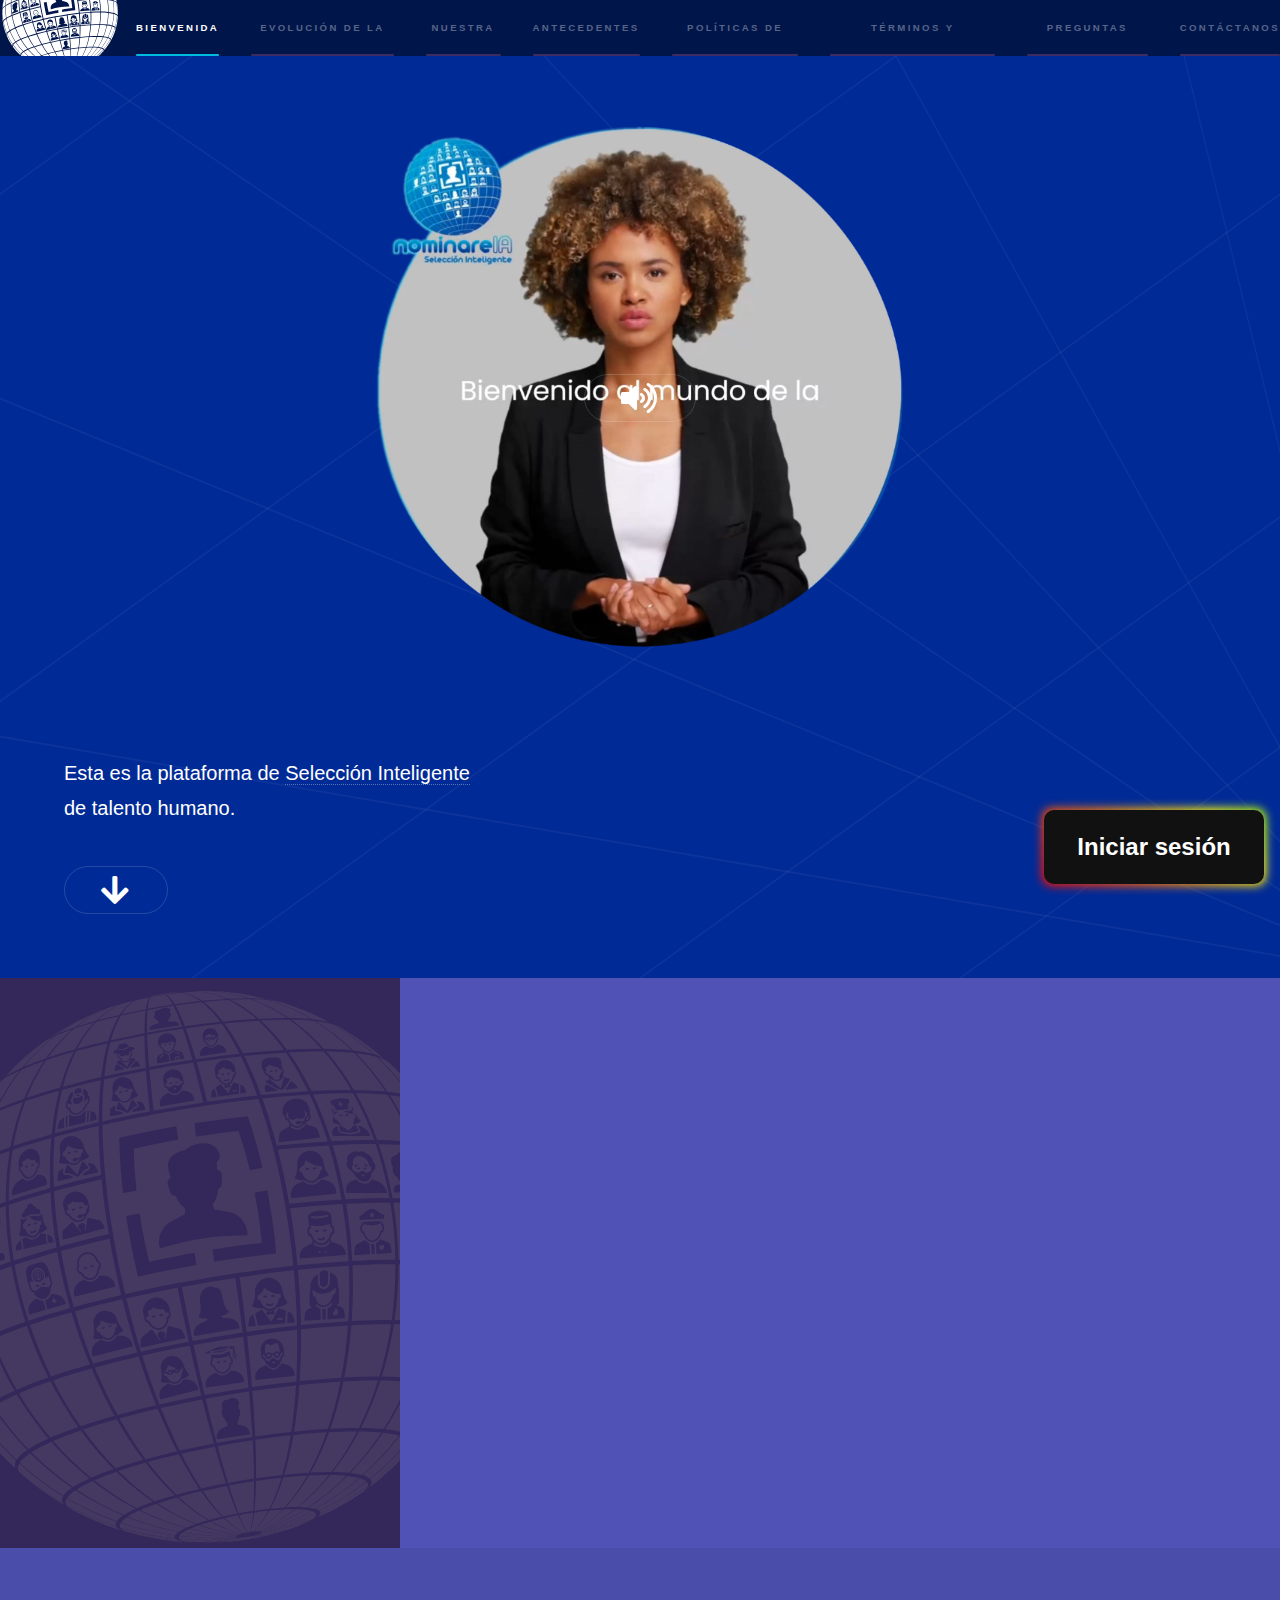
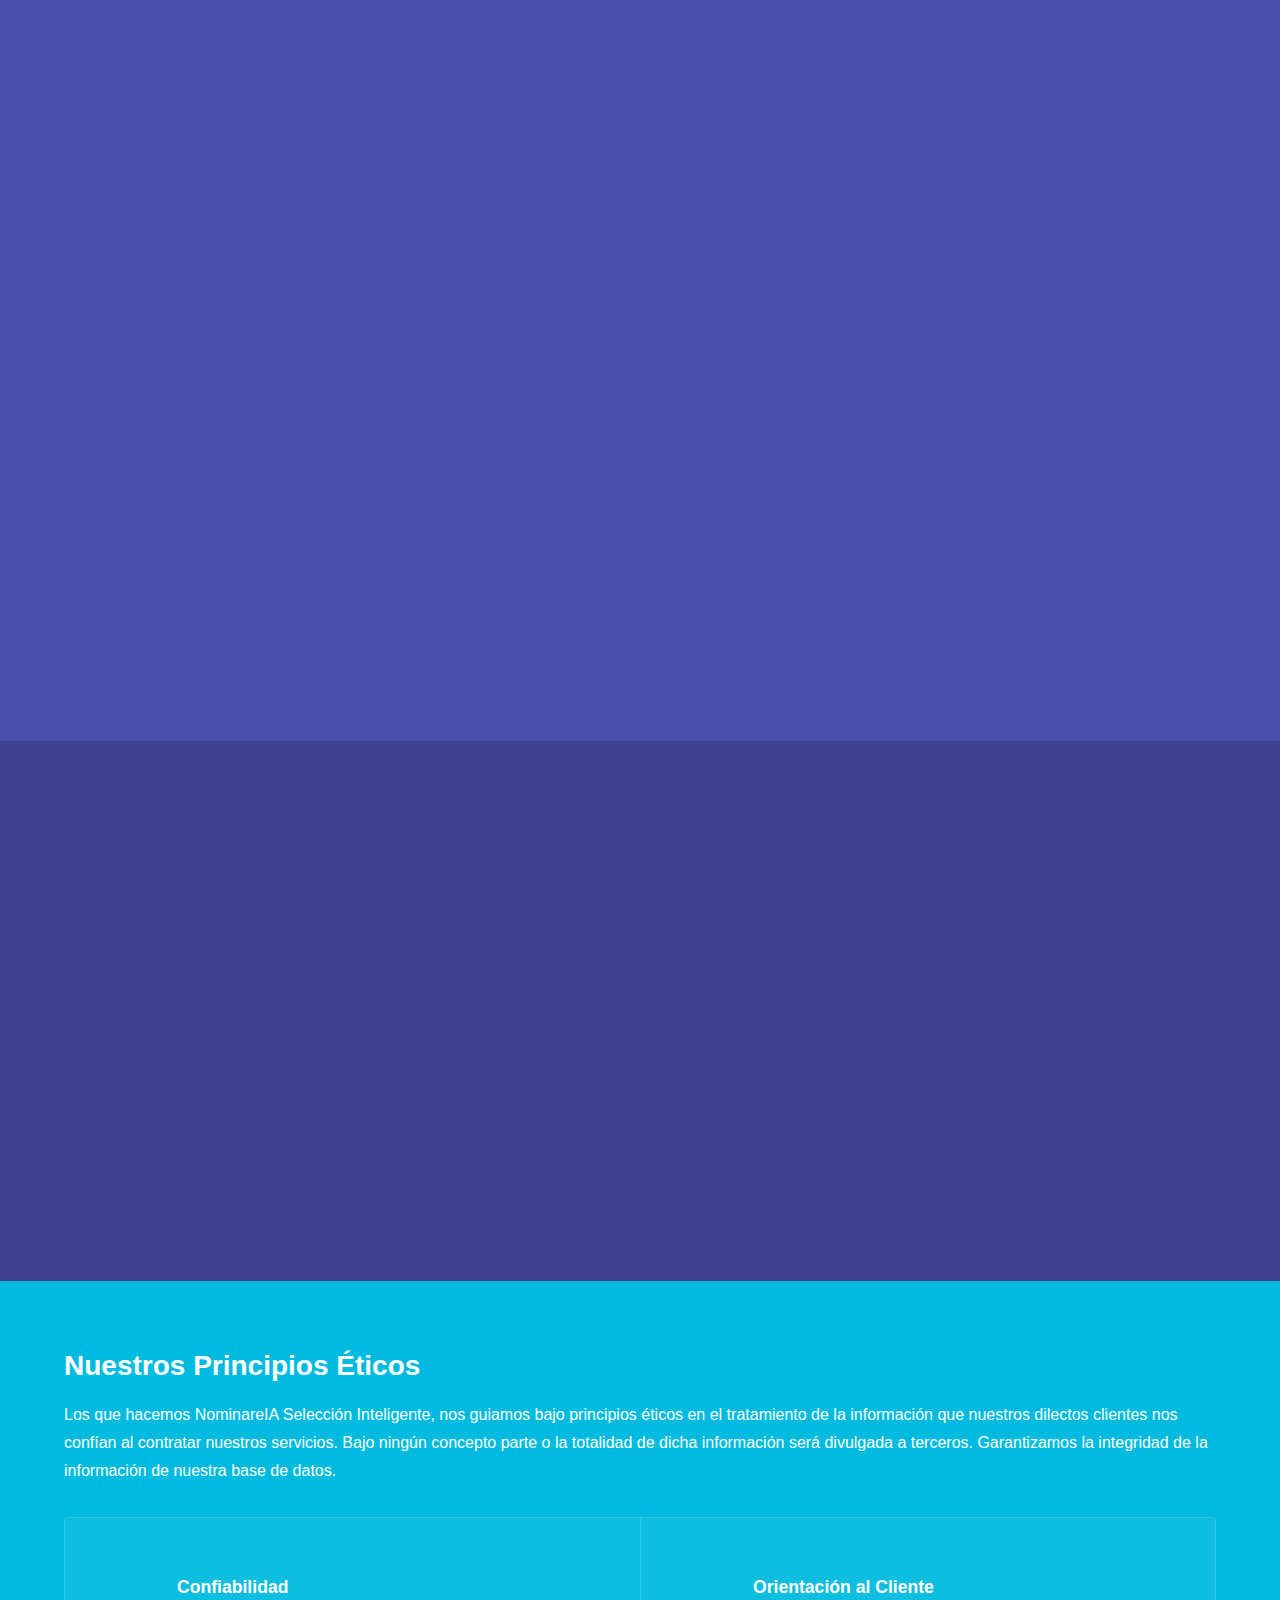
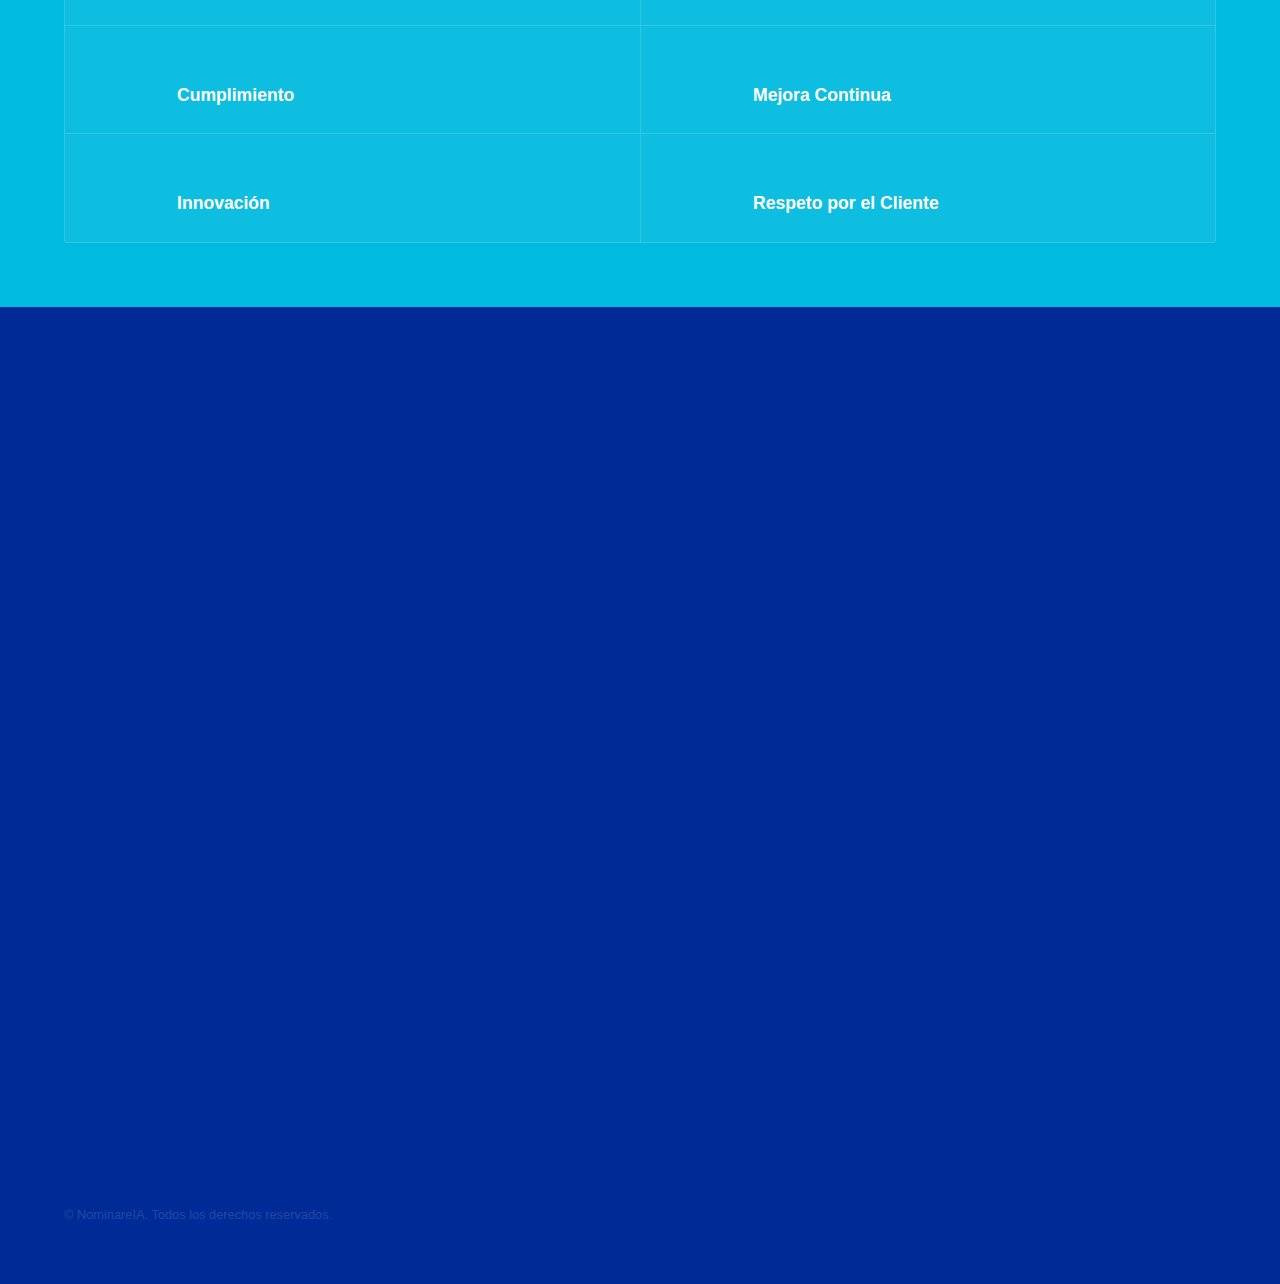
<file: index.html>
<!DOCTYPE HTML>
<html>
	<head>
		<title>NominareIA</title>
		<meta charset="utf-8" />
		<meta name="viewport" content="width=device-width, initial-scale=1, user-scalable=no" />
		<link rel="apple-touch-icon" href="/images/icons/apple-icon-57x57.png" sizes="57x57"/>
		<link rel="apple-touch-icon" href="/images/icons/apple-icon-60x60.png" sizes="60x60"/>
		<link rel="apple-touch-icon" href="/images/icons/apple-icon-72x72.png" sizes="72x72"/>
		<link rel="apple-touch-icon" href="/images/icons/apple-icon-76x76.png" sizes="76x76"/>
		<link rel="apple-touch-icon" href="/images/icons/apple-icon-114x114.png" sizes="114x114"/>
		<link rel="apple-touch-icon" href="/images/icons/apple-icon-120x120.png" sizes="120x120"/>
		<link rel="apple-touch-icon" href="/images/icons/apple-icon-144x144.png" sizes="144x144"/>
		<link rel="apple-touch-icon" href="/images/icons/apple-icon-152x152.png" sizes="152x152"/>
		<link rel="apple-touch-icon" href="/images/icons/apple-icon-180x180.png" sizes="180x180"/>
		<link rel="icon" type="image/png" sizes="16x16" href="/images/icons/favicon-16x16.png"/>
		<link rel="icon" type="image/png" sizes="32x32" href="/images/icons/favicon-32x32.png"/>
		<link rel="icon" type="image/png" sizes="96x96" href="/images/icons/favicon-96x96.png"/>
		<link rel="stylesheet" href="assets/css/main.css" />
		<link rel="stylesheet" href="assets/css/home.css" />
		<noscript><link rel="stylesheet" href="assets/css/noscript.css" /></noscript>
	</head>
	<body id="home-body" class="is-preload">

		<!-- Header -->
		<header id="header" class="header-mobile">
			<img class="header__logo" src="images/icons/logo.svg" alt="NominareIA isotipo en cabecera" />
			<a href="/" class="title">NominareIA</a>
			<nav>
				<ul>
					<li><a href="#evolucion">Evolución</a></li>
					<li><a href="#mision-vision">Ética</a></li>
					<li><a href="antecedentes.html">Antecedentes</a></li>
					<li><a href="politicas-privacidad.html">Políticas</a></li>
					<li><a href="terminos-condiciones.html">Términos</a></li>
					<li><a href="faqs.html">Preguntas</a></li>
					<li><a href="#contacto">Contáctanos</a></li>
				</ul>
			</nav>
		</header>

		<a class="glow-on-hover" href=" https://nominareia.com/app/" target="_blank">Iniciar sesión</a>

		<!-- Sidebar -->
			<section id="sidebar">
				<div class="inner">
					<img class="sidebar__logo" src="images/icons/nominare-logo-white-vertical.svg" alt="Logo de NominareIA en barra lateral" />
					<nav>
						<ul>
							<li><a href="#intro">Bienvenida</a></li>
							<li><a href="#evolucion">Evolución de la selección</a></li>
							<li><a href="#mision-vision">Nuestra ética</a></li>
							<li><a href="antecedentes.html">Antecedentes</a></li>
							<li><a href="politicas-privacidad.html">Políticas de privacidad</a></li>
							<li><a href="terminos-condiciones.html">Términos y condiciones de uso</a></li>
							<li><a href="faqs.html">Preguntas frecuentes</a></li>
							<li><a href="#contacto">Contáctanos</a></li>
						</ul>
					</nav>
				</div>
			</section>

		

		<!-- Wrapper -->
			<div id="wrapper">

				<!-- Intro -->
					<section id="intro" class="wrapper style1 fullscreen fade-up">
						<div class="inner wrapper-media">
							<video class="wrapper-media__video" id="welcomeVideo" autoplay playsinline muted preload poster="">
								<source src="video/bienvenida.webm" />
							</video>
							<button id="playVideo" class="wrapper-media__play"><i class="fas fa-volume-up wrapper-media__play-icon"></i></button>
						</div>
						<div class="inner">
							<p>Esta es la plataforma de <a href="#" onclick="event.preventDefault()">Selección Inteligente</a><br />
							de talento humano.</p>
							<ul class="actions">
								<li>
									<a href="#evolucion" class="button button--mobile button-self"><i class="fas fa-arrow-down button-self__icon"></i></a>
									<a href="#evolucion" class="button button--desktop scrolly button-self"><i class="fas fa-arrow-down button-self__icon"></i></a>
								</li>
							</ul>
						</div>
					</section>

				<!-- Evolución -->
					<section id="evolucion" class="wrapper style2 spotlights">
						<section>
							<a href="#" class="image"><img src="images/icons/logo.svg" alt="" data-position="center center" /></a>
							<div class="content">
								<div class="inner">
									<h2>¿Cómo evoluciona su selección de Candidatos al usar Inteligencia Artificial (IA)?</h2>
									<p>Ahora es muy común ver muchas aplicaciones utilizando Inteligencia Artificial, sus algoritmos
										predicen lo que el usuario desea y muestra resultados que nos solucionan mucho nuestro
										trabajo en muy poco tiempo, y además son divertidas.
									</p>
									<p>
										NominareIA©, utiliza un algoritmo de IA, que permite ser más eficiente y preciso al valorar sus
										candidatos, nuestro método permite reducir considerablemente el tiempo de evaluación, con
										preguntas adaptadas al nivel requerido para el perfil solicitado, no hay dos evaluaciones
										completamente iguales, nuestro banco de preguntas por Competencias Blandas, Duras y
										Técnicas, va constantemente incrementándose.
									</p>
									<p>
										Nuestra plataforma aprende de las respuestas que dan los candidatos, por lo que nuestros
										clientes tendrán resultados más adaptados a la realidad cambiante del entorno.</p>
									</p>
								</div>
							</div>
						</section>
						<section class="wrapper fade-up capture-container">
							<div class="inner capture">
								<h2 class="capture__title">Todos sus procesos de Reclutamiento en un
									solo lugar, y al alcance de sus manos</h2>
								<picture class="capture__picture">
									<source srcset="images/desktop-app-update.png" media="(min-width: 481px)" class="capture__desktop" />
									<source srcset="images/mobile-app-update.png" media="(max-width: 480px)" class="capture__mobile" />
									<img src="images/desktop-app.png" alt="Applicación Web Versión Desktop" class="capture__desktop">
								</picture>
							</div>
						</section>
					</section>

				<!-- Mision Vision -->
				<section id="mision-vision" class="wrapper style2-alt fade-up">
					<section class="inner mision-vision">
						<h2>Misión</h2>
						<blockquote>Brindar un sitio web especializado en evaluación integral de candidatos con altos estándares de calidad, ética, eficiencia y
							soporte oportuno. Creando un compromiso con nuestros clientes de ofrecerles una herramienta de última generación,
							siempre a la vanguardia, de costo asequible y que permita obtener resultados confiables.</blockquote>
					</section>
					<section class="inner mision-vision">
						<h2>Visión</h2>
						<blockquote>Ser la plataforma Online preferida por las empresas Latinoamericanas para la valoración y medición de su Capital Humano, por
							su sencillez de uso y alto estándar de calidad en el procesamiento de la información.</blockquote>
					</section>
				</section>

				<!-- Two -->
					<section id="ethics" class="wrapper style3 fade-up">
						<div class="inner">
							<h2>Nuestros Principios Éticos</h2>
							<p>Los que hacemos NominareIA Selección Inteligente, nos guiamos bajo principios éticos en el tratamiento de la información que
								nuestros dilectos clientes nos confían al contratar nuestros servicios. Bajo ningún concepto parte o la totalidad de dicha
								información será divulgada a terceros. Garantizamos la integridad de la información de nuestra base de datos.</p>
							<div class="features">
								<section>
									<span class="icon solid major fa-handshake"></span>
									<h3>Confiabilidad</h3>
								</section>
								<section>
									<span class="icon solid major fa-info-circle"></span>
									<h3>Orientación al Cliente</h3>
								</section>
								<section>
									<span class="icon solid major fa-clipboard-check"></span>
									<h3>Cumplimiento</h3>
								</section>
								<section>
									<span class="icon solid major fa-cog"></span>
									<h3>Mejora Continua</h3>
								</section>
								<section>
									<span class="icon solid major fa-gem"></span>
									<h3>Innovación</h3>
								</section>
								<section>
									<span class="icon major fa-smile-beam"></span>
									<h3>Respeto por el Cliente</h3>
								</section>
							</div>
						</div>
					</section>

				<!-- Contactanos -->
					<section id="contacto" class="wrapper style1 fade-up">
						<div class="inner">
							<h2>Contáctanos</h2>
							<p>Si desea más información sobre el producto, y brindarle atención personalizada a su requerimiento, llene el formulario con sus datos, con gusto lo atenderemos:</p>
							<div class="split style1">
								<section>
									<form method="post" action="https://nominare.app/nominare/formulario_contacto">
										<div class="fields">
											<input type="hidden" name="form-name" value="contact" /> 
											<div class="field half">
												<label for="name">Nombre*</label>
												<input type="text" name="name" id="name" required />
											</div>
											<div class="field half">
												<label for="lastname">Apellidos*</label>
												<input type="text" name="lastname" id="lastname"  required />
											</div>
											<div class="field half">
												<label for="email">Email*</label>
												<input type="text" name="email" id="email" required />
											</div>
											<div class="field half">
												<label for="country">País</label>
												<input type="text" name="country" id="country" />
											</div>
											<div class="field half">
												<label for="city">Ciudad</label>
												<input type="text" name="city" id="city" />
											</div>
											<div class="field half">
												<label for="company">Compañía</label>
												<input type="text" name="company" id="company" />
											</div>
											<div class="field half">
												<label for="jobTitle">Cargo</label>
												<input type="text" name="jobTitle" id="jobTitle" />
											</div>
											<div class="field half">
												<label for="phone">Teléfono</label>
												<input type="text" name="phone" id="phone" />
											</div>
											<div class="field half">
												<label for="mobilephone">Celular*</label>
												<input type="text" name="mobilephone" id="mobilephone" required />
											</div>
											<!--div class="field">
												<label for="message">Message</label>
												<textarea name="message" id="message" rows="5"></textarea>
											</div-->
										</div>
										<ul class="actions">
											<li><button type="submit" href="" disabled class="button submit">Enviar datos</button></li>
										</ul>
									</form>
								</section>
								<section>
									<ul class="contact">
										<li>
											<h3>Email</h3>
											<a href="mailto:admin@nominare.app">admin@nominare.app</a>
										</li>
										<li>
											<h3>Telefono</h3>
											<a href="tel:(593) 999-994-3637">(593) 999-994-3637</a>
										</li>
										<li>
											<h3>Dirección</h3>
											<span>Guayaquil, Ecuador</span>
										</li>
										<li>
											<h3>Social</h3>
											<ul class="icons">
												<li><a href="https://www.linkedin.com/in/sistema-nominare-app-825445184/" class="icon brands fa-linkedin-in" target="_blank"><span class="label">LinkedIn</span></a></li>
											</ul>
										</li>
									</ul>
								</section>
							</div>
						</div>
					</section>

			</div>

		<!-- Footer -->
			<footer id="footer" class="wrapper style1-alt">
				<div class="inner">
					<ul class="menu">
						<li>&copy; NominareIA. Todos los derechos reservados.</li>
					</ul>
				</div>
			</footer>

		<!-- Scripts -->
			<script src="assets/js/jquery.min.js"></script>
			<script src="assets/js/jquery.scrollex.min.js"></script>
			<script src="assets/js/jquery.scrolly.min.js"></script>
			<script src="assets/js/browser.min.js"></script>
			<script src="assets/js/breakpoints.min.js"></script>
			<script src="assets/js/util.js"></script>
			<script src="assets/js/main.js"></script>

	</body>
</html>
</file>
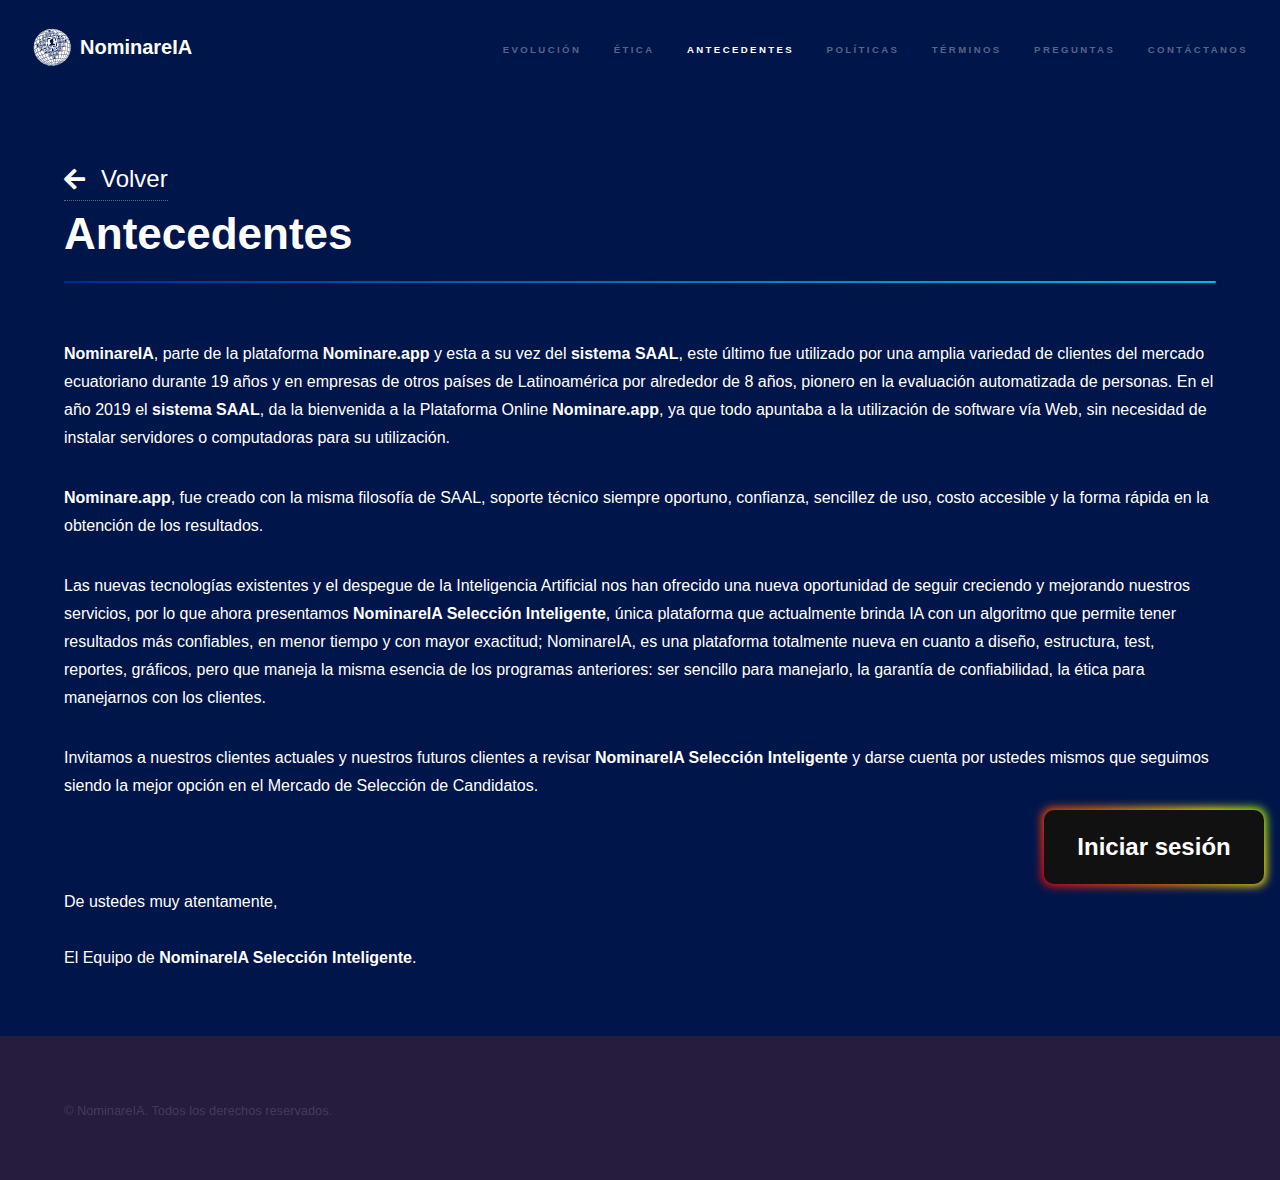
<file: antecedentes.html>
<!DOCTYPE HTML>
<!--
	Hyperspace by HTML5 UP
	html5up.net | @ajlkn
	Free for personal and commercial use under the CCA 3.0 license (html5up.net/license)
-->
<html>
	<head>
		<title>NominareIA - Antecedentes</title>
		<meta charset="utf-8" />
		<meta name="viewport" content="width=device-width, initial-scale=1, user-scalable=no" />
		<link rel="apple-touch-icon" href="/images/icons/apple-icon-57x57.png" sizes="57x57"/>
		<link rel="apple-touch-icon" href="/images/icons/apple-icon-60x60.png" sizes="60x60"/>
		<link rel="apple-touch-icon" href="/images/icons/apple-icon-72x72.png" sizes="72x72"/>
		<link rel="apple-touch-icon" href="/images/icons/apple-icon-76x76.png" sizes="76x76"/>
		<link rel="apple-touch-icon" href="/images/icons/apple-icon-114x114.png" sizes="114x114"/>
		<link rel="apple-touch-icon" href="/images/icons/apple-icon-120x120.png" sizes="120x120"/>
		<link rel="apple-touch-icon" href="/images/icons/apple-icon-144x144.png" sizes="144x144"/>
		<link rel="apple-touch-icon" href="/images/icons/apple-icon-152x152.png" sizes="152x152"/>
		<link rel="apple-touch-icon" href="/images/icons/apple-icon-180x180.png" sizes="180x180"/>
		<link rel="icon" type="image/png" sizes="16x16" href="/images/icons/favicon-16x16.png"/>
		<link rel="icon" type="image/png" sizes="32x32" href="/images/icons/favicon-32x32.png"/>
		<link rel="icon" type="image/png" sizes="96x96" href="/images/icons/favicon-96x96.png"/>
		<link rel="stylesheet" href="assets/css/main.css" />
		<noscript><link rel="stylesheet" href="assets/css/noscript.css" /></noscript>
	</head>
	<body class="is-preload">

		<!-- Header -->
			<header id="header">
				<img class="header__logo" src="images/icons/logo.svg" alt="NominareIA isotipo en cabecera" />
				<a href="index.html" class="title">NominareIA</a>
				<nav>
					<ul>
						<li><a href="index.html#evolucion">Evolución</a></li>
						<li><a href="index.html#mision-vision">Ética</a></li>
						<li><a href="antecedentes.html" class="active">Antecedentes</a></li>
						<li><a href="politicas-privacidad.html">Políticas</a></li>
						<li><a href="terminos-condiciones.html">Términos</a></li>
						<li><a href="faqs.html">Preguntas</a></li>
						<li><a href="index.html#contacto">Contáctanos</a></li>
					</ul>
				</nav>
			</header>

			<a class="glow-on-hover" href=" https://nominareia.com/app/" target="_blank">Iniciar sesión</a>


		<!-- Wrapper -->
			<div id="wrapper">

				<!-- Main -->
					<section id="main" class="wrapper">
						<div class="inner">
							<a class="cta-back" href="index.html"><i class="fa fa-arrow-left cta-back__icon" aria-hidden="true"></i> Volver</a>
							<h1 class="major">Antecedentes</h1>
							<p>
                                <strong>NominareIA</strong>, parte de la plataforma <strong>Nominare.app</strong> y esta a su vez del <strong>sistema SAAL</strong>, este último fue utilizado por una amplia
                                variedad de clientes del mercado ecuatoriano durante 19 años y en empresas de otros países de Latinoamérica por alrededor de 8
                                años, pionero en la evaluación automatizada de personas. En el año 2019 el <strong>sistema SAAL</strong>, da la bienvenida a la Plataforma Online
                                <strong>Nominare.app</strong>, ya que todo apuntaba a la utilización de software vía Web, sin necesidad de instalar servidores o computadoras
                                para su utilización.  
                            </p>
                            <p>
                                <strong>Nominare.app</strong>, fue creado con la misma filosofía de SAAL, soporte técnico siempre oportuno, confianza, sencillez de uso, costo
accesible y la forma rápida en la obtención de los resultados.
                            </p>
                            <p>
                                Las nuevas tecnologías existentes y el despegue de la Inteligencia Artificial nos han ofrecido una nueva oportunidad de seguir
creciendo y mejorando nuestros servicios, por lo que ahora presentamos <strong>NominareIA Selección Inteligente</strong>, única plataforma que
actualmente brinda IA con un algoritmo que permite tener resultados más confiables, en menor tiempo y con mayor exactitud;
NominareIA, es una plataforma totalmente nueva en cuanto a diseño, estructura, test, reportes, gráficos, pero que maneja la
misma esencia de los programas anteriores: ser sencillo para manejarlo, la garantía de confiabilidad, la ética para manejarnos con
los clientes.
                            </p>
                            <p>
                                Invitamos a nuestros clientes actuales y nuestros futuros clientes a revisar <strong>NominareIA Selección Inteligente</strong> y darse cuenta por
ustedes mismos que seguimos siendo la mejor opción en el Mercado de Selección de Candidatos.
                            </p>
                            <br><br>
                            <p>
                                De ustedes muy atentamente,
                                <br>
                                <br>
                                El Equipo de <strong>NominareIA Selección Inteligente</strong>.
                            </p>
						</div>
					</section>

			</div>

		<!-- Footer -->
			<footer id="footer" class="wrapper alt">
				<div class="inner">
					<ul class="menu">
						<li>&copy; NominareIA. Todos los derechos reservados.</li>
					</ul>
				</div>
			</footer>

		<!-- Scripts -->
			<script src="assets/js/jquery.min.js"></script>
			<script src="assets/js/jquery.scrollex.min.js"></script>
			<script src="assets/js/jquery.scrolly.min.js"></script>
			<script src="assets/js/browser.min.js"></script>
			<script src="assets/js/breakpoints.min.js"></script>
			<script src="assets/js/util.js"></script>
			<script src="assets/js/main.js"></script>

	</body>
</html>
</file>
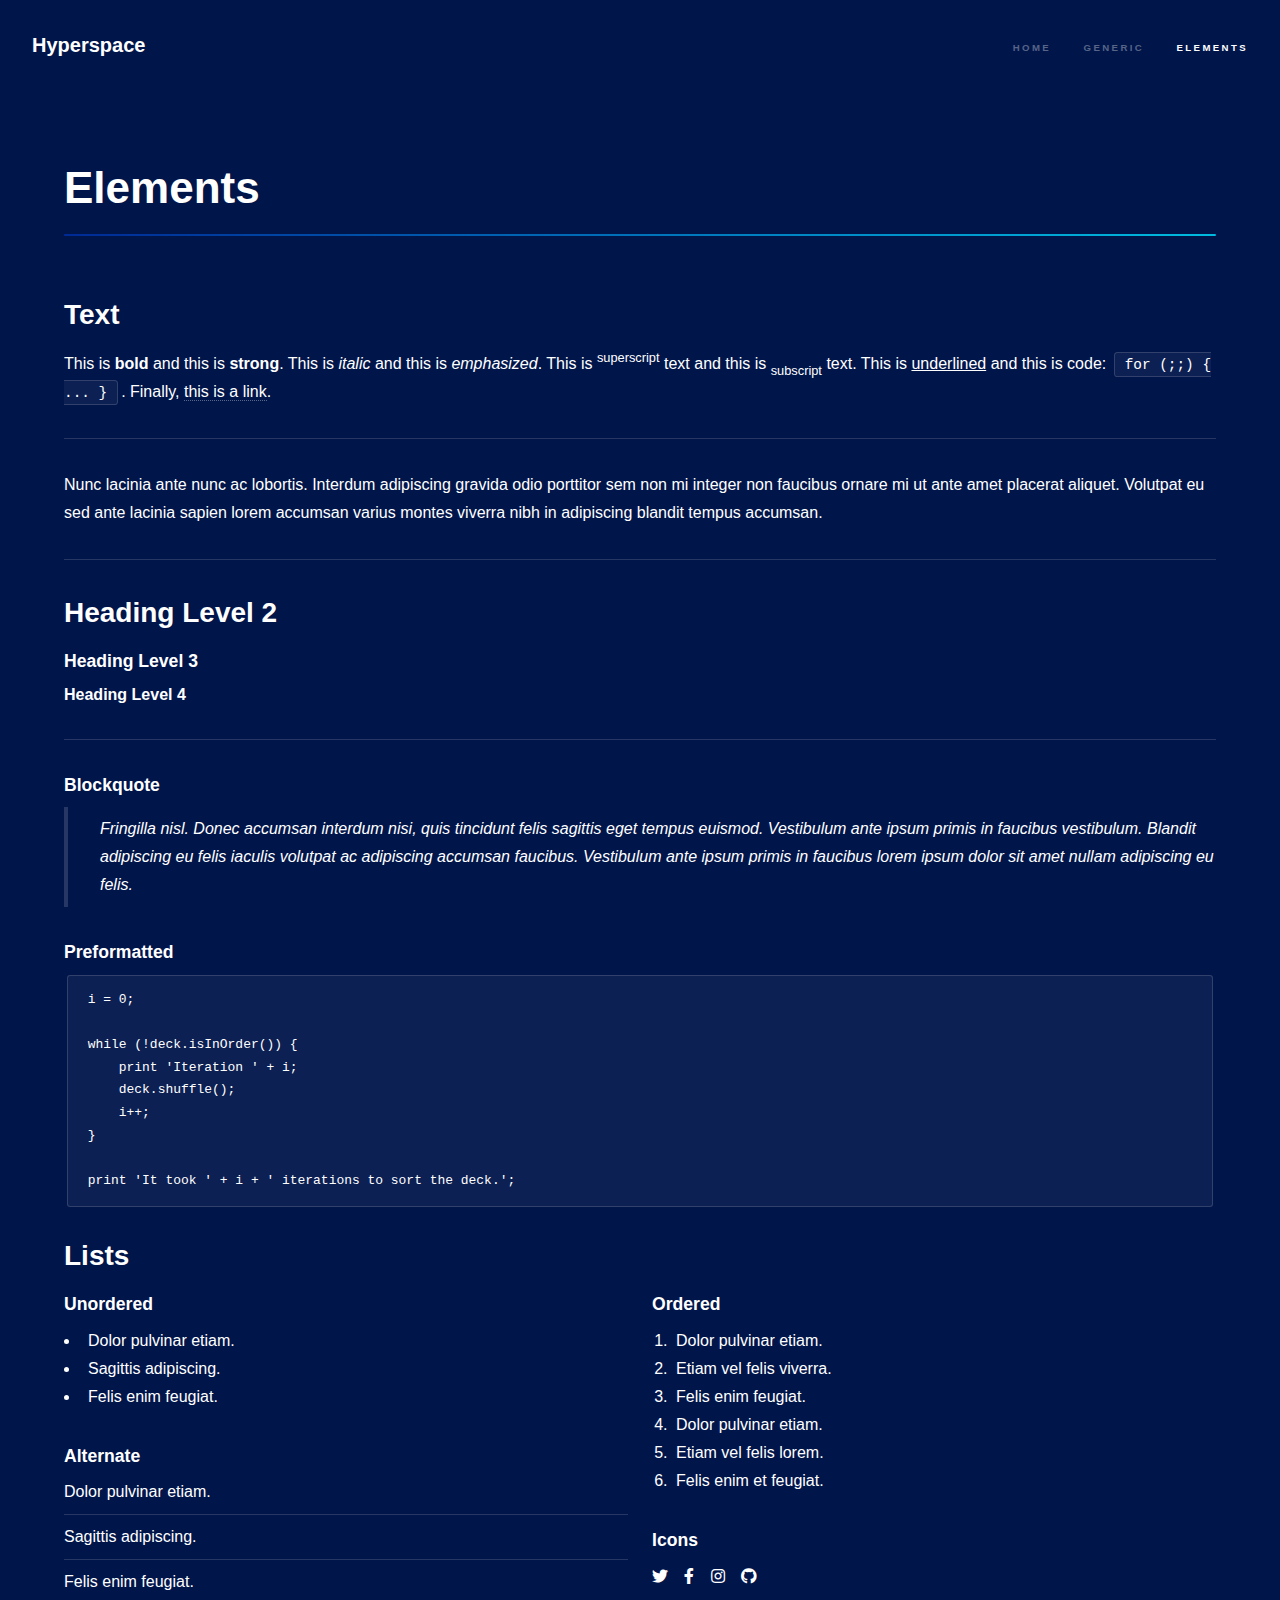
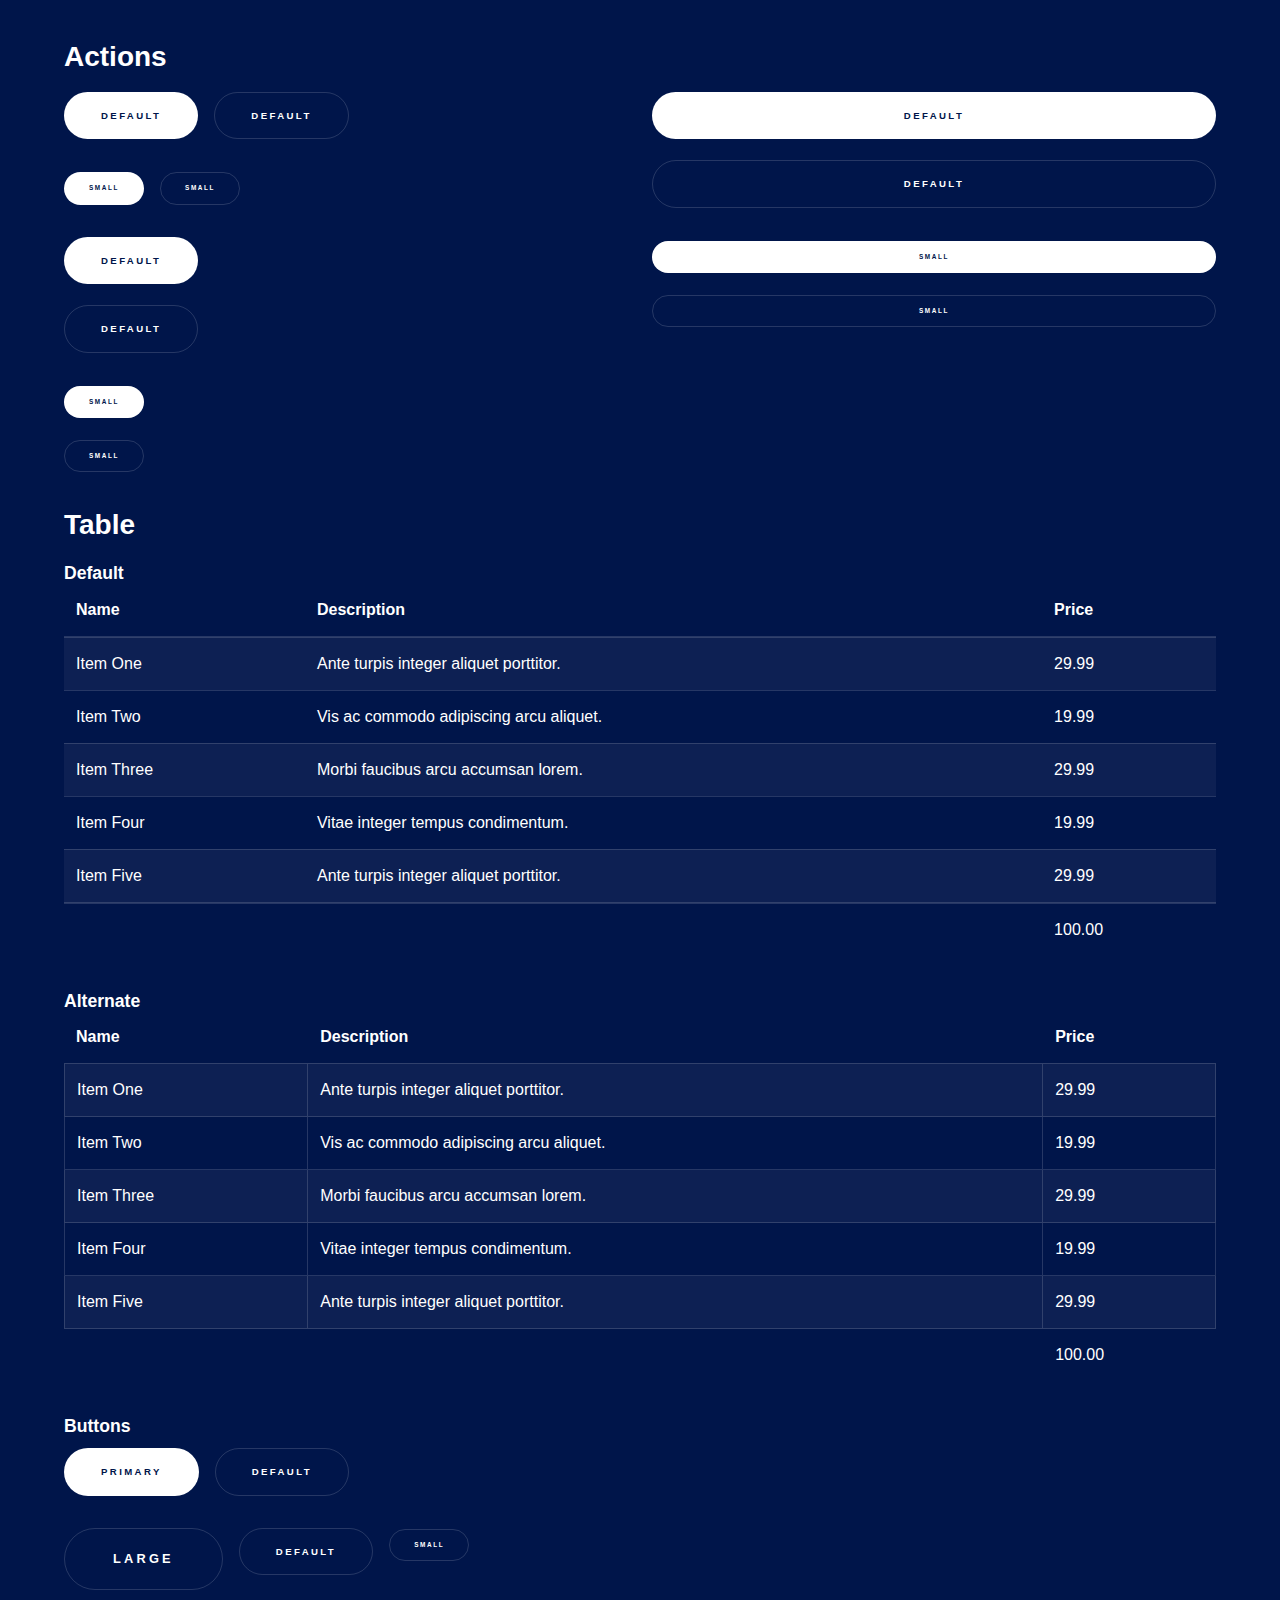
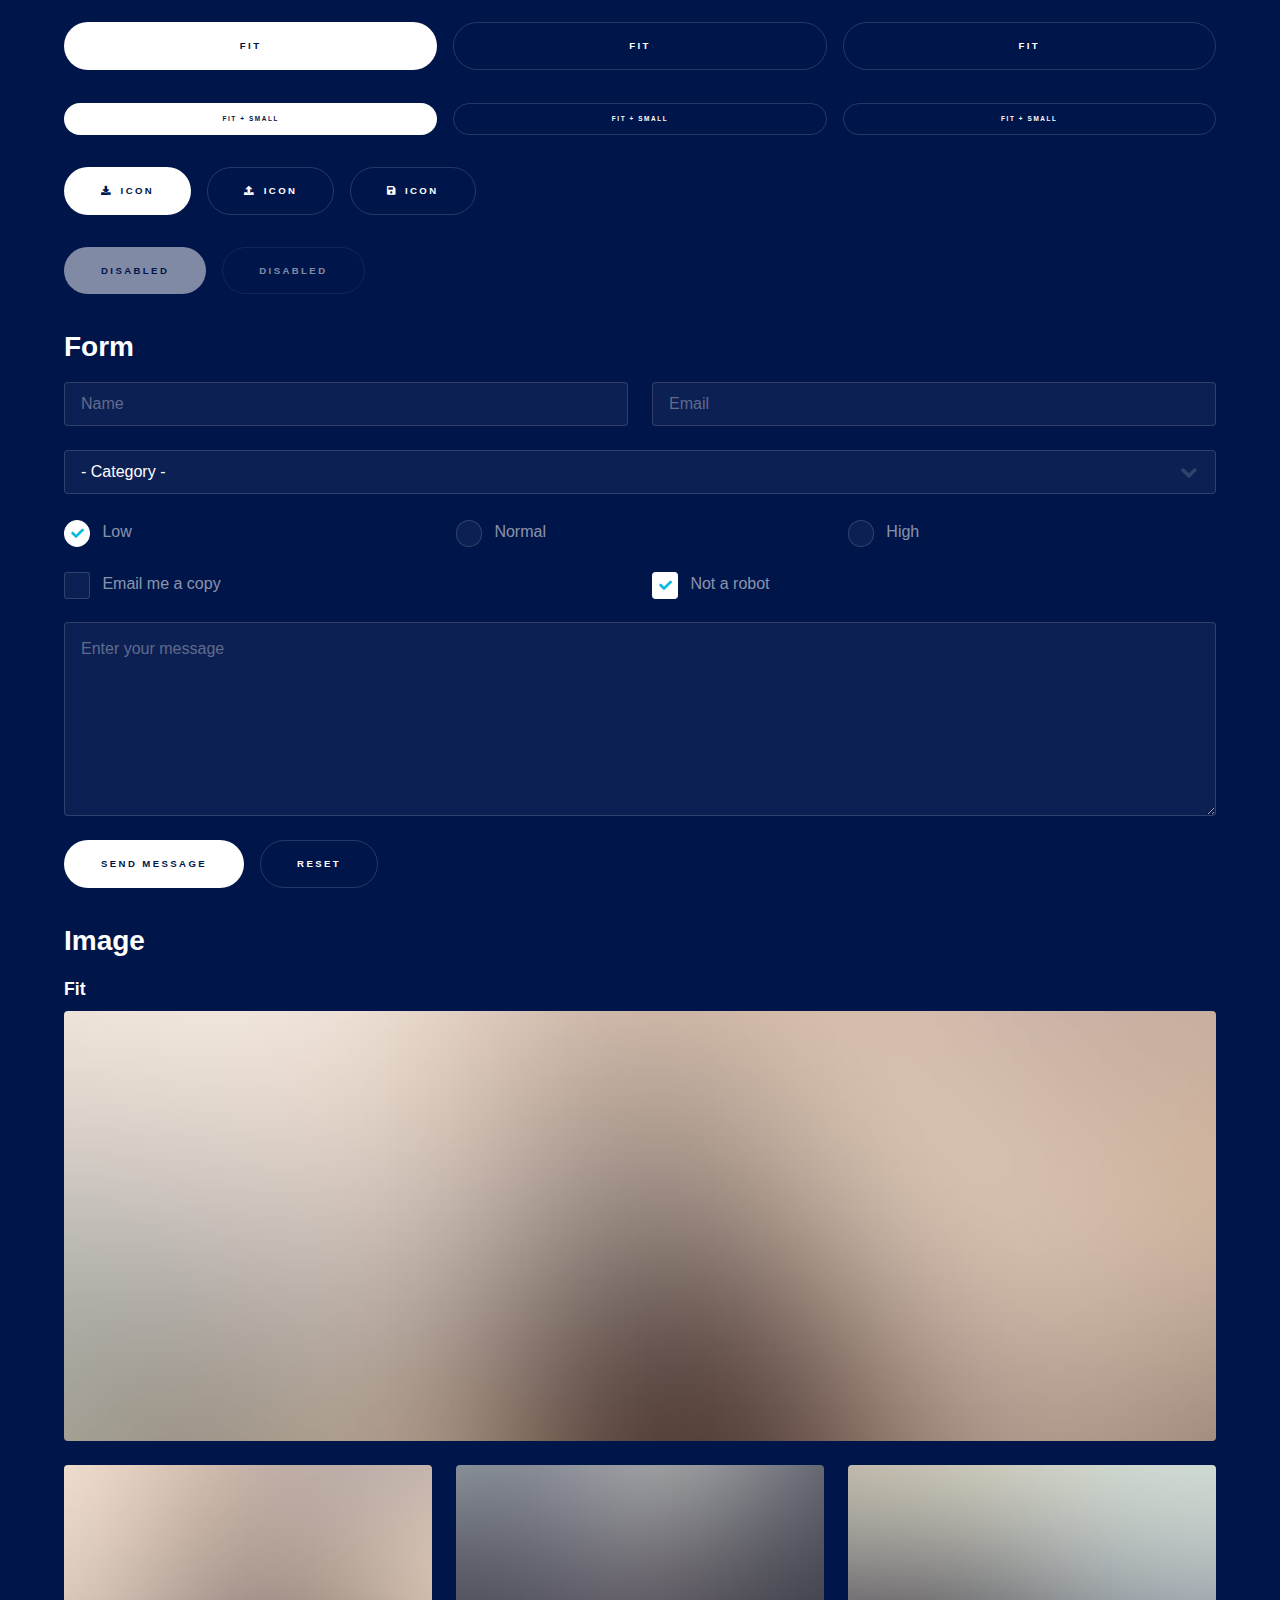
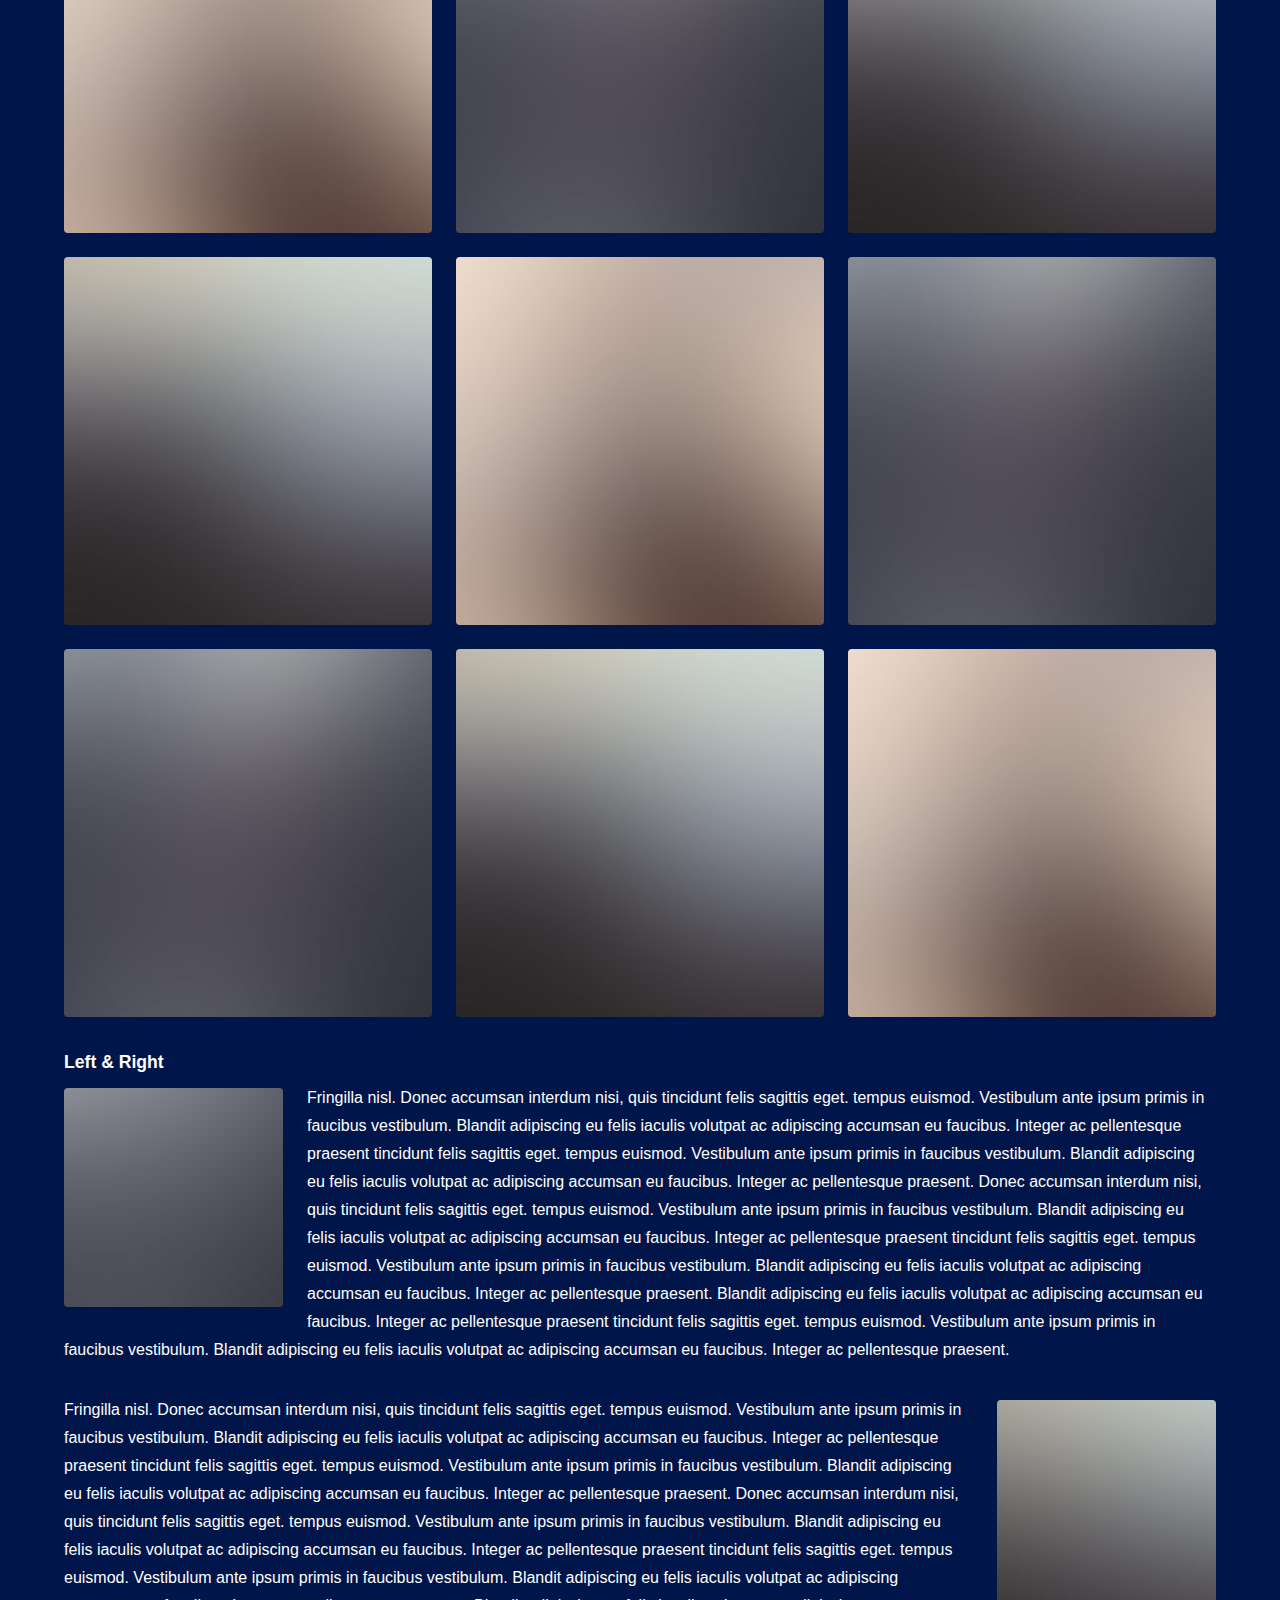
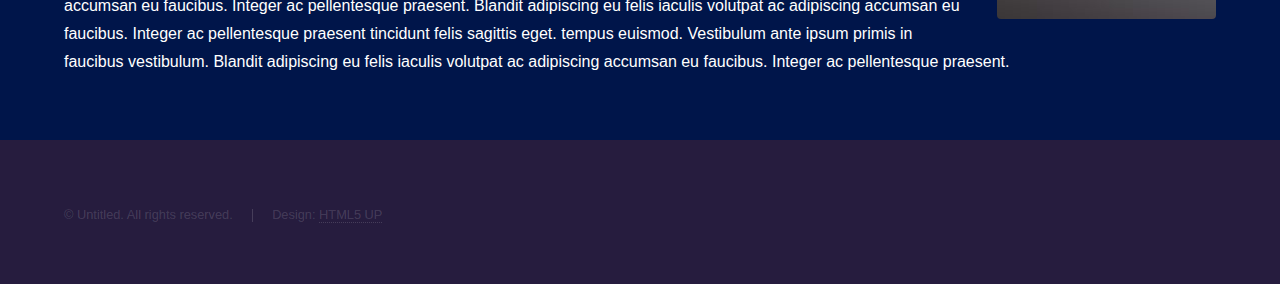
<file: elements.html>
<!DOCTYPE HTML>
<!--
	Hyperspace by HTML5 UP
	html5up.net | @ajlkn
	Free for personal and commercial use under the CCA 3.0 license (html5up.net/license)
-->
<html>
	<head>
		<title>Elements - Hyperspace by HTML5 UP</title>
		<meta charset="utf-8" />
		<meta name="viewport" content="width=device-width, initial-scale=1, user-scalable=no" />
		<link rel="stylesheet" href="assets/css/main.css" />
		<noscript><link rel="stylesheet" href="assets/css/noscript.css" /></noscript>
	</head>
	<body class="is-preload">

		<!-- Header -->
			<header id="header">
				<a href="index.html" class="title">Hyperspace</a>
				<nav>
					<ul>
						<li><a href="index.html">Home</a></li>
						<li><a href="generic.html">Generic</a></li>
						<li><a href="elements.html"  class="active">Elements</a></li>
					</ul>
				</nav>
			</header>

		<!-- Wrapper -->
			<div id="wrapper">

				<!-- Main -->
					<section id="main" class="wrapper">
						<div class="inner">
							<h1 class="major">Elements</h1>

							<!-- Text -->
								<section>
									<h2>Text</h2>
									<p>This is <b>bold</b> and this is <strong>strong</strong>. This is <i>italic</i> and this is <em>emphasized</em>.
									This is <sup>superscript</sup> text and this is <sub>subscript</sub> text.
									This is <u>underlined</u> and this is code: <code>for (;;) { ... }</code>. Finally, <a href="#">this is a link</a>.</p>
									<hr />
									<p>Nunc lacinia ante nunc ac lobortis. Interdum adipiscing gravida odio porttitor sem non mi integer non faucibus ornare mi ut ante amet placerat aliquet. Volutpat eu sed ante lacinia sapien lorem accumsan varius montes viverra nibh in adipiscing blandit tempus accumsan.</p>
									<hr />
									<h2>Heading Level 2</h2>
									<h3>Heading Level 3</h3>
									<h4>Heading Level 4</h4>
									<hr />
									<h3>Blockquote</h3>
									<blockquote>Fringilla nisl. Donec accumsan interdum nisi, quis tincidunt felis sagittis eget tempus euismod. Vestibulum ante ipsum primis in faucibus vestibulum. Blandit adipiscing eu felis iaculis volutpat ac adipiscing accumsan faucibus. Vestibulum ante ipsum primis in faucibus lorem ipsum dolor sit amet nullam adipiscing eu felis.</blockquote>
									<h3>Preformatted</h3>
									<pre><code>i = 0;

while (!deck.isInOrder()) {
    print 'Iteration ' + i;
    deck.shuffle();
    i++;
}

print 'It took ' + i + ' iterations to sort the deck.';</code></pre>
								</section>

							<!-- Lists -->
								<section>
									<h2>Lists</h2>
									<div class="row">
										<div class="col-6 col-12-medium">
											<h3>Unordered</h3>
											<ul>
												<li>Dolor pulvinar etiam.</li>
												<li>Sagittis adipiscing.</li>
												<li>Felis enim feugiat.</li>
											</ul>
											<h3>Alternate</h3>
											<ul class="alt">
												<li>Dolor pulvinar etiam.</li>
												<li>Sagittis adipiscing.</li>
												<li>Felis enim feugiat.</li>
											</ul>
										</div>
										<div class="col-6 col-12-medium">
											<h3>Ordered</h3>
											<ol>
												<li>Dolor pulvinar etiam.</li>
												<li>Etiam vel felis viverra.</li>
												<li>Felis enim feugiat.</li>
												<li>Dolor pulvinar etiam.</li>
												<li>Etiam vel felis lorem.</li>
												<li>Felis enim et feugiat.</li>
											</ol>
											<h3>Icons</h3>
											<ul class="icons">
												<li><a href="#" class="icon brands fa-twitter"><span class="label">Twitter</span></a></li>
												<li><a href="#" class="icon brands fa-facebook-f"><span class="label">Facebook</span></a></li>
												<li><a href="#" class="icon brands fa-instagram"><span class="label">Instagram</span></a></li>
												<li><a href="#" class="icon brands fa-github"><span class="label">Github</span></a></li>
											</ul>
										</div>
									</div>
									<h2>Actions</h2>
									<div class="row">
										<div class="col-6 col-12-medium">
											<ul class="actions">
												<li><a href="#" class="button primary">Default</a></li>
												<li><a href="#" class="button">Default</a></li>
											</ul>
											<ul class="actions small">
												<li><a href="#" class="button primary small">Small</a></li>
												<li><a href="#" class="button small">Small</a></li>
											</ul>
											<ul class="actions stacked">
												<li><a href="#" class="button primary">Default</a></li>
												<li><a href="#" class="button">Default</a></li>
											</ul>
											<ul class="actions stacked">
												<li><a href="#" class="button primary small">Small</a></li>
												<li><a href="#" class="button small">Small</a></li>
											</ul>
										</div>
										<div class="col-6 col-12-medium">
											<ul class="actions stacked">
												<li><a href="#" class="button primary fit">Default</a></li>
												<li><a href="#" class="button fit">Default</a></li>
											</ul>
											<ul class="actions stacked">
												<li><a href="#" class="button primary small fit">Small</a></li>
												<li><a href="#" class="button small fit">Small</a></li>
											</ul>
										</div>
									</div>
								</section>

							<!-- Table -->
								<section>
									<h2>Table</h2>
									<h3>Default</h3>
									<div class="table-wrapper">
										<table>
											<thead>
												<tr>
													<th>Name</th>
													<th>Description</th>
													<th>Price</th>
												</tr>
											</thead>
											<tbody>
												<tr>
													<td>Item One</td>
													<td>Ante turpis integer aliquet porttitor.</td>
													<td>29.99</td>
												</tr>
												<tr>
													<td>Item Two</td>
													<td>Vis ac commodo adipiscing arcu aliquet.</td>
													<td>19.99</td>
												</tr>
												<tr>
													<td>Item Three</td>
													<td> Morbi faucibus arcu accumsan lorem.</td>
													<td>29.99</td>
												</tr>
												<tr>
													<td>Item Four</td>
													<td>Vitae integer tempus condimentum.</td>
													<td>19.99</td>
												</tr>
												<tr>
													<td>Item Five</td>
													<td>Ante turpis integer aliquet porttitor.</td>
													<td>29.99</td>
												</tr>
											</tbody>
											<tfoot>
												<tr>
													<td colspan="2"></td>
													<td>100.00</td>
												</tr>
											</tfoot>
										</table>
									</div>

									<h3>Alternate</h3>
									<div class="table-wrapper">
										<table class="alt">
											<thead>
												<tr>
													<th>Name</th>
													<th>Description</th>
													<th>Price</th>
												</tr>
											</thead>
											<tbody>
												<tr>
													<td>Item One</td>
													<td>Ante turpis integer aliquet porttitor.</td>
													<td>29.99</td>
												</tr>
												<tr>
													<td>Item Two</td>
													<td>Vis ac commodo adipiscing arcu aliquet.</td>
													<td>19.99</td>
												</tr>
												<tr>
													<td>Item Three</td>
													<td> Morbi faucibus arcu accumsan lorem.</td>
													<td>29.99</td>
												</tr>
												<tr>
													<td>Item Four</td>
													<td>Vitae integer tempus condimentum.</td>
													<td>19.99</td>
												</tr>
												<tr>
													<td>Item Five</td>
													<td>Ante turpis integer aliquet porttitor.</td>
													<td>29.99</td>
												</tr>
											</tbody>
											<tfoot>
												<tr>
													<td colspan="2"></td>
													<td>100.00</td>
												</tr>
											</tfoot>
										</table>
									</div>
								</section>

							<!-- Buttons -->
								<section>
									<h3>Buttons</h3>
									<ul class="actions">
										<li><a href="#" class="button primary">Primary</a></li>
										<li><a href="#" class="button">Default</a></li>
									</ul>
									<ul class="actions">
										<li><a href="#" class="button large">Large</a></li>
										<li><a href="#" class="button">Default</a></li>
										<li><a href="#" class="button small">Small</a></li>
									</ul>
									<ul class="actions fit">
										<li><a href="#" class="button primary fit">Fit</a></li>
										<li><a href="#" class="button fit">Fit</a></li>
										<li><a href="#" class="button fit">Fit</a></li>
									</ul>
									<ul class="actions fit small">
										<li><a href="#" class="button primary fit small">Fit + Small</a></li>
										<li><a href="#" class="button fit small">Fit + Small</a></li>
										<li><a href="#" class="button fit small">Fit + Small</a></li>
									</ul>
									<ul class="actions">
										<li><a href="#" class="button primary icon solid fa-download">Icon</a></li>
										<li><a href="#" class="button icon solid fa-upload">Icon</a></li>
										<li><a href="#" class="button icon solid fa-save">Icon</a></li>
									</ul>
									<ul class="actions">
										<li><span class="button primary disabled">Disabled</span></li>
										<li><span class="button disabled">Disabled</span></li>
									</ul>
								</section>

							<!-- Form -->
								<section>
									<h2>Form</h2>
									<form method="post" action="#">
										<div class="row gtr-uniform">
											<div class="col-6 col-12-xsmall">
												<input type="text" name="demo-name" id="demo-name" value="" placeholder="Name" />
											</div>
											<div class="col-6 col-12-xsmall">
												<input type="email" name="demo-email" id="demo-email" value="" placeholder="Email" />
											</div>
											<div class="col-12">
												<select name="demo-category" id="demo-category">
													<option value="">- Category -</option>
													<option value="1">Manufacturing</option>
													<option value="1">Shipping</option>
													<option value="1">Administration</option>
													<option value="1">Human Resources</option>
												</select>
											</div>
											<div class="col-4 col-12-small">
												<input type="radio" id="demo-priority-low" name="demo-priority" checked>
												<label for="demo-priority-low">Low</label>
											</div>
											<div class="col-4 col-12-small">
												<input type="radio" id="demo-priority-normal" name="demo-priority">
												<label for="demo-priority-normal">Normal</label>
											</div>
											<div class="col-4 col-12-small">
												<input type="radio" id="demo-priority-high" name="demo-priority">
												<label for="demo-priority-high">High</label>
											</div>
											<div class="col-6 col-12-small">
												<input type="checkbox" id="demo-copy" name="demo-copy">
												<label for="demo-copy">Email me a copy</label>
											</div>
											<div class="col-6 col-12-small">
												<input type="checkbox" id="demo-human" name="demo-human" checked>
												<label for="demo-human">Not a robot</label>
											</div>
											<div class="col-12">
												<textarea name="demo-message" id="demo-message" placeholder="Enter your message" rows="6"></textarea>
											</div>
											<div class="col-12">
												<ul class="actions">
													<li><input type="submit" value="Send Message" class="primary" /></li>
													<li><input type="reset" value="Reset" /></li>
												</ul>
											</div>
										</div>
									</form>
								</section>

							<!-- Image -->
								<section>
									<h2>Image</h2>
									<h3>Fit</h3>
									<div class="box alt">
										<div class="row gtr-uniform">
											<div class="col-12"><span class="image fit"><img src="images/pic04.jpg" alt="" /></span></div>
											<div class="col-4"><span class="image fit"><img src="images/pic01.jpg" alt="" /></span></div>
											<div class="col-4"><span class="image fit"><img src="images/pic02.jpg" alt="" /></span></div>
											<div class="col-4"><span class="image fit"><img src="images/pic03.jpg" alt="" /></span></div>
											<div class="col-4"><span class="image fit"><img src="images/pic03.jpg" alt="" /></span></div>
											<div class="col-4"><span class="image fit"><img src="images/pic01.jpg" alt="" /></span></div>
											<div class="col-4"><span class="image fit"><img src="images/pic02.jpg" alt="" /></span></div>
											<div class="col-4"><span class="image fit"><img src="images/pic02.jpg" alt="" /></span></div>
											<div class="col-4"><span class="image fit"><img src="images/pic03.jpg" alt="" /></span></div>
											<div class="col-4"><span class="image fit"><img src="images/pic01.jpg" alt="" /></span></div>
										</div>
									</div>
									<h3>Left &amp; Right</h3>
									<p><span class="image left"><img src="images/pic05.jpg" alt="" /></span>Fringilla nisl. Donec accumsan interdum nisi, quis tincidunt felis sagittis eget. tempus euismod. Vestibulum ante ipsum primis in faucibus vestibulum. Blandit adipiscing eu felis iaculis volutpat ac adipiscing accumsan eu faucibus. Integer ac pellentesque praesent tincidunt felis sagittis eget. tempus euismod. Vestibulum ante ipsum primis in faucibus vestibulum. Blandit adipiscing eu felis iaculis volutpat ac adipiscing accumsan eu faucibus. Integer ac pellentesque praesent. Donec accumsan interdum nisi, quis tincidunt felis sagittis eget. tempus euismod. Vestibulum ante ipsum primis in faucibus vestibulum. Blandit adipiscing eu felis iaculis volutpat ac adipiscing accumsan eu faucibus. Integer ac pellentesque praesent tincidunt felis sagittis eget. tempus euismod. Vestibulum ante ipsum primis in faucibus vestibulum. Blandit adipiscing eu felis iaculis volutpat ac adipiscing accumsan eu faucibus. Integer ac pellentesque praesent. Blandit adipiscing eu felis iaculis volutpat ac adipiscing accumsan eu faucibus. Integer ac pellentesque praesent tincidunt felis sagittis eget. tempus euismod. Vestibulum ante ipsum primis in faucibus vestibulum. Blandit adipiscing eu felis iaculis volutpat ac adipiscing accumsan eu faucibus. Integer ac pellentesque praesent.</p>
									<p><span class="image right"><img src="images/pic06.jpg" alt="" /></span>Fringilla nisl. Donec accumsan interdum nisi, quis tincidunt felis sagittis eget. tempus euismod. Vestibulum ante ipsum primis in faucibus vestibulum. Blandit adipiscing eu felis iaculis volutpat ac adipiscing accumsan eu faucibus. Integer ac pellentesque praesent tincidunt felis sagittis eget. tempus euismod. Vestibulum ante ipsum primis in faucibus vestibulum. Blandit adipiscing eu felis iaculis volutpat ac adipiscing accumsan eu faucibus. Integer ac pellentesque praesent. Donec accumsan interdum nisi, quis tincidunt felis sagittis eget. tempus euismod. Vestibulum ante ipsum primis in faucibus vestibulum. Blandit adipiscing eu felis iaculis volutpat ac adipiscing accumsan eu faucibus. Integer ac pellentesque praesent tincidunt felis sagittis eget. tempus euismod. Vestibulum ante ipsum primis in faucibus vestibulum. Blandit adipiscing eu felis iaculis volutpat ac adipiscing accumsan eu faucibus. Integer ac pellentesque praesent. Blandit adipiscing eu felis iaculis volutpat ac adipiscing accumsan eu faucibus. Integer ac pellentesque praesent tincidunt felis sagittis eget. tempus euismod. Vestibulum ante ipsum primis in faucibus vestibulum. Blandit adipiscing eu felis iaculis volutpat ac adipiscing accumsan eu faucibus. Integer ac pellentesque praesent.</p>
								</section>

						</div>
					</section>

			</div>

		<!-- Footer -->
			<footer id="footer" class="wrapper alt">
				<div class="inner">
					<ul class="menu">
						<li>&copy; Untitled. All rights reserved.</li><li>Design: <a href="http://html5up.net">HTML5 UP</a></li>
					</ul>
				</div>
			</footer>

		<!-- Scripts -->
			<script src="assets/js/jquery.min.js"></script>
			<script src="assets/js/jquery.scrollex.min.js"></script>
			<script src="assets/js/jquery.scrolly.min.js"></script>
			<script src="assets/js/browser.min.js"></script>
			<script src="assets/js/breakpoints.min.js"></script>
			<script src="assets/js/util.js"></script>
			<script src="assets/js/main.js"></script>

	</body>
</html>
</file>
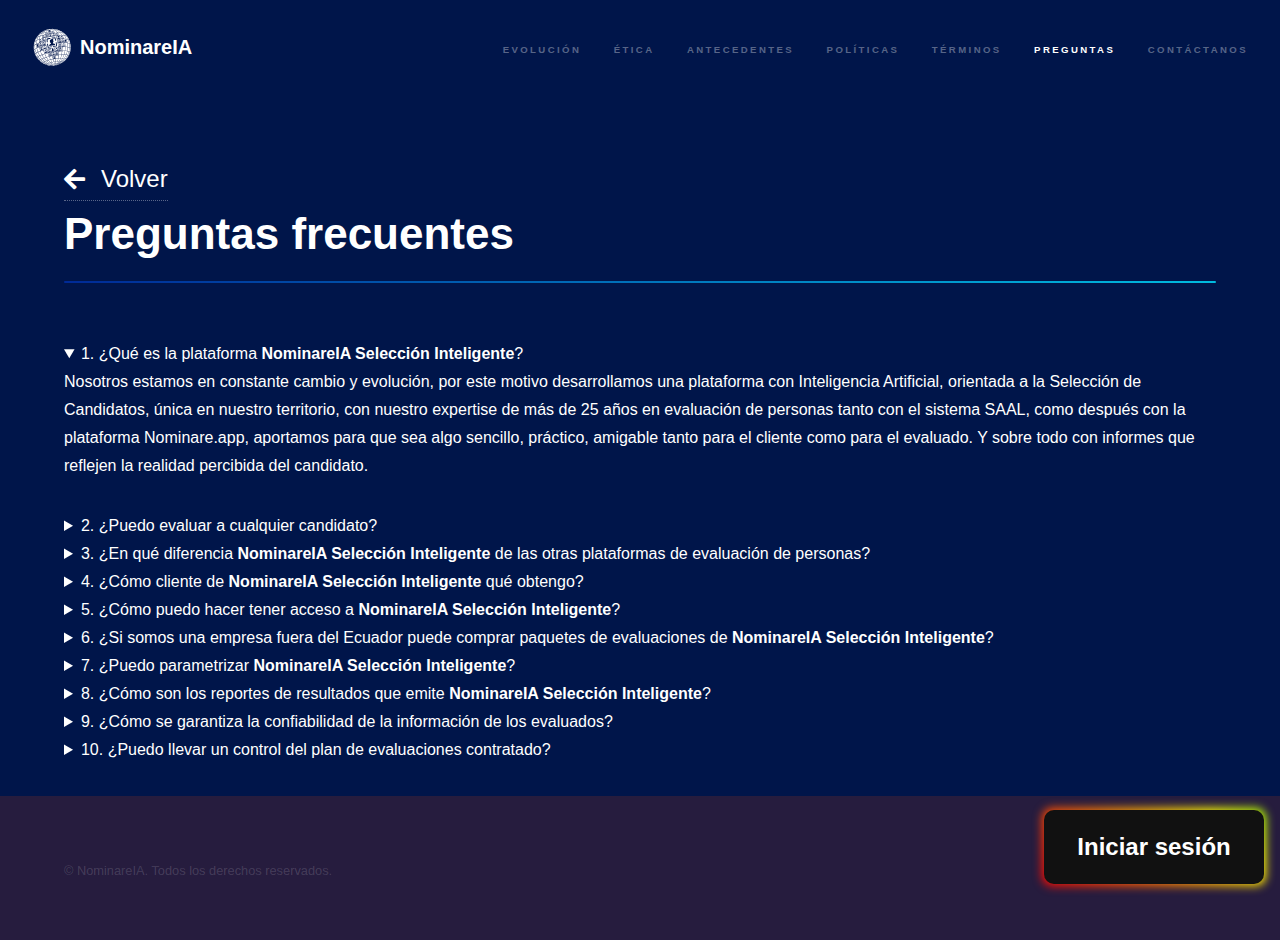
<file: faqs.html>
<!DOCTYPE HTML>
<!--
	Hyperspace by HTML5 UP
	html5up.net | @ajlkn
	Free for personal and commercial use under the CCA 3.0 license (html5up.net/license)
-->
<html>
	<head>
		<title>NominareIA - Preguntas Frecuentes</title>
		<meta charset="utf-8" />
		<meta name="viewport" content="width=device-width, initial-scale=1, user-scalable=no" />
		<link rel="apple-touch-icon" href="/images/icons/apple-icon-57x57.png" sizes="57x57"/>
		<link rel="apple-touch-icon" href="/images/icons/apple-icon-60x60.png" sizes="60x60"/>
		<link rel="apple-touch-icon" href="/images/icons/apple-icon-72x72.png" sizes="72x72"/>
		<link rel="apple-touch-icon" href="/images/icons/apple-icon-76x76.png" sizes="76x76"/>
		<link rel="apple-touch-icon" href="/images/icons/apple-icon-114x114.png" sizes="114x114"/>
		<link rel="apple-touch-icon" href="/images/icons/apple-icon-120x120.png" sizes="120x120"/>
		<link rel="apple-touch-icon" href="/images/icons/apple-icon-144x144.png" sizes="144x144"/>
		<link rel="apple-touch-icon" href="/images/icons/apple-icon-152x152.png" sizes="152x152"/>
		<link rel="apple-touch-icon" href="/images/icons/apple-icon-180x180.png" sizes="180x180"/>
		<link rel="icon" type="image/png" sizes="16x16" href="/images/icons/favicon-16x16.png"/>
		<link rel="icon" type="image/png" sizes="32x32" href="/images/icons/favicon-32x32.png"/>
		<link rel="icon" type="image/png" sizes="96x96" href="/images/icons/favicon-96x96.png"/>
		<link rel="stylesheet" href="assets/css/main.css" />
		<noscript><link rel="stylesheet" href="assets/css/noscript.css" /></noscript>
	</head>
	<body class="is-preload">

		<!-- Header -->
			<header id="header">
				<img class="header__logo" src="images/icons/logo.svg" alt="NominareIA isotipo en cabecera" />
				<a href="index.html" class="title">NominareIA</a>
				<nav>
					<ul>
						<li><a href="index.html#evolucion">Evolución</a></li>
						<li><a href="index.html#mision-vision">Ética</a></li>
						<li><a href="antecedentes.html">Antecedentes</a></li>
						<li><a href="politicas-privacidad.html">Políticas</a></li>
						<li><a href="terminos-condiciones.html">Términos</a></li>
						<li><a href="faqs.html" class="active">Preguntas</a></li>
						<li><a href="index.html#contacto">Contáctanos</a></li>
					</ul>
				</nav>
			</header>

			<a class="glow-on-hover" href=" https://nominareia.com/app/" target="_blank">Iniciar sesión</a>


		<!-- Wrapper -->
			<div id="wrapper">

				<!-- Main -->
					<section id="main" class="wrapper">
						<div class="inner">
							<a class="cta-back" href="index.html"><i class="fa fa-arrow-left cta-back__icon" aria-hidden="true"></i> Volver</a>
							<h1 class="major">Preguntas frecuentes</h1>
							<details open>
								<summary>1. ¿Qué es la plataforma <strong>NominareIA Selección Inteligente</strong>?</summary>
								<p>Nosotros estamos en constante cambio y evolución, por este motivo desarrollamos una plataforma con Inteligencia Artificial,
									orientada a la Selección de Candidatos, única en nuestro territorio, con nuestro expertise de más de 25 años en evaluación de
									personas tanto con el sistema SAAL, como después con la plataforma Nominare.app, aportamos para que sea algo sencillo,
									práctico, amigable tanto para el cliente como para el evaluado. Y sobre todo con informes que reflejen la realidad percibida del
									candidato.</p>
							</details>
							<details>
								<summary>2. ¿Puedo evaluar a cualquier candidato?</summary>
								<p>Sí, La forma como se ha diseñado el <strong>NominareIA Selección Inteligente</strong>, permite la evaluación de múltiples Competencias
									Blandas, Duras y técnicas para diferentes perfiles de cargos, en una amplia gama de niveles de complejidad.</p>
							</details>
							<details>
								<summary>3. ¿En qué diferencia <strong>NominareIA Selección Inteligente</strong> de las otras plataformas de evaluación de personas?</summary>
								<p>Somos los únicos que manejamos un algoritmo de Inteligencia Artificial para la evaluación de candidatos, eso permite tener
									evaluaciones más cortas y confiables, con un banco de preguntas multinivel, que constantemente se actualiza, informes de
									resultados más apegados a la realidad de la evaluación del candidato.</p>
							</details>
							<details>
								<summary>4. ¿Cómo cliente de <strong>NominareIA Selección Inteligente</strong> qué obtengo?</summary>
								<p>Primero, debemos decirle que usted obtiene la seguridad de estar evaluando al personal que designe bajos parámetros
									confiables en una plataforma probada y garantizada.
									Segundo, cuando adquiera un paquete de evaluación de <strong>NominareIA Selección Inteligente</strong>, tendrá la posibilidad de crear
									usuarios ilimitados para acceder como cliente, además podrá parametrizar los cargos según la realidad de la propia empresa
									en base a perfiles previamente diseñados por nuestra IA, creación ilimitada de test de conocimiento técnico, tener una base de
									datos para evaluación y consulta, creación y seguimiento de procesos selectivos, obtención de los informes de resultados
									supremamente analíticos en formato PDF o Word, incluso migrar sus resultados a Excel, ya que usted es dueño de sus
									procesos dentro de NominareIA.</p>
							</details>
							<details>
								<summary>5. ¿Cómo puedo hacer tener acceso a <strong>NominareIA Selección Inteligente</strong>?</summary>
								<p>Para poder ingresar a NominareIA, se debe adquirir UN PLAN, esto conlleva a que ustedes decidan cuantos cupos de
									evaluación adquieren a partir de 20 cupos en adelante o si prefiere puede contratar un plan ILIMITADO, cualquier plan brinda
									acceso a todas las opciones descritas en el punto 4 para más información refiérase por favor a ese punto.</p>
							</details>
							<details>
								<summary>6. ¿Si somos una empresa fuera del Ecuador puede comprar paquetes de evaluaciones de <strong>NominareIA Selección Inteligente</strong>?</summary>
								<p>Sí, se puede contactar a través de <a href="mailto:admin@nominare.app">admin@nominare.app</a>, indicando el plan que desea y datos de la empresa, o si desea
									registrarse en la sección de Contáctanos, para que un representante se ponga en comunicación con usted y le indique la forma
									de pago a través de PayPal.</p>
							</details>
							<details>
								<summary>7. ¿Puedo parametrizar <strong>NominareIA Selección Inteligente</strong>?</summary>
								<p>Sí, NominareIA, es totalmente parametrizable, usted puede definir el perfil de cargo, con sus competencias, nivel de dificultad,
									creación de test de conocimiento con sus bancos de preguntas, puntajes requeridos en los procesos selectivos para el informe
									de resultados.</p>
							</details>
							<details>
								<summary>8. ¿Cómo son los reportes de resultados que emite <strong>NominareIA Selección Inteligente</strong>?</summary>
								<p>Los reportes son de dos tipos: mezcla de texto y gráfico comparativo entre el candidato y el cargo, el segundo es un reporte
									netamente gráfico comparando al candidato contra el perfil del cargo. Además, hay reportes de ranking de puntajes entre
									candidatos en el mismo proceso selectivo, los reportes pueden ser bajados en formato PDF o DOCX.</p>
							</details>
							<details>
								<summary>9. ¿Cómo se garantiza la confiabilidad de la información de los evaluados?</summary>
								<p>Nuestros clientes actuales de Nominare.app, son nuestra mejor carta de presentación en cuanto a la confiabilidad y el manejo
									seguro de la información que se almacena en nuestras Bases de Datos, pero ya que es una plataforma que está en Internet y
									al que múltiples empresas accederán, garantizamos que la información de una empresa no será proporcionada a ninguna otra
									empresa por nosotros, la ética y el profesionalismo para nosotros son pilares fundamentales en la filosofía NominareIA
									Selección Inteligente. Además, manejamos seguridad a nivel de programación, bases de datos y página Web.</p>
							</details>
							<details>
								<summary>10. ¿Puedo llevar un control del plan de evaluaciones contratado?</summary>
								<p>Dentro <strong>NominareIA Selección Inteligente</strong>, hay un módulo de estadísticas que le ayudará a saber cuántas personas ha evaluado,
									los perfiles de cargos más utilizados, últimos procesos, plan contratado, fecha de terminación del plan, etc.</p>
							</details>
						</div>
					</section>

			</div>

		<!-- Footer -->
			<footer id="footer" class="wrapper alt">
				<div class="inner">
					<ul class="menu">
						<li>&copy; NominareIA. Todos los derechos reservados.</li>
					</ul>
				</div>
			</footer>

		<!-- Scripts -->
			<script src="assets/js/jquery.min.js"></script>
			<script src="assets/js/jquery.scrollex.min.js"></script>
			<script src="assets/js/jquery.scrolly.min.js"></script>
			<script src="assets/js/browser.min.js"></script>
			<script src="assets/js/breakpoints.min.js"></script>
			<script src="assets/js/util.js"></script>
			<script src="assets/js/main.js"></script>

	</body>
</html>
</file>
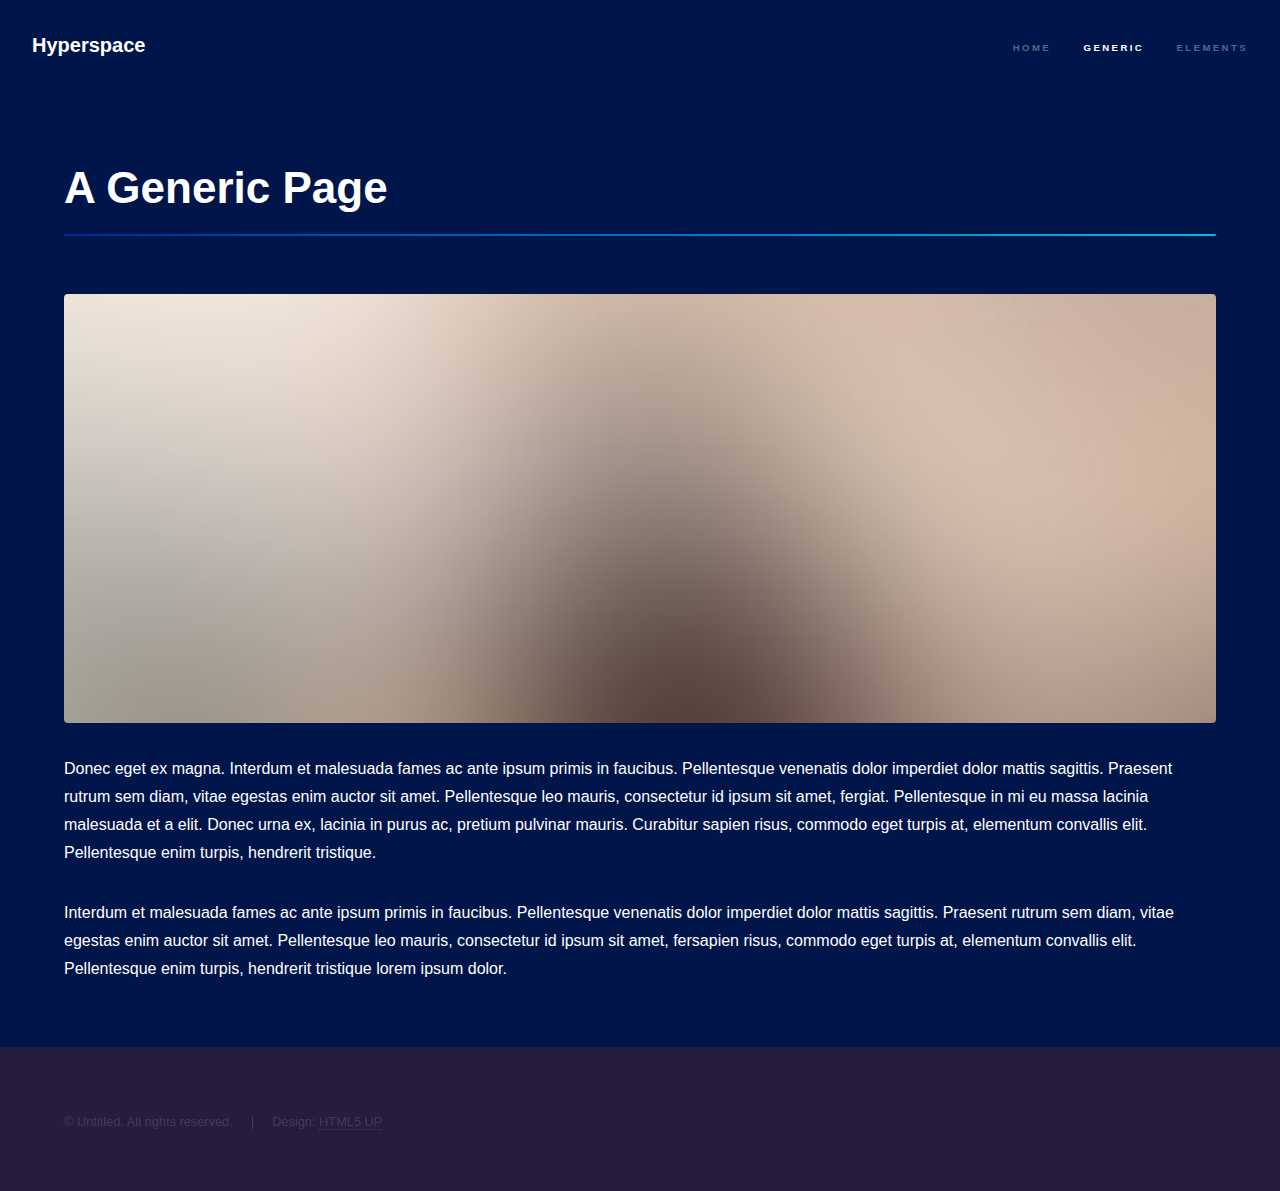
<file: generic.html>
<!DOCTYPE HTML>
<!--
	Hyperspace by HTML5 UP
	html5up.net | @ajlkn
	Free for personal and commercial use under the CCA 3.0 license (html5up.net/license)
-->
<html>
	<head>
		<title>Generic - Hyperspace by HTML5 UP</title>
		<meta charset="utf-8" />
		<meta name="viewport" content="width=device-width, initial-scale=1, user-scalable=no" />
		<link rel="stylesheet" href="assets/css/main.css" />
		<noscript><link rel="stylesheet" href="assets/css/noscript.css" /></noscript>
	</head>
	<body class="is-preload">

		<!-- Header -->
			<header id="header">
				<a href="index.html" class="title">Hyperspace</a>
				<nav>
					<ul>
						<li><a href="index.html">Home</a></li>
						<li><a href="generic.html" class="active">Generic</a></li>
						<li><a href="elements.html">Elements</a></li>
					</ul>
				</nav>
			</header>

		<!-- Wrapper -->
			<div id="wrapper">

				<!-- Main -->
					<section id="main" class="wrapper">
						<div class="inner">
							<h1 class="major">A Generic Page</h1>
							<span class="image fit"><img src="images/pic04.jpg" alt="" /></span>
							<p>Donec eget ex magna. Interdum et malesuada fames ac ante ipsum primis in faucibus. Pellentesque venenatis dolor imperdiet dolor mattis sagittis. Praesent rutrum sem diam, vitae egestas enim auctor sit amet. Pellentesque leo mauris, consectetur id ipsum sit amet, fergiat. Pellentesque in mi eu massa lacinia malesuada et a elit. Donec urna ex, lacinia in purus ac, pretium pulvinar mauris. Curabitur sapien risus, commodo eget turpis at, elementum convallis elit. Pellentesque enim turpis, hendrerit tristique.</p>
							<p>Interdum et malesuada fames ac ante ipsum primis in faucibus. Pellentesque venenatis dolor imperdiet dolor mattis sagittis. Praesent rutrum sem diam, vitae egestas enim auctor sit amet. Pellentesque leo mauris, consectetur id ipsum sit amet, fersapien risus, commodo eget turpis at, elementum convallis elit. Pellentesque enim turpis, hendrerit tristique lorem ipsum dolor.</p>
						</div>
					</section>

			</div>

		<!-- Footer -->
			<footer id="footer" class="wrapper alt">
				<div class="inner">
					<ul class="menu">
						<li>&copy; Untitled. All rights reserved.</li><li>Design: <a href="http://html5up.net">HTML5 UP</a></li>
					</ul>
				</div>
			</footer>

		<!-- Scripts -->
			<script src="assets/js/jquery.min.js"></script>
			<script src="assets/js/jquery.scrollex.min.js"></script>
			<script src="assets/js/jquery.scrolly.min.js"></script>
			<script src="assets/js/browser.min.js"></script>
			<script src="assets/js/breakpoints.min.js"></script>
			<script src="assets/js/util.js"></script>
			<script src="assets/js/main.js"></script>

	</body>
</html>
</file>
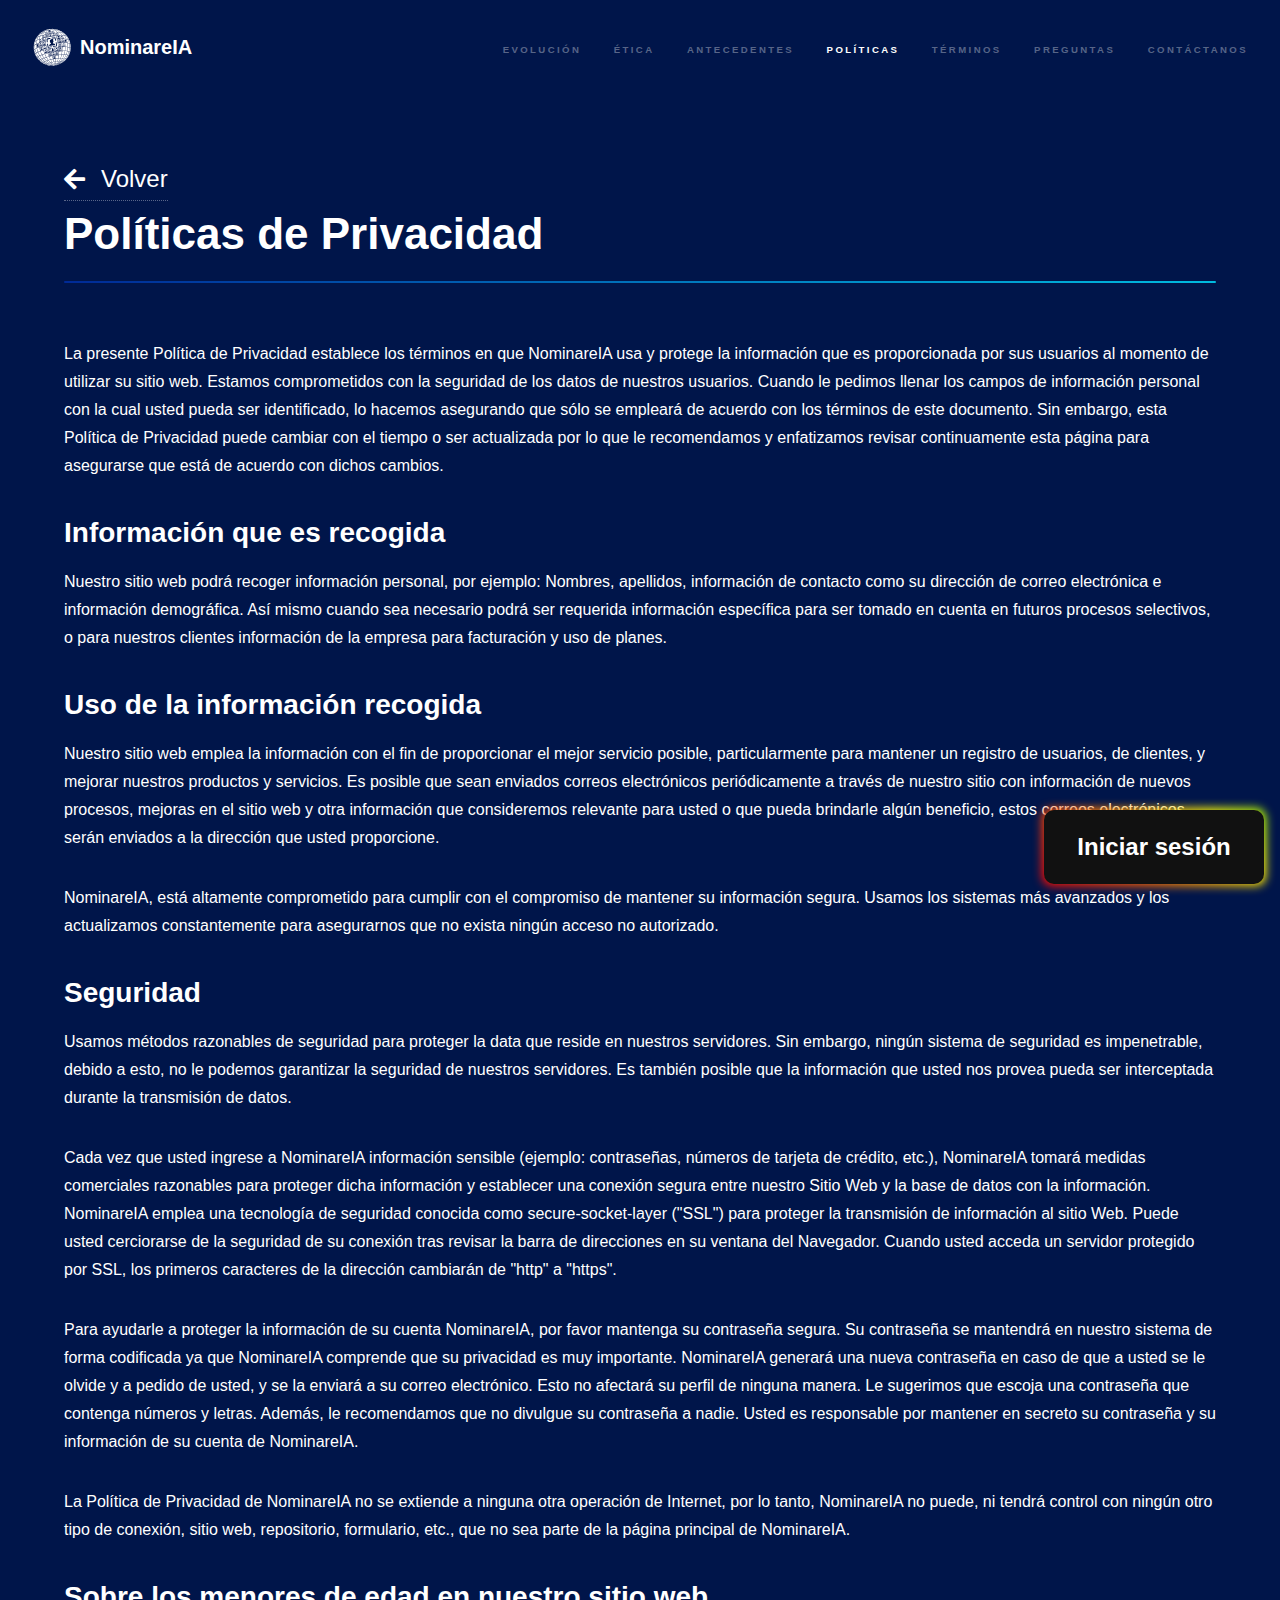
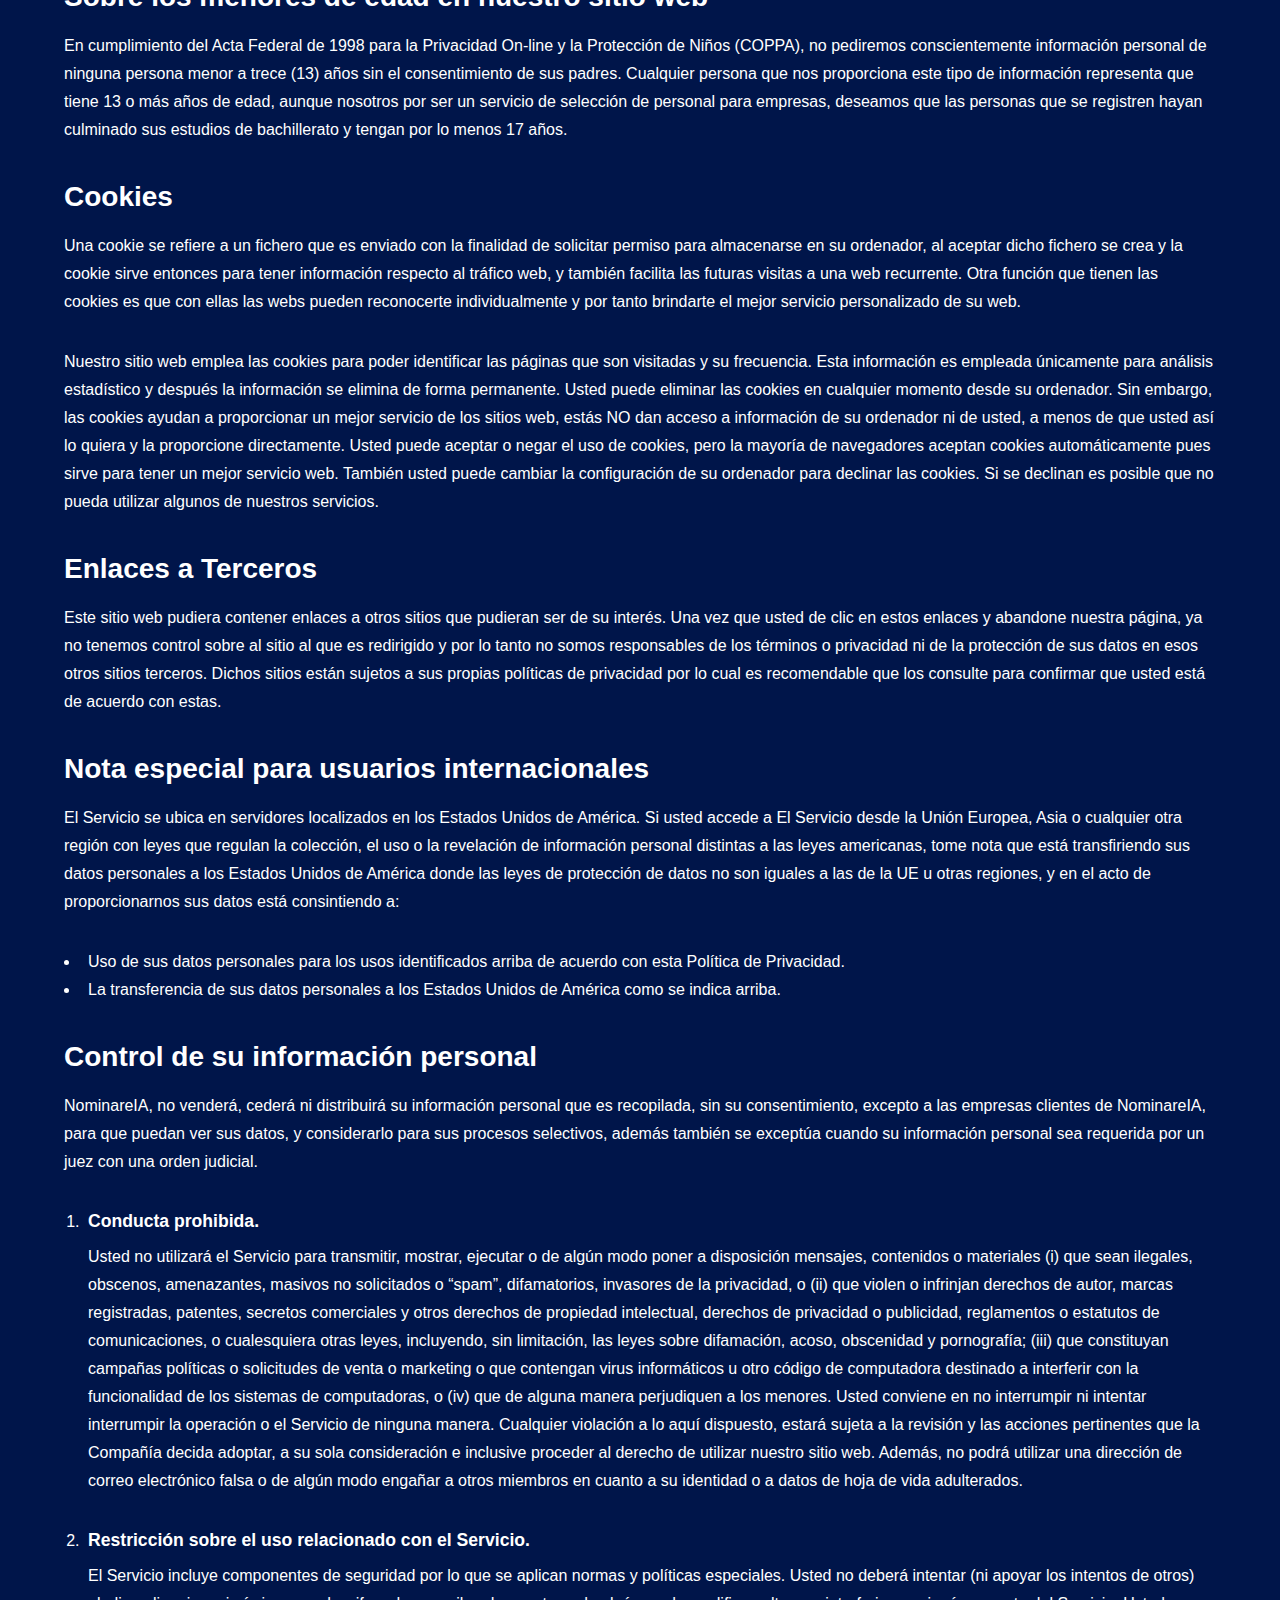
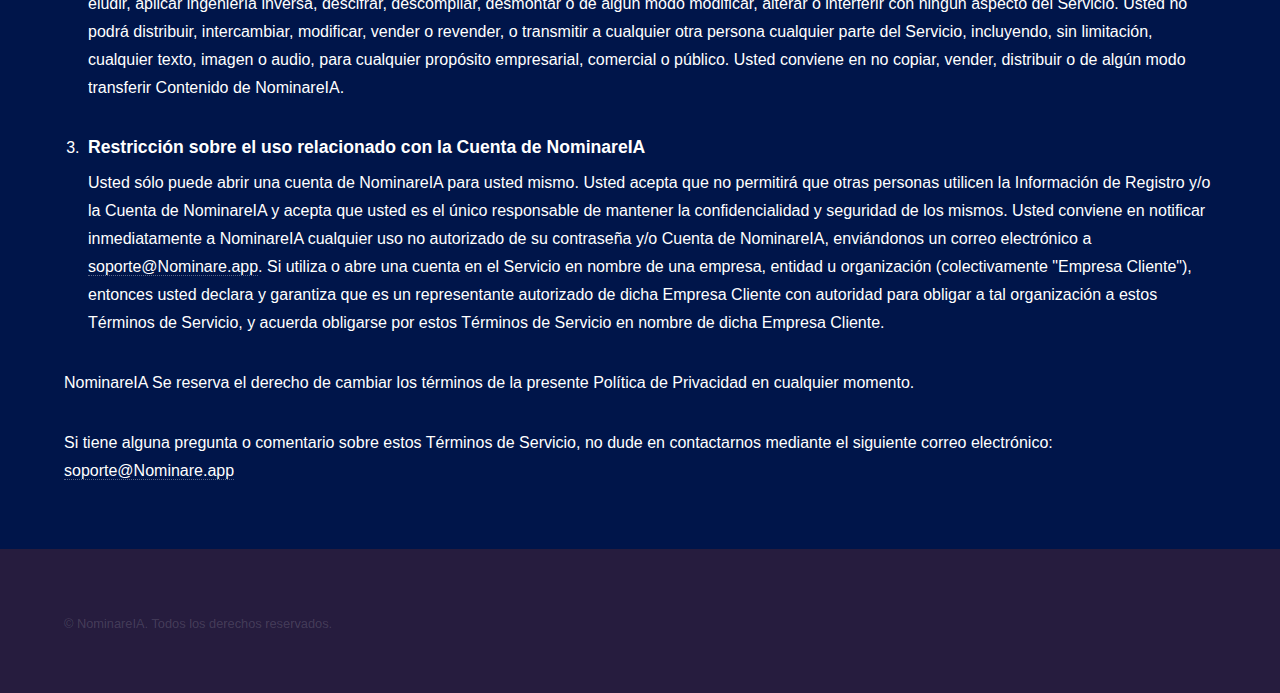
<file: politicas-privacidad.html>
<!DOCTYPE HTML>
<!--
	Hyperspace by HTML5 UP
	html5up.net | @ajlkn
	Free for personal and commercial use under the CCA 3.0 license (html5up.net/license)
-->
<html>
	<head>
		<title>NominareIA - Políticas de privacidad</title>
		<meta charset="utf-8" />
		<meta name="viewport" content="width=device-width, initial-scale=1, user-scalable=no" />
		<link rel="apple-touch-icon" href="/images/icons/apple-icon-57x57.png" sizes="57x57"/>
		<link rel="apple-touch-icon" href="/images/icons/apple-icon-60x60.png" sizes="60x60"/>
		<link rel="apple-touch-icon" href="/images/icons/apple-icon-72x72.png" sizes="72x72"/>
		<link rel="apple-touch-icon" href="/images/icons/apple-icon-76x76.png" sizes="76x76"/>
		<link rel="apple-touch-icon" href="/images/icons/apple-icon-114x114.png" sizes="114x114"/>
		<link rel="apple-touch-icon" href="/images/icons/apple-icon-120x120.png" sizes="120x120"/>
		<link rel="apple-touch-icon" href="/images/icons/apple-icon-144x144.png" sizes="144x144"/>
		<link rel="apple-touch-icon" href="/images/icons/apple-icon-152x152.png" sizes="152x152"/>
		<link rel="apple-touch-icon" href="/images/icons/apple-icon-180x180.png" sizes="180x180"/>
		<link rel="icon" type="image/png" sizes="16x16" href="/images/icons/favicon-16x16.png"/>
		<link rel="icon" type="image/png" sizes="32x32" href="/images/icons/favicon-32x32.png"/>
		<link rel="icon" type="image/png" sizes="96x96" href="/images/icons/favicon-96x96.png"/>
		<link rel="stylesheet" href="assets/css/main.css" />
		<noscript><link rel="stylesheet" href="assets/css/noscript.css" /></noscript>
	</head>
	<body class="is-preload">

		<!-- Header -->
			<header id="header">
				<img class="header__logo" src="images/icons/logo.svg" alt="NominareIA isotipo en cabecera" />
				<a href="index.html" class="title">NominareIA</a>
				<nav>
					<ul>
						<li><a href="index.html#evolucion">Evolución</a></li>
						<li><a href="index.html#mision-vision">Ética</a></li>
						<li><a href="antecedentes.html">Antecedentes</a></li>
						<li><a href="politicas-privacidad.html" class="active">Políticas</a></li>
						<li><a href="terminos-condiciones.html">Términos</a></li>
						<li><a href="faqs.html">Preguntas</a></li>
						<li><a href="index.html#contacto">Contáctanos</a></li>
					</ul>
				</nav>
			</header>

			<a class="glow-on-hover" href=" https://nominareia.com/app/" target="_blank">Iniciar sesión</a>


		<!-- Wrapper -->
			<div id="wrapper">

				<!-- Main -->
					<section id="main" class="wrapper">
						<div class="inner">
							<a class="cta-back" href="index.html"><i class="fa fa-arrow-left cta-back__icon" aria-hidden="true"></i> Volver</a>
							<h1 class="major">Políticas de Privacidad</h1>
							<p>
                                La presente Política de Privacidad establece los términos en que NominareIA usa y protege la información que es
proporcionada por sus usuarios al momento de utilizar su sitio web. Estamos comprometidos con la seguridad de
los datos de nuestros usuarios. Cuando le pedimos llenar los campos de información personal con la cual usted
pueda ser identificado, lo hacemos asegurando que sólo se empleará de acuerdo con los términos de este
documento. Sin embargo, esta Política de Privacidad puede cambiar con el tiempo o ser actualizada por lo que le
recomendamos y enfatizamos revisar continuamente esta página para asegurarse que está de acuerdo con dichos
cambios.  
                            </p>
                            <h2>Información que es recogida</h2>
                            <p>
                                Nuestro sitio web podrá recoger información personal, por ejemplo: Nombres, apellidos, información de contacto
como su dirección de correo electrónica e información demográfica. Así mismo cuando sea necesario podrá ser
requerida información específica para ser tomado en cuenta en futuros procesos selectivos, o para nuestros
clientes información de la empresa para facturación y uso de planes.
                            </p>
                            <h2>Uso de la información recogida</h2>
                            <p>
                                Nuestro sitio web emplea la información con el fin de proporcionar el mejor servicio posible, particularmente para
mantener un registro de usuarios, de clientes, y mejorar nuestros productos y servicios. Es posible que sean
enviados correos electrónicos periódicamente a través de nuestro sitio con información de nuevos procesos,
mejoras en el sitio web y otra información que consideremos relevante para usted o que pueda brindarle algún
beneficio, estos correos electrónicos serán enviados a la dirección que usted proporcione.</p>
                            <p>NominareIA, está altamente comprometido para cumplir con el compromiso de mantener su información segura.
Usamos los sistemas más avanzados y los actualizamos constantemente para asegurarnos que no exista ningún
acceso no autorizado.</p>
                            <h2>Seguridad</h2>
                            <p>
                                Usamos métodos razonables de seguridad para proteger la data que reside en nuestros servidores. Sin embargo,
ningún sistema de seguridad es impenetrable, debido a esto, no le podemos garantizar la seguridad de nuestros
servidores. Es también posible que la información que usted nos provea pueda ser interceptada durante la
transmisión de datos.
                            </p>
                            <p>
                                Cada vez que usted ingrese a NominareIA información sensible (ejemplo: contraseñas, números de tarjeta de
crédito, etc.), NominareIA tomará medidas comerciales razonables para proteger dicha información y establecer
una conexión segura entre nuestro Sitio Web y la base de datos con la información. NominareIA emplea una
tecnología de seguridad conocida como secure-socket-layer ("SSL") para proteger la transmisión de información al
sitio Web. Puede usted cerciorarse de la seguridad de su conexión tras revisar la barra de direcciones en su
ventana del Navegador. Cuando usted acceda un servidor protegido por SSL, los primeros caracteres de la
dirección cambiarán de "http" a "https".
                            </p>
                            <p>Para ayudarle a proteger la información de su cuenta NominareIA, por favor mantenga su contraseña segura. Su
                                contraseña se mantendrá en nuestro sistema de forma codificada ya que NominareIA comprende que su
                                privacidad es muy importante. NominareIA generará una nueva contraseña en caso de que a usted se le olvide y a
                                pedido de usted, y se la enviará a su correo electrónico. Esto no afectará su perfil de ninguna manera. Le
                                sugerimos que escoja una contraseña que contenga números y letras. Además, le recomendamos que no divulgue
                                su contraseña a nadie. Usted es responsable por mantener en secreto su contraseña y su información de su
                                cuenta de NominareIA.</p>
                            <p>
                                La Política de Privacidad de NominareIA no se extiende a ninguna otra operación de Internet, por lo tanto,
NominareIA no puede, ni tendrá control con ningún otro tipo de conexión, sitio web, repositorio, formulario, etc.,
que no sea parte de la página principal de NominareIA.
                            </p>
                            <h2>Sobre los menores de edad en nuestro sitio web</h2>
                            <p>
                                En cumplimiento del Acta Federal de 1998 para la Privacidad On-line y la Protección de Niños (COPPA), no
pediremos conscientemente información personal de ninguna persona menor a trece (13) años sin el
consentimiento de sus padres. Cualquier persona que nos proporciona este tipo de información representa que
tiene 13 o más años de edad, aunque nosotros por ser un servicio de selección de personal para empresas,
deseamos que las personas que se registren hayan culminado sus estudios de bachillerato y tengan por lo menos
17 años.
                            </p>
                            <h2>Cookies</h2>
                            <p>Una cookie se refiere a un fichero que es enviado con la finalidad de solicitar permiso para almacenarse en su
                                ordenador, al aceptar dicho fichero se crea y la cookie sirve entonces para tener información respecto al tráfico
                                web, y también facilita las futuras visitas a una web recurrente. Otra función que tienen las cookies es que con
                                ellas las webs pueden reconocerte individualmente y por tanto brindarte el mejor servicio personalizado de su
                                web.
                                </p>
                            <p>Nuestro sitio web emplea las cookies para poder identificar las páginas que son visitadas y su frecuencia. Esta
                                información es empleada únicamente para análisis estadístico y después la información se elimina de forma
                                permanente. Usted puede eliminar las cookies en cualquier momento desde su ordenador. Sin embargo, las
                                cookies ayudan a proporcionar un mejor servicio de los sitios web, estás NO dan acceso a información de su
                                ordenador ni de usted, a menos de que usted así lo quiera y la proporcione directamente. Usted puede aceptar o
                                negar el uso de cookies, pero la mayoría de navegadores aceptan cookies automáticamente pues sirve para tener
                                un mejor servicio web. También usted puede cambiar la configuración de su ordenador para declinar las cookies.
                                Si se declinan es posible que no pueda utilizar algunos de nuestros servicios.
                                </p>
                            <h2>Enlaces a Terceros</h2>
                            <p>Este sitio web pudiera contener enlaces a otros sitios que pudieran ser de su interés. Una vez que usted de clic en
                                estos enlaces y abandone nuestra página, ya no tenemos control sobre al sitio al que es redirigido y por lo tanto
                                no somos responsables de los términos o privacidad ni de la protección de sus datos en esos otros sitios terceros.
                                Dichos sitios están sujetos a sus propias políticas de privacidad por lo cual es recomendable que los consulte para
                                confirmar que usted está de acuerdo con estas.</p>
                            <h2>Nota especial para usuarios internacionales</h2>
                            <p>
                                El Servicio se ubica en servidores localizados en los Estados Unidos de América. Si usted accede a El Servicio desde
la Unión Europea, Asia o cualquier otra región con leyes que regulan la colección, el uso o la revelación de
información personal distintas a las leyes americanas, tome nota que está transfiriendo sus datos personales a los
Estados Unidos de América donde las leyes de protección de datos no son iguales a las de la UE u otras regiones, y
en el acto de proporcionarnos sus datos está consintiendo a:
                            </p>
                            <ul>
                                <li>Uso de sus datos personales para los usos identificados arriba de acuerdo con esta Política de Privacidad.</li>
                                <li>La transferencia de sus datos personales a los Estados Unidos de América como se indica arriba.</li>
                            </ul>
                            <h2>Control de su información personal</h2>
                            <p>NominareIA, no venderá, cederá ni distribuirá su información personal que es recopilada, sin su consentimiento,
                                excepto a las empresas clientes de NominareIA, para que puedan ver sus datos, y considerarlo para sus procesos
                                selectivos, además también se exceptúa cuando su información personal sea requerida por un juez con una orden
                                judicial.</p>
                            <ol>
                                <li>
                                    <h3>Conducta prohibida.</h3>
                                    <p>Usted no utilizará el Servicio para transmitir, mostrar, ejecutar o de algún modo poner a disposición mensajes,
                                        contenidos o materiales (i) que sean ilegales, obscenos, amenazantes, masivos no solicitados o “spam”,
                                        difamatorios, invasores de la privacidad, o (ii) que violen o infrinjan derechos de autor, marcas registradas,
                                        patentes, secretos comerciales y otros derechos de propiedad intelectual, derechos de privacidad o publicidad,
                                        reglamentos o estatutos de comunicaciones, o cualesquiera otras leyes, incluyendo, sin limitación, las leyes sobre
                                        difamación, acoso, obscenidad y pornografía; (iii) que constituyan campañas políticas o solicitudes de venta o
                                        marketing o que contengan virus informáticos u otro código de computadora destinado a interferir con la
                                        funcionalidad de los sistemas de computadoras, o (iv) que de alguna manera perjudiquen a los menores. Usted
                                        conviene en no interrumpir ni intentar interrumpir la operación o el Servicio de ninguna manera. Cualquier
                                        violación a lo aquí dispuesto, estará sujeta a la revisión y las acciones pertinentes que la Compañía decida adoptar,
                                        a su sola consideración e inclusive proceder al derecho de utilizar nuestro sitio web. Además, no podrá utilizar una
                                        dirección de correo electrónico falsa o de algún modo engañar a otros miembros en cuanto a su identidad o a
                                        datos de hoja de vida adulterados.</p>
                                </li>
                                <li>
                                    <h3>Restricción sobre el uso relacionado con el Servicio.</h3>
                                    <p>El Servicio incluye componentes de seguridad por lo que se aplican normas y políticas especiales. Usted no deberá
                                        intentar (ni apoyar los intentos de otros) eludir, aplicar ingeniería inversa, descifrar, descompilar, desmontar o de
                                        algún modo modificar, alterar o interferir con ningún aspecto del Servicio. Usted no podrá distribuir, intercambiar,
                                        modificar, vender o revender, o transmitir a cualquier otra persona cualquier parte del Servicio, incluyendo, sin
                                        limitación, cualquier texto, imagen o audio, para cualquier propósito empresarial, comercial o público. Usted
                                        conviene en no copiar, vender, distribuir o de algún modo transferir Contenido de NominareIA.</p>
                                </li>
                                <li>
                                    <h3>Restricción sobre el uso relacionado con la Cuenta de NominareIA</h3>
                                    <p>Usted sólo puede abrir una cuenta de NominareIA para usted mismo. Usted acepta que no permitirá que otras
                                        personas utilicen la Información de Registro y/o la Cuenta de NominareIA y acepta que usted es el único
                                        responsable de mantener la confidencialidad y seguridad de los mismos. Usted conviene en notificar
                                        inmediatamente a NominareIA cualquier uso no autorizado de su contraseña y/o Cuenta de NominareIA,
                                        enviándonos un correo electrónico a <a href="mailto:soporte@Nominare.app">soporte@Nominare.app</a>. Si utiliza o abre una cuenta en el Servicio en
                                        nombre de una empresa, entidad u organización (colectivamente "Empresa Cliente"), entonces usted declara y
                                        garantiza que es un representante autorizado de dicha Empresa Cliente con autoridad para obligar a tal
                                        organización a estos Términos de Servicio, y acuerda obligarse por estos Términos de Servicio en nombre de dicha
                                        Empresa Cliente.
                                        </p>
                                </li>
                            </ol>
                            <p>NominareIA Se reserva el derecho de cambiar los términos de la presente Política de Privacidad en cualquier
                                momento.</p>
                            <p>Si tiene alguna pregunta o comentario sobre estos Términos de Servicio, no dude en contactarnos mediante el
                                siguiente correo electrónico: <a href="mailto:soporte@Nominare.app">soporte@Nominare.app</a></p>
						</div>
					</section>

			</div>

		<!-- Footer -->
			<footer id="footer" class="wrapper alt">
				<div class="inner">
					<ul class="menu">
						<li>&copy; NominareIA. Todos los derechos reservados.</li>
					</ul>
				</div>
			</footer>

		<!-- Scripts -->
			<script src="assets/js/jquery.min.js"></script>
			<script src="assets/js/jquery.scrollex.min.js"></script>
			<script src="assets/js/jquery.scrolly.min.js"></script>
			<script src="assets/js/browser.min.js"></script>
			<script src="assets/js/breakpoints.min.js"></script>
			<script src="assets/js/util.js"></script>
			<script src="assets/js/main.js"></script>

	</body>
</html>
</file>
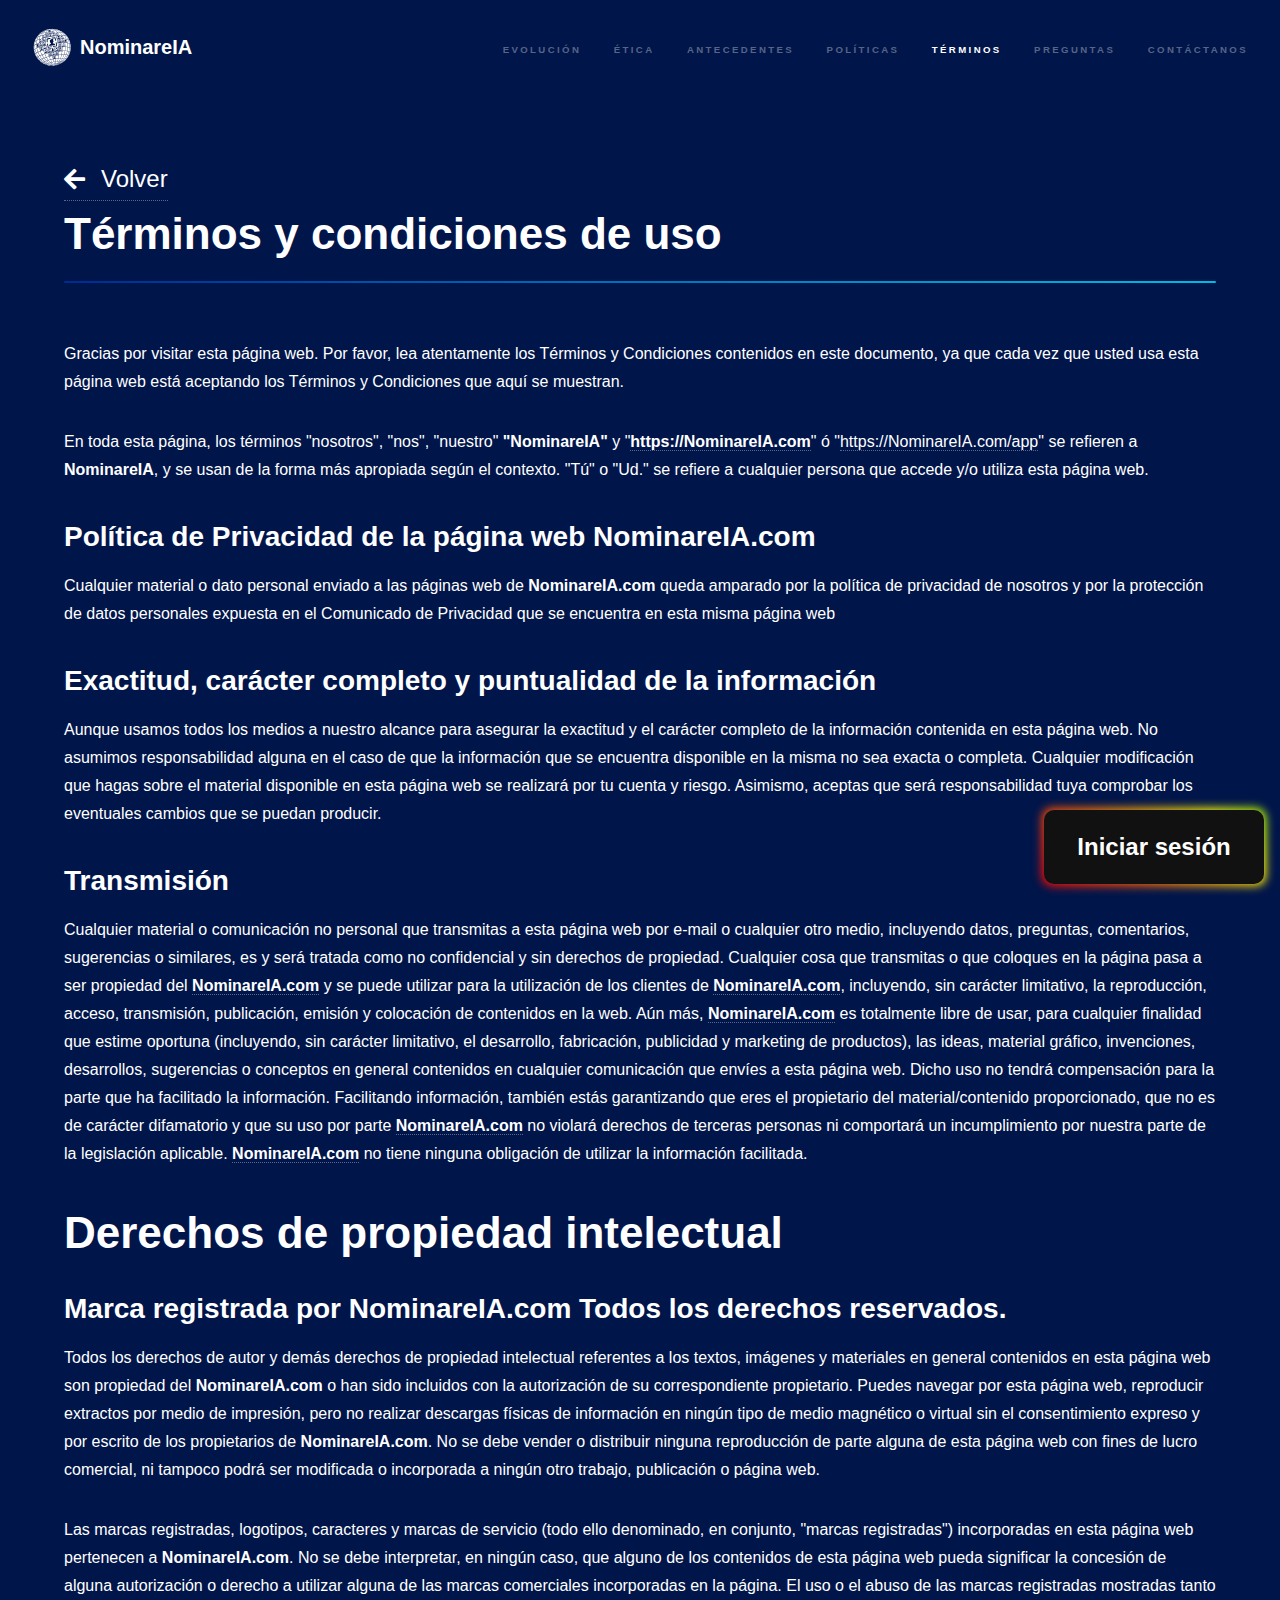
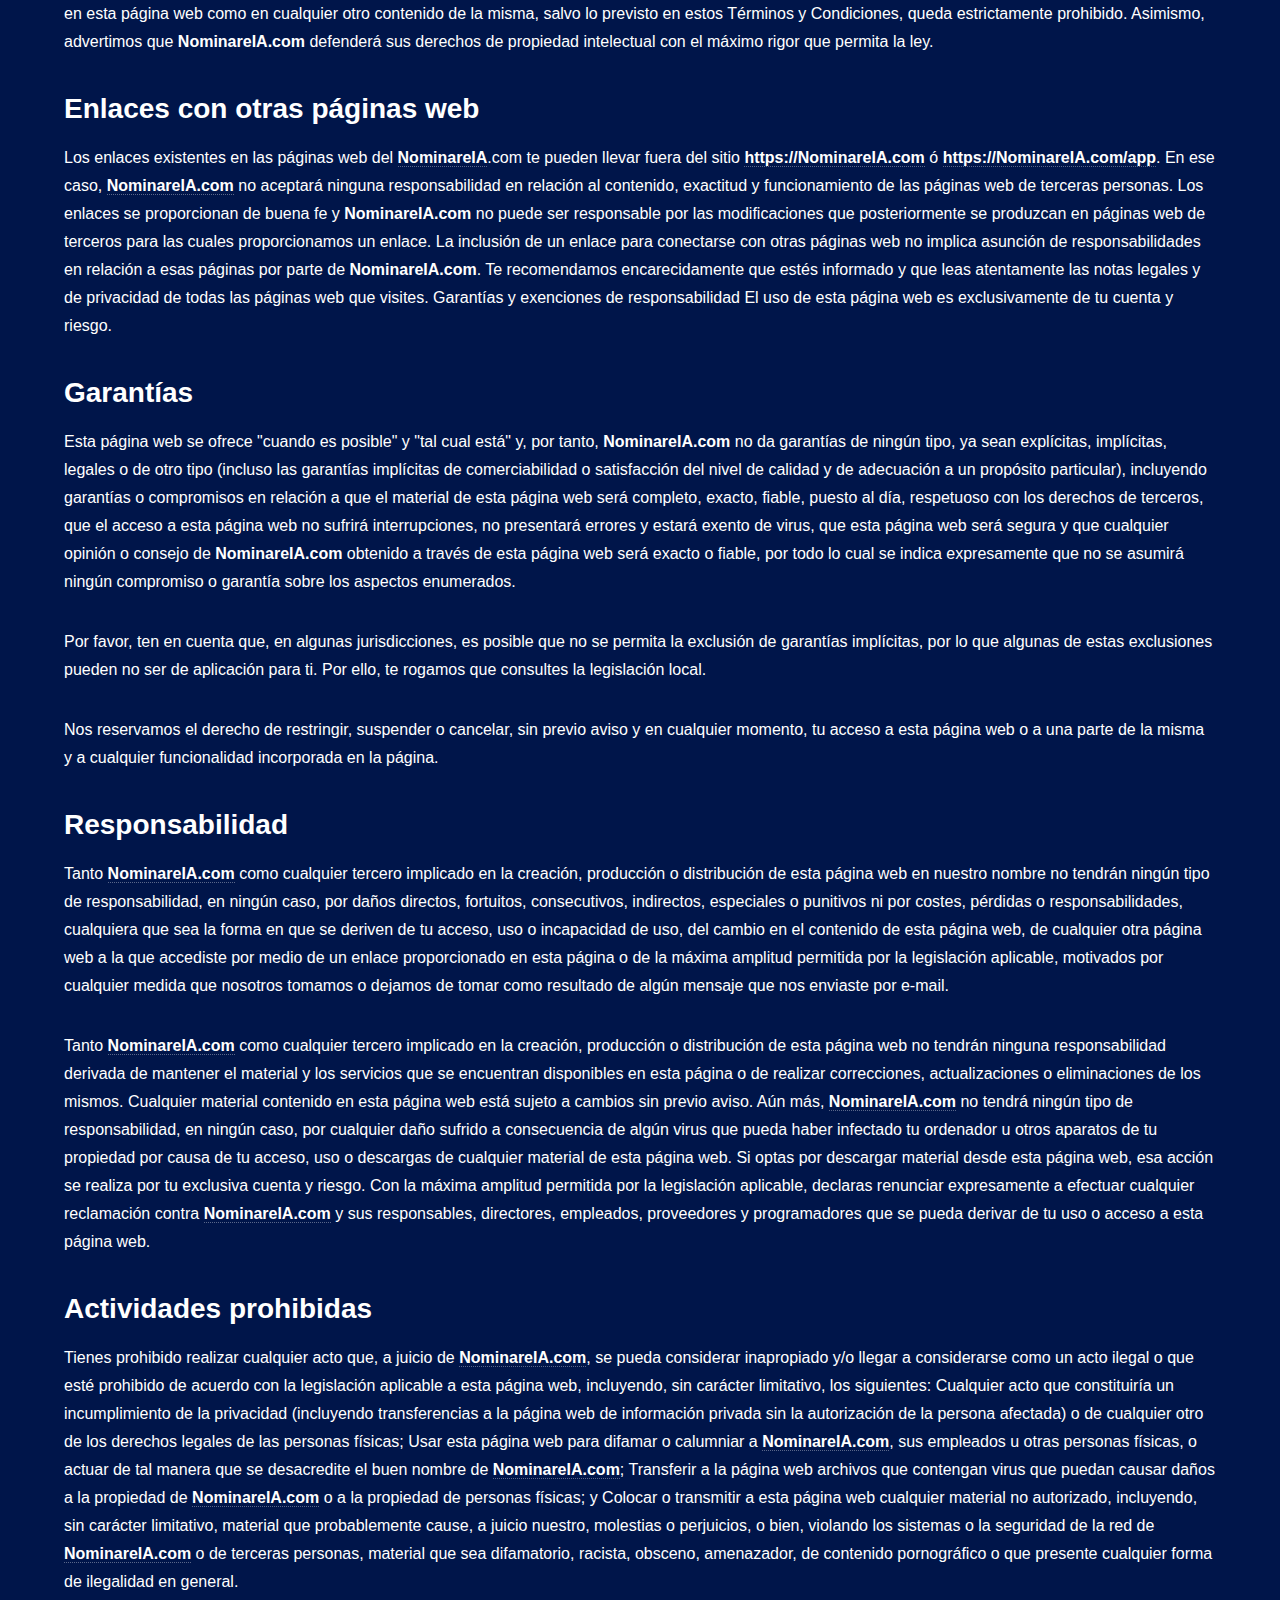
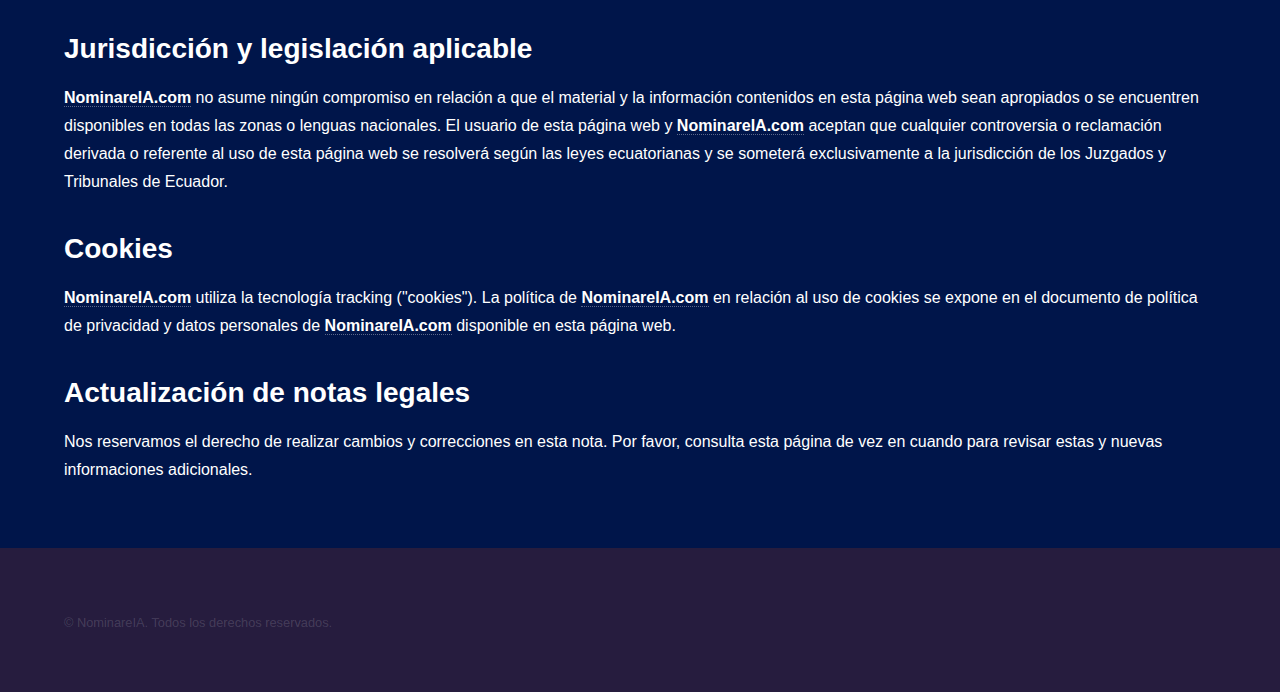
<file: terminos-condiciones.html>
<!DOCTYPE HTML>
<!--
	Hyperspace by HTML5 UP
	html5up.net | @ajlkn
	Free for personal and commercial use under the CCA 3.0 license (html5up.net/license)
-->
<html>
	<head>
		<title>NominareIA - Términos y condiciones de uso</title>
		<meta charset="utf-8" />
		<meta name="viewport" content="width=device-width, initial-scale=1, user-scalable=no" />
		<link rel="apple-touch-icon" href="/images/icons/apple-icon-57x57.png" sizes="57x57"/>
		<link rel="apple-touch-icon" href="/images/icons/apple-icon-60x60.png" sizes="60x60"/>
		<link rel="apple-touch-icon" href="/images/icons/apple-icon-72x72.png" sizes="72x72"/>
		<link rel="apple-touch-icon" href="/images/icons/apple-icon-76x76.png" sizes="76x76"/>
		<link rel="apple-touch-icon" href="/images/icons/apple-icon-114x114.png" sizes="114x114"/>
		<link rel="apple-touch-icon" href="/images/icons/apple-icon-120x120.png" sizes="120x120"/>
		<link rel="apple-touch-icon" href="/images/icons/apple-icon-144x144.png" sizes="144x144"/>
		<link rel="apple-touch-icon" href="/images/icons/apple-icon-152x152.png" sizes="152x152"/>
		<link rel="apple-touch-icon" href="/images/icons/apple-icon-180x180.png" sizes="180x180"/>
		<link rel="icon" type="image/png" sizes="16x16" href="/images/icons/favicon-16x16.png"/>
		<link rel="icon" type="image/png" sizes="32x32" href="/images/icons/favicon-32x32.png"/>
		<link rel="icon" type="image/png" sizes="96x96" href="/images/icons/favicon-96x96.png"/>
		<link rel="stylesheet" href="assets/css/main.css" />
		<noscript><link rel="stylesheet" href="assets/css/noscript.css" /></noscript>
	</head>
	<body class="is-preload">

		<!-- Header -->
			<header id="header">
				<img class="header__logo" src="images/icons/logo.svg" alt="NominareIA isotipo en cabecera" />
				<a href="index.html" class="title">NominareIA</a>
				<nav>
					<ul>
						<li><a href="index.html#evolucion">Evolución</a></li>
						<li><a href="index.html#mision-vision">Ética</a></li>
						<li><a href="antecedentes.html">Antecedentes</a></li>
						<li><a href="politicas-privacidad.html">Políticas</a></li>
						<li><a href="terminos-condiciones.html" class="active">Términos</a></li>
						<li><a href="faqs.html">Preguntas</a></li>
						<li><a href="index.html#contacto">Contáctanos</a></li>
					</ul>
				</nav>
			</header>

			<a class="glow-on-hover" href=" https://nominareia.com/app/" target="_blank">Iniciar sesión</a>


		<!-- Wrapper -->
			<div id="wrapper">

				<!-- Main -->
					<section id="main" class="wrapper">
						<div class="inner">
							<a class="cta-back" href="index.html"><i class="fa fa-arrow-left cta-back__icon" aria-hidden="true"></i> Volver</a>
							<h1 class="major">Términos y condiciones de uso</h1>
							<p>
                                Gracias por visitar esta página web. Por favor, lea atentamente los Términos y Condiciones contenidos en este documento, ya que
cada vez que usted usa esta página web está aceptando los Términos y Condiciones que aquí se muestran.
                            </p>
                            <p>
                                En toda esta página, los términos "nosotros", "nos", "nuestro" <strong class="highlight">"NominareIA"</strong> y "<a class="highlight" href="https://NominareIA.com">https://NominareIA.com</a>" ó
"<a href="https://NominareIA.com/app">https://NominareIA.com/app</a>" se refieren a <strong class="highlight">NominareIA</strong>, y se usan de la forma más apropiada según el contexto. "Tú" o
"Ud." se refiere a cualquier persona que accede y/o utiliza esta página web.
                            </p>
                            <h2>Política de Privacidad de la página web <strong class="highlight">NominareIA.com</strong></h2>
                            <p>
                                Cualquier material o dato personal enviado a las páginas web de <strong class="highlight">NominareIA.com</strong> queda amparado por la política de privacidad de
nosotros y por la protección de datos personales expuesta en el Comunicado de Privacidad que se encuentra en esta misma página
web
                            </p>
                            <h2>Exactitud, carácter completo y puntualidad de la información</h2>
                            <p>
                                Aunque usamos todos los medios a nuestro alcance para asegurar la exactitud y el carácter completo de la información contenida
en esta página web. No asumimos responsabilidad alguna en el caso de que la información que se encuentra disponible en la
misma no sea exacta o completa. Cualquier modificación que hagas sobre el material disponible en esta página web se realizará por
tu cuenta y riesgo. Asimismo, aceptas que será responsabilidad tuya comprobar los eventuales cambios que se puedan producir.</p>
                            <h2>Transmisión</h2>
                            <p>
                                Cualquier material o comunicación no personal que transmitas a esta página web por e-mail o cualquier otro medio, incluyendo
datos, preguntas, comentarios, sugerencias o similares, es y será tratada como no confidencial y sin derechos de propiedad.
Cualquier cosa que transmitas o que coloques en la página pasa a ser propiedad del <a href="https://NominareIA.com" class="highlight">NominareIA.com</a> y se puede utilizar para la
utilización de los clientes de <a href="https://NominareIA.com" class="highlight">NominareIA.com</a>, incluyendo, sin carácter limitativo, la reproducción, acceso, transmisión, publicación,
emisión y colocación de contenidos en la web. Aún más, <a href="https://NominareIA.com" class="highlight">NominareIA.com</a> es totalmente libre de usar, para cualquier finalidad que
estime oportuna (incluyendo, sin carácter limitativo, el desarrollo, fabricación, publicidad y marketing de productos), las ideas,
material gráfico, invenciones, desarrollos, sugerencias o conceptos en general contenidos en cualquier comunicación que envíes a
esta página web. Dicho uso no tendrá compensación para la parte que ha facilitado la información. Facilitando información,
también estás garantizando que eres el propietario del material/contenido proporcionado, que no es de carácter difamatorio y que
su uso por parte <a href="https://NominareIA.com" class="highlight">NominareIA.com</a> no violará derechos de terceras personas ni comportará un incumplimiento por nuestra parte de
la legislación aplicable. <a href="https://NominareIA.com" class="highlight">NominareIA.com</a> no tiene ninguna obligación de utilizar la información facilitada.
                            </p>
                            <h1>Derechos de propiedad intelectual</h1>
                            <h2>Marca registrada por <strong class="highlight">NominareIA.com</strong> Todos los derechos reservados.</h2>
                            <p>
                                Todos los derechos de autor y demás derechos de propiedad intelectual referentes a los textos, imágenes y materiales en general
contenidos en esta página web son propiedad del <strong class="highlight">NominareIA.com</strong> o han sido incluidos con la autorización de su correspondiente
propietario. Puedes navegar por esta página web, reproducir extractos por medio de impresión, pero no realizar descargas físicas
de información en ningún tipo de medio magnético o virtual sin el consentimiento expreso y por escrito de los propietarios de
<strong class="highlight">NominareIA.com</strong>. No se debe vender o distribuir ninguna reproducción de parte alguna de esta página web con fines de lucro
comercial, ni tampoco podrá ser modificada o incorporada a ningún otro trabajo, publicación o página web.
                            </p>
                            <p>Las marcas registradas, logotipos, caracteres y marcas de servicio (todo ello denominado, en conjunto, "marcas registradas")
                                incorporadas en esta página web pertenecen a <strong class="highlight">NominareIA.com</strong>. No se debe interpretar, en ningún caso, que alguno de los
                                contenidos de esta página web pueda significar la concesión de alguna autorización o derecho a utilizar alguna de las marcas
                                comerciales incorporadas en la página. El uso o el abuso de las marcas registradas mostradas tanto en esta página web como en
                                cualquier otro contenido de la misma, salvo lo previsto en estos Términos y Condiciones, queda estrictamente prohibido. Asimismo,
                                advertimos que <strong class="highlight">NominareIA.com</strong> defenderá sus derechos de propiedad intelectual con el máximo rigor que permita la ley.</p>
                            <h2>Enlaces con otras páginas web</h2>
                            <p>
                                Los enlaces existentes en las páginas web del <a href="https://NominareIA.com" class="highlight">NominareIA</a>.com te pueden llevar fuera del sitio <a href="https://NominareIA.com" class="highlight">https://NominareIA.com</a> ó
                                <a href="https://NominareIA.com/app" class="highlight">https://NominareIA.com/app</a>. En ese caso, <a href="https://NominareIA.com" class="highlight">NominareIA.com</a> no aceptará ninguna responsabilidad en relación al contenido,
exactitud y funcionamiento de las páginas web de terceras personas. Los enlaces se proporcionan de buena fe y <strong class="highlight">NominareIA.com</strong> no puede ser responsable por las modificaciones que posteriormente se produzcan en páginas web de terceros para las cuales
proporcionamos un enlace. La inclusión de un enlace para conectarse con otras páginas web no implica asunción de
responsabilidades en relación a esas páginas por parte de <strong class="highlight">NominareIA.com</strong>. Te recomendamos encarecidamente que estés
informado y que leas atentamente las notas legales y de privacidad de todas las páginas web que visites. Garantías y exenciones de
responsabilidad El uso de esta página web es exclusivamente de tu cuenta y riesgo.
                            </p>
                            <h2>Garantías</h2>
                            <p>
                                Esta página web se ofrece "cuando es posible" y "tal cual está" y, por tanto, <strong class="highlight">NominareIA.com</strong> no da garantías de ningún tipo, ya sean
explícitas, implícitas, legales o de otro tipo (incluso las garantías implícitas de comerciabilidad o satisfacción del nivel de calidad y de
adecuación a un propósito particular), incluyendo garantías o compromisos en relación a que el material de esta página web será
completo, exacto, fiable, puesto al día, respetuoso con los derechos de terceros, que el acceso a esta página web no sufrirá
interrupciones, no presentará errores y estará exento de virus, que esta página web será segura y que cualquier opinión o consejo
de <strong class="highlight">NominareIA.com</strong> obtenido a través de esta página web será exacto o fiable, por todo lo cual se indica expresamente que no se
asumirá ningún compromiso o garantía sobre los aspectos enumerados.
                            </p>
                            <p>
                                Por favor, ten en cuenta que, en algunas jurisdicciones, es posible que no se permita la exclusión de garantías implícitas, por lo que
algunas de estas exclusiones pueden no ser de aplicación para ti. Por ello, te rogamos que consultes la legislación local.
                            </p>
                            <p>
                                Nos reservamos el derecho de restringir, suspender o cancelar, sin previo aviso y en cualquier momento, tu acceso a esta página
web o a una parte de la misma y a cualquier funcionalidad incorporada en la página.
                            </p>
                            <h2>Responsabilidad</h2>
                            <p>Tanto <a href="https://NominareIA.com" class="highlight">NominareIA.com</a> como cualquier tercero implicado en la creación, producción o distribución de esta página web en nuestro
                                nombre no tendrán ningún tipo de responsabilidad, en ningún caso, por daños directos, fortuitos, consecutivos, indirectos,
                                especiales o punitivos ni por costes, pérdidas o responsabilidades, cualquiera que sea la forma en que se deriven de tu acceso, uso
                                o incapacidad de uso, del cambio en el contenido de esta página web, de cualquier otra página web a la que accediste por medio de
                                un enlace proporcionado en esta página o de la máxima amplitud permitida por la legislación aplicable, motivados por cualquier
                                medida que nosotros tomamos o dejamos de tomar como resultado de algún mensaje que nos enviaste por e-mail.
                                </p>
                            <p>Tanto <a href="https://NominareIA.com" class="highlight">NominareIA.com</a> como cualquier tercero implicado en la creación, producción o distribución de esta página web no tendrán
                                ninguna responsabilidad derivada de mantener el material y los servicios que se encuentran disponibles en esta página o de
                                realizar correcciones, actualizaciones o eliminaciones de los mismos. Cualquier material contenido en esta página web está sujeto a
                                cambios sin previo aviso. Aún más, <a href="https://NominareIA.com" class="highlight">NominareIA.com</a> no tendrá ningún tipo de responsabilidad, en ningún caso, por cualquier daño
                                sufrido a consecuencia de algún virus que pueda haber infectado tu ordenador u otros aparatos de tu propiedad por causa de tu
                                acceso, uso o descargas de cualquier material de esta página web. Si optas por descargar material desde esta página web, esa
                                acción se realiza por tu exclusiva cuenta y riesgo. Con la máxima amplitud permitida por la legislación aplicable, declaras renunciar
                                expresamente a efectuar cualquier reclamación contra <a href="https://NominareIA.com" class="highlight">NominareIA.com</a> y sus responsables, directores, empleados, proveedores y
                                programadores que se pueda derivar de tu uso o acceso a esta página web.                                
                                </p>
                            <h2>Actividades prohibidas</h2>
                            <p>Tienes prohibido realizar cualquier acto que, a juicio de <a href="https://NominareIA.com" class="highlight">NominareIA.com</a>, se pueda considerar inapropiado y/o llegar a considerarse
                                como un acto ilegal o que esté prohibido de acuerdo con la legislación aplicable a esta página web, incluyendo, sin carácter
                                limitativo, los siguientes: Cualquier acto que constituiría un incumplimiento de la privacidad (incluyendo transferencias a la página
                                web de información privada sin la autorización de la persona afectada) o de cualquier otro de los derechos legales de las personas
                                físicas; Usar esta página web para difamar o calumniar a <a href="https://NominareIA.com" class="highlight">NominareIA.com</a>, sus empleados u otras personas físicas, o actuar de tal
                                manera que se desacredite el buen nombre de <a href="https://NominareIA.com" class="highlight">NominareIA.com</a>; Transferir a la página web archivos que contengan virus que
                                puedan causar daños a la propiedad de <a href="https://NominareIA.com" class="highlight">NominareIA.com</a> o a la propiedad de personas físicas; y Colocar o transmitir a esta página
                                web cualquier material no autorizado, incluyendo, sin carácter limitativo, material que probablemente cause, a juicio nuestro,
                                molestias o perjuicios, o bien, violando los sistemas o la seguridad de la red de <a href="https://NominareIA.com" class="highlight">NominareIA.com</a> o de terceras personas, material
                                que sea difamatorio, racista, obsceno, amenazador, de contenido pornográfico o que presente cualquier forma de ilegalidad en
                                general.
                                </p>
                            <h2>Jurisdicción y legislación aplicable</h2>
                            <p>
                                <a href="https://NominareIA.com" class="highlight">NominareIA.com</a> no asume ningún compromiso en relación a que el material y la información contenidos en esta página web sean
apropiados o se encuentren disponibles en todas las zonas o lenguas nacionales. El usuario de esta página web y <a href="https://NominareIA.com" class="highlight">NominareIA.com</a>
aceptan que cualquier controversia o reclamación derivada o referente al uso de esta página web se resolverá según las leyes
ecuatorianas y se someterá exclusivamente a la jurisdicción de los Juzgados y Tribunales de Ecuador.
                            </p>
                            <h2>Cookies</h2>
                            <p><a href="https://NominareIA.com" class="highlight">NominareIA.com</a> utiliza la tecnología tracking ("cookies"). La política de <a href="https://NominareIA.com" class="highlight">NominareIA.com</a> en relación al uso de cookies se expone en
                                el documento de política de privacidad y datos personales de <a href="https://NominareIA.com" class="highlight">NominareIA.com</a> disponible en esta página web.
                                </p>
                            <h2>Actualización de notas legales</h2>
                            <p>Nos reservamos el derecho de realizar cambios y correcciones en esta nota. Por favor, consulta esta página de vez en cuando para
                                revisar estas y nuevas informaciones adicionales.</p>
						</div>
					</section>

			</div>

		<!-- Footer -->
			<footer id="footer" class="wrapper alt">
				<div class="inner">
					<ul class="menu">
						<li>&copy; NominareIA. Todos los derechos reservados.</li>
					</ul>
				</div>
			</footer>

		<!-- Scripts -->
			<script src="assets/js/jquery.min.js"></script>
			<script src="assets/js/jquery.scrollex.min.js"></script>
			<script src="assets/js/jquery.scrolly.min.js"></script>
			<script src="assets/js/browser.min.js"></script>
			<script src="assets/js/breakpoints.min.js"></script>
			<script src="assets/js/util.js"></script>
			<script src="assets/js/main.js"></script>

	</body>
</html>
</file>
<file: assets/css/home.css>
.sidebar__logo {
    width: 120px;
    align-self: center;
}
@media screen and (max-width: 736px) {
    #header {
        position: fixed;
        z-index: 1;
        align-items: center;
        gap: 0.5rem;
    }
}
@media screen and (min-width: 737px) {
    #header.header-mobile {
        display: none;
    }
}
.wrapper-media {
    position: relative;
    display: flex;
    justify-content: center;
}
.wrapper-media__video {
    max-width: 540px;
    width: 100%;
}
.wrapper-media__play {
    position: absolute;
    top: 50%;
    transition: transform ease-in-out .2s;
}
.wrapper-media__play:hover {
    transform: scale(1.2);
}
.wrapper-media__play--played {
    display: none;
}
.wrapper-media__play-icon {
    font-size: 2rem;
    vertical-align: middle;
}
.button--desktop {
    display: none;
}
@media screen and (min-width: 736px) {
    .button--mobile {
        display: none;
    }
    .button--desktop {
        display: block;
    }
}
.button-self__icon {
    font-size: 2rem;
    vertical-align: middle;
}
.capture-container {
    background-color: #f3f3f3;
}
.capture {
    width: 100%;
    text-align: center;
}
.capture__desktop, .capture__mobile {
    width: 100%;
}
.capture__mobile {
    max-width: 364px;
}
.capture__desktop {
    max-width: 1476px;
}
</file>
<file: assets/css/noscript.css>
/*
	Hyperspace by HTML5 UP
	html5up.net | @ajlkn
	Free for personal and commercial use under the CCA 3.0 license (html5up.net/license)
*/

/* Spotlights */

	.spotlights > section > .image:before {
		opacity: 0 !important;
	}

	.spotlights > section > .content > .inner {
		-moz-transform: none !important;
		-webkit-transform: none !important;
		-ms-transform: none !important;
		transform: none !important;
		opacity: 1 !important;
	}

/* Wrapper */

	.wrapper > .inner {
		opacity: 1 !important;
		-moz-transform: none !important;
		-webkit-transform: none !important;
		-ms-transform: none !important;
		transform: none !important;
	}

/* Sidebar */

	#sidebar > .inner {
		opacity: 1 !important;
	}

	#sidebar nav > ul > li {
		-moz-transform: none !important;
		-webkit-transform: none !important;
		-ms-transform: none !important;
		transform: none !important;
		opacity: 1 !important;
	}
</file>
<file: assets/css/main.css>
@import url(fontawesome-all.min.css);

/*
	Hyperspace by HTML5 UP
	html5up.net | @ajlkn
	Free for personal and commercial use under the CCA 3.0 license (html5up.net/license)
*/

/*
	Colors
	cyan: #00BBDF, 
	blue: #002A96
*/
:root {
	--dark-blue: #00154a;
	--main-blue: #002A96;
	--main-cyan: #00BBDF;
	--alpha-blue: rgb(0, 42, 150, 0.2);
	--alpha-cyan: rgb(0, 187, 223, 0.2);
	--grad-blue: #002b97;
	--grad-cyan: #00b9de;
}

html, body, div, span, applet, object,
iframe, h1, h2, h3, h4, h5, h6, p, blockquote,
pre, a, abbr, acronym, address, big, cite,
code, del, dfn, em, img, ins, kbd, q, s, samp,
small, strike, strong, sub, sup, tt, var, b,
u, i, center, dl, dt, dd, ol, ul, li, fieldset,
form, label, legend, table, caption, tbody,
tfoot, thead, tr, th, td, article, aside,
canvas, details, embed, figure, figcaption,
footer, header, hgroup, menu, nav, output, ruby,
section, summary, time, mark, audio, video {
	margin: 0;
	padding: 0;
	border: 0;
	font-size: 100%;
	font: inherit;
	vertical-align: baseline;}

article, aside, details, figcaption, figure,
footer, header, hgroup, menu, nav, section {
	display: block;}

body {
	line-height: 1;
}

ol, ul {
	list-style: none;
}

blockquote, q {
	quotes: none;
}

	blockquote:before, blockquote:after, q:before, q:after {
		content: '';
		content: none;
	}

table {
	border-collapse: collapse;
	border-spacing: 0;
}

body {
	-webkit-text-size-adjust: none;
}

mark {
	background-color: transparent;
	color: inherit;
}

input::-moz-focus-inner {
	border: 0;
	padding: 0;
}

input, select, textarea {
	-moz-appearance: none;
	-webkit-appearance: none;
	-ms-appearance: none;
	appearance: none;
}

/* width */
::-webkit-scrollbar {
	width: 10px;
}

/* Track */
::-webkit-scrollbar-track {
	border-radius: 10px;
}

/* Handle */
::-webkit-scrollbar-thumb {
	background: #fff7; 
	border-radius: 10px;
}

/* Handle on hover */
::-webkit-scrollbar-thumb:hover {
	background: #ffffff; 
}

.highlight {
	font-weight: 700;
}

/* Basic */

	@-ms-viewport {
		width: device-width;
	}

	body {
		-ms-overflow-style: scrollbar;
	}

	@media screen and (max-width: 480px) {

		html, body {
			min-width: 320px;
		}

	}

	@media screen and (max-width: 736px) {
		html {
			scroll-behavior: smooth;
			scroll-padding-top: 5.625rem;
		}
	}

	@media screen and (max-width: 480px) {
		html {
			scroll-padding-top: 12rem;
		}
	}
	
	html {
		box-sizing: border-box;
	}

	*, *:before, *:after {
		box-sizing: inherit;
	}

	body {
		background: var(--dark-blue);
	}

		body.is-preload *, body.is-preload *:before, body.is-preload *:after {
			-moz-animation: none !important;
			-webkit-animation: none !important;
			-ms-animation: none !important;
			animation: none !important;
			-moz-transition: none !important;
			-webkit-transition: none !important;
			-ms-transition: none !important;
			transition: none !important;
		}

/* Type */

	body, input, select, textarea {
		color: rgba(255, 255, 255, 1);
		font-family: Arial, Helvetica, sans-serif;
		font-size: 16.5pt;
		font-weight: normal;
		line-height: 1.75;
	}

		@media screen and (max-width: 1680px) {

			body, input, select, textarea {
				font-size: 13pt;
			}

		}

		@media screen and (max-width: 1280px) {

			body, input, select, textarea {
				font-size: 12pt;
			}

		}

		@media screen and (max-width: 360px) {

			body, input, select, textarea {
				font-size: 11pt;
			}

		}

	a {
		-moz-transition: color 0.2s ease, border-bottom-color 0.2s ease;
		-webkit-transition: color 0.2s ease, border-bottom-color 0.2s ease;
		-ms-transition: color 0.2s ease, border-bottom-color 0.2s ease;
		transition: color 0.2s ease, border-bottom-color 0.2s ease;
		border-bottom: dotted 1px rgba(255, 255, 255, 0.35);
		color: inherit;
		text-decoration: none;
	}

		a:hover {
			border-bottom-color: transparent;
			color: #ffffff;
		}

	strong, b {
		color: #ffffff;
		font-weight: bold;
	}

	em, i {
		font-style: italic;
	}

	p {
		margin: 0 0 2em 0;
	}

	h1, h2, h3, h4, h5, h6 {
		color: #ffffff;
		font-weight: bold;
		line-height: 1.5;
		margin: 0 0 0.5em 0;
	}

		h1 a, h2 a, h3 a, h4 a, h5 a, h6 a {
			color: inherit;
			text-decoration: none;
		}

	h1 {
		font-size: 2.75em;
	}

		h1.major {
			margin: 0 0 1.3em 0;
			position: relative;
			padding-bottom: 0.35em;
		}

			h1.major:after {
				background-image: -moz-linear-gradient(to right, var(--main-blue), var(--main-cyan));
				background-image: -webkit-linear-gradient(to right, var(--main-blue), var(--main-cyan));
				background-image: -ms-linear-gradient(to right, var(--main-blue), var(--main-cyan));
				background-image: linear-gradient(to right, var(--main-blue), var(--main-cyan));
				-moz-transition: max-width 0.2s ease;
				-webkit-transition: max-width 0.2s ease;
				-ms-transition: max-width 0.2s ease;
				transition: max-width 0.2s ease;
				border-radius: 0.2em;
				bottom: 0;
				content: '';
				height: 0.05em;
				position: absolute;
				right: 0;
				width: 100%;
			}

	h2 {
		font-size: 1.75em;
	}

	h3 {
		font-size: 1.1em;
	}

	h4 {
		font-size: 1em;
	}

	h5 {
		font-size: 0.8em;
	}

	h6 {
		font-size: 0.6em;
	}

	@media screen and (max-width: 736px) {

		h1 {
			font-size: 2em;
		}

		h2 {
			font-size: 1.25em;
		}

		h3 {
			font-size: 1em;
		}

		h4 {
			font-size: 0.8em;
		}

		h5 {
			font-size: 0.6em;
		}

		h6 {
			font-size: 0.6em;
		}

	}

	sub {
		font-size: 0.8em;
		position: relative;
		top: 0.5em;
	}

	sup {
		font-size: 0.8em;
		position: relative;
		top: -0.5em;
	}

	blockquote {
		border-left: solid 4px rgba(255, 255, 255, 0.15);
		font-style: italic;
		margin: 0 0 2em 0;
		padding: 0.5em 0 0.5em 2em;
	}

	code {
		background: rgba(255, 255, 255, 0.05);
		border-radius: 0.25em;
		border: solid 1px rgba(255, 255, 255, 0.15);
		font-family: "Courier New", monospace;
		font-size: 0.9em;
		margin: 0 0.25em;
		padding: 0.25em 0.65em;
	}

	pre {
		-webkit-overflow-scrolling: touch;
		font-family: "Courier New", monospace;
		font-size: 0.9em;
		margin: 0 0 2em 0;
	}

		pre code {
			display: block;
			line-height: 1.75em;
			padding: 1em 1.5em;
			overflow-x: auto;
		}

	hr {
		border: 0;
		border-bottom: solid 1px rgba(255, 255, 255, 0.15);
		margin: 2em 0;
	}

		hr.major {
			margin: 3em 0;
		}

	.align-left {
		text-align: left;
	}

	.align-center {
		text-align: center;
	}

	.align-right {
		text-align: right;
	}

/* Row */

	.row {
		display: flex;
		flex-wrap: wrap;
		box-sizing: border-box;
		align-items: stretch;
	}

		.row > * {
			box-sizing: border-box;
		}

		.row.gtr-uniform > * > :last-child {
			margin-bottom: 0;
		}

		.row.aln-left {
			justify-content: flex-start;
		}

		.row.aln-center {
			justify-content: center;
		}

		.row.aln-right {
			justify-content: flex-end;
		}

		.row.aln-top {
			align-items: flex-start;
		}

		.row.aln-middle {
			align-items: center;
		}

		.row.aln-bottom {
			align-items: flex-end;
		}

		.row > .imp {
			order: -1;
		}

		.row > .col-1 {
			width: 8.33333%;
		}

		.row > .off-1 {
			margin-left: 8.33333%;
		}

		.row > .col-2 {
			width: 16.66667%;
		}

		.row > .off-2 {
			margin-left: 16.66667%;
		}

		.row > .col-3 {
			width: 25%;
		}

		.row > .off-3 {
			margin-left: 25%;
		}

		.row > .col-4 {
			width: 33.33333%;
		}

		.row > .off-4 {
			margin-left: 33.33333%;
		}

		.row > .col-5 {
			width: 41.66667%;
		}

		.row > .off-5 {
			margin-left: 41.66667%;
		}

		.row > .col-6 {
			width: 50%;
		}

		.row > .off-6 {
			margin-left: 50%;
		}

		.row > .col-7 {
			width: 58.33333%;
		}

		.row > .off-7 {
			margin-left: 58.33333%;
		}

		.row > .col-8 {
			width: 66.66667%;
		}

		.row > .off-8 {
			margin-left: 66.66667%;
		}

		.row > .col-9 {
			width: 75%;
		}

		.row > .off-9 {
			margin-left: 75%;
		}

		.row > .col-10 {
			width: 83.33333%;
		}

		.row > .off-10 {
			margin-left: 83.33333%;
		}

		.row > .col-11 {
			width: 91.66667%;
		}

		.row > .off-11 {
			margin-left: 91.66667%;
		}

		.row > .col-12 {
			width: 100%;
		}

		.row > .off-12 {
			margin-left: 100%;
		}

		.row.gtr-0 {
			margin-top: 0;
			margin-left: 0em;
		}

			.row.gtr-0 > * {
				padding: 0 0 0 0em;
			}

			.row.gtr-0.gtr-uniform {
				margin-top: 0em;
			}

				.row.gtr-0.gtr-uniform > * {
					padding-top: 0em;
				}

		.row.gtr-25 {
			margin-top: 0;
			margin-left: -0.375em;
		}

			.row.gtr-25 > * {
				padding: 0 0 0 0.375em;
			}

			.row.gtr-25.gtr-uniform {
				margin-top: -0.375em;
			}

				.row.gtr-25.gtr-uniform > * {
					padding-top: 0.375em;
				}

		.row.gtr-50 {
			margin-top: 0;
			margin-left: -0.75em;
		}

			.row.gtr-50 > * {
				padding: 0 0 0 0.75em;
			}

			.row.gtr-50.gtr-uniform {
				margin-top: -0.75em;
			}

				.row.gtr-50.gtr-uniform > * {
					padding-top: 0.75em;
				}

		.row {
			margin-top: 0;
			margin-left: -1.5em;
		}

			.row > * {
				padding: 0 0 0 1.5em;
			}

			.row.gtr-uniform {
				margin-top: -1.5em;
			}

				.row.gtr-uniform > * {
					padding-top: 1.5em;
				}

		.row.gtr-150 {
			margin-top: 0;
			margin-left: -2.25em;
		}

			.row.gtr-150 > * {
				padding: 0 0 0 2.25em;
			}

			.row.gtr-150.gtr-uniform {
				margin-top: -2.25em;
			}

				.row.gtr-150.gtr-uniform > * {
					padding-top: 2.25em;
				}

		.row.gtr-200 {
			margin-top: 0;
			margin-left: -3em;
		}

			.row.gtr-200 > * {
				padding: 0 0 0 3em;
			}

			.row.gtr-200.gtr-uniform {
				margin-top: -3em;
			}

				.row.gtr-200.gtr-uniform > * {
					padding-top: 3em;
				}

		@media screen and (max-width: 1680px) {

			.row {
				display: flex;
				flex-wrap: wrap;
				box-sizing: border-box;
				align-items: stretch;
			}

				.row > * {
					box-sizing: border-box;
				}

				.row.gtr-uniform > * > :last-child {
					margin-bottom: 0;
				}

				.row.aln-left {
					justify-content: flex-start;
				}

				.row.aln-center {
					justify-content: center;
				}

				.row.aln-right {
					justify-content: flex-end;
				}

				.row.aln-top {
					align-items: flex-start;
				}

				.row.aln-middle {
					align-items: center;
				}

				.row.aln-bottom {
					align-items: flex-end;
				}

				.row > .imp-xlarge {
					order: -1;
				}

				.row > .col-1-xlarge {
					width: 8.33333%;
				}

				.row > .off-1-xlarge {
					margin-left: 8.33333%;
				}

				.row > .col-2-xlarge {
					width: 16.66667%;
				}

				.row > .off-2-xlarge {
					margin-left: 16.66667%;
				}

				.row > .col-3-xlarge {
					width: 25%;
				}

				.row > .off-3-xlarge {
					margin-left: 25%;
				}

				.row > .col-4-xlarge {
					width: 33.33333%;
				}

				.row > .off-4-xlarge {
					margin-left: 33.33333%;
				}

				.row > .col-5-xlarge {
					width: 41.66667%;
				}

				.row > .off-5-xlarge {
					margin-left: 41.66667%;
				}

				.row > .col-6-xlarge {
					width: 50%;
				}

				.row > .off-6-xlarge {
					margin-left: 50%;
				}

				.row > .col-7-xlarge {
					width: 58.33333%;
				}

				.row > .off-7-xlarge {
					margin-left: 58.33333%;
				}

				.row > .col-8-xlarge {
					width: 66.66667%;
				}

				.row > .off-8-xlarge {
					margin-left: 66.66667%;
				}

				.row > .col-9-xlarge {
					width: 75%;
				}

				.row > .off-9-xlarge {
					margin-left: 75%;
				}

				.row > .col-10-xlarge {
					width: 83.33333%;
				}

				.row > .off-10-xlarge {
					margin-left: 83.33333%;
				}

				.row > .col-11-xlarge {
					width: 91.66667%;
				}

				.row > .off-11-xlarge {
					margin-left: 91.66667%;
				}

				.row > .col-12-xlarge {
					width: 100%;
				}

				.row > .off-12-xlarge {
					margin-left: 100%;
				}

				.row.gtr-0 {
					margin-top: 0;
					margin-left: 0em;
				}

					.row.gtr-0 > * {
						padding: 0 0 0 0em;
					}

					.row.gtr-0.gtr-uniform {
						margin-top: 0em;
					}

						.row.gtr-0.gtr-uniform > * {
							padding-top: 0em;
						}

				.row.gtr-25 {
					margin-top: 0;
					margin-left: -0.375em;
				}

					.row.gtr-25 > * {
						padding: 0 0 0 0.375em;
					}

					.row.gtr-25.gtr-uniform {
						margin-top: -0.375em;
					}

						.row.gtr-25.gtr-uniform > * {
							padding-top: 0.375em;
						}

				.row.gtr-50 {
					margin-top: 0;
					margin-left: -0.75em;
				}

					.row.gtr-50 > * {
						padding: 0 0 0 0.75em;
					}

					.row.gtr-50.gtr-uniform {
						margin-top: -0.75em;
					}

						.row.gtr-50.gtr-uniform > * {
							padding-top: 0.75em;
						}

				.row {
					margin-top: 0;
					margin-left: -1.5em;
				}

					.row > * {
						padding: 0 0 0 1.5em;
					}

					.row.gtr-uniform {
						margin-top: -1.5em;
					}

						.row.gtr-uniform > * {
							padding-top: 1.5em;
						}

				.row.gtr-150 {
					margin-top: 0;
					margin-left: -2.25em;
				}

					.row.gtr-150 > * {
						padding: 0 0 0 2.25em;
					}

					.row.gtr-150.gtr-uniform {
						margin-top: -2.25em;
					}

						.row.gtr-150.gtr-uniform > * {
							padding-top: 2.25em;
						}

				.row.gtr-200 {
					margin-top: 0;
					margin-left: -3em;
				}

					.row.gtr-200 > * {
						padding: 0 0 0 3em;
					}

					.row.gtr-200.gtr-uniform {
						margin-top: -3em;
					}

						.row.gtr-200.gtr-uniform > * {
							padding-top: 3em;
						}

		}

		@media screen and (max-width: 1280px) {

			.row {
				display: flex;
				flex-wrap: wrap;
				box-sizing: border-box;
				align-items: stretch;
			}

				.row > * {
					box-sizing: border-box;
				}

				.row.gtr-uniform > * > :last-child {
					margin-bottom: 0;
				}

				.row.aln-left {
					justify-content: flex-start;
				}

				.row.aln-center {
					justify-content: center;
				}

				.row.aln-right {
					justify-content: flex-end;
				}

				.row.aln-top {
					align-items: flex-start;
				}

				.row.aln-middle {
					align-items: center;
				}

				.row.aln-bottom {
					align-items: flex-end;
				}

				.row > .imp-large {
					order: -1;
				}

				.row > .col-1-large {
					width: 8.33333%;
				}

				.row > .off-1-large {
					margin-left: 8.33333%;
				}

				.row > .col-2-large {
					width: 16.66667%;
				}

				.row > .off-2-large {
					margin-left: 16.66667%;
				}

				.row > .col-3-large {
					width: 25%;
				}

				.row > .off-3-large {
					margin-left: 25%;
				}

				.row > .col-4-large {
					width: 33.33333%;
				}

				.row > .off-4-large {
					margin-left: 33.33333%;
				}

				.row > .col-5-large {
					width: 41.66667%;
				}

				.row > .off-5-large {
					margin-left: 41.66667%;
				}

				.row > .col-6-large {
					width: 50%;
				}

				.row > .off-6-large {
					margin-left: 50%;
				}

				.row > .col-7-large {
					width: 58.33333%;
				}

				.row > .off-7-large {
					margin-left: 58.33333%;
				}

				.row > .col-8-large {
					width: 66.66667%;
				}

				.row > .off-8-large {
					margin-left: 66.66667%;
				}

				.row > .col-9-large {
					width: 75%;
				}

				.row > .off-9-large {
					margin-left: 75%;
				}

				.row > .col-10-large {
					width: 83.33333%;
				}

				.row > .off-10-large {
					margin-left: 83.33333%;
				}

				.row > .col-11-large {
					width: 91.66667%;
				}

				.row > .off-11-large {
					margin-left: 91.66667%;
				}

				.row > .col-12-large {
					width: 100%;
				}

				.row > .off-12-large {
					margin-left: 100%;
				}

				.row.gtr-0 {
					margin-top: 0;
					margin-left: 0em;
				}

					.row.gtr-0 > * {
						padding: 0 0 0 0em;
					}

					.row.gtr-0.gtr-uniform {
						margin-top: 0em;
					}

						.row.gtr-0.gtr-uniform > * {
							padding-top: 0em;
						}

				.row.gtr-25 {
					margin-top: 0;
					margin-left: -0.375em;
				}

					.row.gtr-25 > * {
						padding: 0 0 0 0.375em;
					}

					.row.gtr-25.gtr-uniform {
						margin-top: -0.375em;
					}

						.row.gtr-25.gtr-uniform > * {
							padding-top: 0.375em;
						}

				.row.gtr-50 {
					margin-top: 0;
					margin-left: -0.75em;
				}

					.row.gtr-50 > * {
						padding: 0 0 0 0.75em;
					}

					.row.gtr-50.gtr-uniform {
						margin-top: -0.75em;
					}

						.row.gtr-50.gtr-uniform > * {
							padding-top: 0.75em;
						}

				.row {
					margin-top: 0;
					margin-left: -1.5em;
				}

					.row > * {
						padding: 0 0 0 1.5em;
					}

					.row.gtr-uniform {
						margin-top: -1.5em;
					}

						.row.gtr-uniform > * {
							padding-top: 1.5em;
						}

				.row.gtr-150 {
					margin-top: 0;
					margin-left: -2.25em;
				}

					.row.gtr-150 > * {
						padding: 0 0 0 2.25em;
					}

					.row.gtr-150.gtr-uniform {
						margin-top: -2.25em;
					}

						.row.gtr-150.gtr-uniform > * {
							padding-top: 2.25em;
						}

				.row.gtr-200 {
					margin-top: 0;
					margin-left: -3em;
				}

					.row.gtr-200 > * {
						padding: 0 0 0 3em;
					}

					.row.gtr-200.gtr-uniform {
						margin-top: -3em;
					}

						.row.gtr-200.gtr-uniform > * {
							padding-top: 3em;
						}

		}

		@media screen and (max-width: 980px) {

			.row {
				display: flex;
				flex-wrap: wrap;
				box-sizing: border-box;
				align-items: stretch;
			}

				.row > * {
					box-sizing: border-box;
				}

				.row.gtr-uniform > * > :last-child {
					margin-bottom: 0;
				}

				.row.aln-left {
					justify-content: flex-start;
				}

				.row.aln-center {
					justify-content: center;
				}

				.row.aln-right {
					justify-content: flex-end;
				}

				.row.aln-top {
					align-items: flex-start;
				}

				.row.aln-middle {
					align-items: center;
				}

				.row.aln-bottom {
					align-items: flex-end;
				}

				.row > .imp-medium {
					order: -1;
				}

				.row > .col-1-medium {
					width: 8.33333%;
				}

				.row > .off-1-medium {
					margin-left: 8.33333%;
				}

				.row > .col-2-medium {
					width: 16.66667%;
				}

				.row > .off-2-medium {
					margin-left: 16.66667%;
				}

				.row > .col-3-medium {
					width: 25%;
				}

				.row > .off-3-medium {
					margin-left: 25%;
				}

				.row > .col-4-medium {
					width: 33.33333%;
				}

				.row > .off-4-medium {
					margin-left: 33.33333%;
				}

				.row > .col-5-medium {
					width: 41.66667%;
				}

				.row > .off-5-medium {
					margin-left: 41.66667%;
				}

				.row > .col-6-medium {
					width: 50%;
				}

				.row > .off-6-medium {
					margin-left: 50%;
				}

				.row > .col-7-medium {
					width: 58.33333%;
				}

				.row > .off-7-medium {
					margin-left: 58.33333%;
				}

				.row > .col-8-medium {
					width: 66.66667%;
				}

				.row > .off-8-medium {
					margin-left: 66.66667%;
				}

				.row > .col-9-medium {
					width: 75%;
				}

				.row > .off-9-medium {
					margin-left: 75%;
				}

				.row > .col-10-medium {
					width: 83.33333%;
				}

				.row > .off-10-medium {
					margin-left: 83.33333%;
				}

				.row > .col-11-medium {
					width: 91.66667%;
				}

				.row > .off-11-medium {
					margin-left: 91.66667%;
				}

				.row > .col-12-medium {
					width: 100%;
				}

				.row > .off-12-medium {
					margin-left: 100%;
				}

				.row.gtr-0 {
					margin-top: 0;
					margin-left: 0em;
				}

					.row.gtr-0 > * {
						padding: 0 0 0 0em;
					}

					.row.gtr-0.gtr-uniform {
						margin-top: 0em;
					}

						.row.gtr-0.gtr-uniform > * {
							padding-top: 0em;
						}

				.row.gtr-25 {
					margin-top: 0;
					margin-left: -0.375em;
				}

					.row.gtr-25 > * {
						padding: 0 0 0 0.375em;
					}

					.row.gtr-25.gtr-uniform {
						margin-top: -0.375em;
					}

						.row.gtr-25.gtr-uniform > * {
							padding-top: 0.375em;
						}

				.row.gtr-50 {
					margin-top: 0;
					margin-left: -0.75em;
				}

					.row.gtr-50 > * {
						padding: 0 0 0 0.75em;
					}

					.row.gtr-50.gtr-uniform {
						margin-top: -0.75em;
					}

						.row.gtr-50.gtr-uniform > * {
							padding-top: 0.75em;
						}

				.row {
					margin-top: 0;
					margin-left: -1.5em;
				}

					.row > * {
						padding: 0 0 0 1.5em;
					}

					.row.gtr-uniform {
						margin-top: -1.5em;
					}

						.row.gtr-uniform > * {
							padding-top: 1.5em;
						}

				.row.gtr-150 {
					margin-top: 0;
					margin-left: -2.25em;
				}

					.row.gtr-150 > * {
						padding: 0 0 0 2.25em;
					}

					.row.gtr-150.gtr-uniform {
						margin-top: -2.25em;
					}

						.row.gtr-150.gtr-uniform > * {
							padding-top: 2.25em;
						}

				.row.gtr-200 {
					margin-top: 0;
					margin-left: -3em;
				}

					.row.gtr-200 > * {
						padding: 0 0 0 3em;
					}

					.row.gtr-200.gtr-uniform {
						margin-top: -3em;
					}

						.row.gtr-200.gtr-uniform > * {
							padding-top: 3em;
						}

		}

		@media screen and (max-width: 736px) {

			.row {
				display: flex;
				flex-wrap: wrap;
				box-sizing: border-box;
				align-items: stretch;
			}

				.row > * {
					box-sizing: border-box;
				}

				.row.gtr-uniform > * > :last-child {
					margin-bottom: 0;
				}

				.row.aln-left {
					justify-content: flex-start;
				}

				.row.aln-center {
					justify-content: center;
				}

				.row.aln-right {
					justify-content: flex-end;
				}

				.row.aln-top {
					align-items: flex-start;
				}

				.row.aln-middle {
					align-items: center;
				}

				.row.aln-bottom {
					align-items: flex-end;
				}

				.row > .imp-small {
					order: -1;
				}

				.row > .col-1-small {
					width: 8.33333%;
				}

				.row > .off-1-small {
					margin-left: 8.33333%;
				}

				.row > .col-2-small {
					width: 16.66667%;
				}

				.row > .off-2-small {
					margin-left: 16.66667%;
				}

				.row > .col-3-small {
					width: 25%;
				}

				.row > .off-3-small {
					margin-left: 25%;
				}

				.row > .col-4-small {
					width: 33.33333%;
				}

				.row > .off-4-small {
					margin-left: 33.33333%;
				}

				.row > .col-5-small {
					width: 41.66667%;
				}

				.row > .off-5-small {
					margin-left: 41.66667%;
				}

				.row > .col-6-small {
					width: 50%;
				}

				.row > .off-6-small {
					margin-left: 50%;
				}

				.row > .col-7-small {
					width: 58.33333%;
				}

				.row > .off-7-small {
					margin-left: 58.33333%;
				}

				.row > .col-8-small {
					width: 66.66667%;
				}

				.row > .off-8-small {
					margin-left: 66.66667%;
				}

				.row > .col-9-small {
					width: 75%;
				}

				.row > .off-9-small {
					margin-left: 75%;
				}

				.row > .col-10-small {
					width: 83.33333%;
				}

				.row > .off-10-small {
					margin-left: 83.33333%;
				}

				.row > .col-11-small {
					width: 91.66667%;
				}

				.row > .off-11-small {
					margin-left: 91.66667%;
				}

				.row > .col-12-small {
					width: 100%;
				}

				.row > .off-12-small {
					margin-left: 100%;
				}

				.row.gtr-0 {
					margin-top: 0;
					margin-left: 0em;
				}

					.row.gtr-0 > * {
						padding: 0 0 0 0em;
					}

					.row.gtr-0.gtr-uniform {
						margin-top: 0em;
					}

						.row.gtr-0.gtr-uniform > * {
							padding-top: 0em;
						}

				.row.gtr-25 {
					margin-top: 0;
					margin-left: -0.375em;
				}

					.row.gtr-25 > * {
						padding: 0 0 0 0.375em;
					}

					.row.gtr-25.gtr-uniform {
						margin-top: -0.375em;
					}

						.row.gtr-25.gtr-uniform > * {
							padding-top: 0.375em;
						}

				.row.gtr-50 {
					margin-top: 0;
					margin-left: -0.75em;
				}

					.row.gtr-50 > * {
						padding: 0 0 0 0.75em;
					}

					.row.gtr-50.gtr-uniform {
						margin-top: -0.75em;
					}

						.row.gtr-50.gtr-uniform > * {
							padding-top: 0.75em;
						}

				.row {
					margin-top: 0;
					margin-left: -1.5em;
				}

					.row > * {
						padding: 0 0 0 1.5em;
					}

					.row.gtr-uniform {
						margin-top: -1.5em;
					}

						.row.gtr-uniform > * {
							padding-top: 1.5em;
						}

				.row.gtr-150 {
					margin-top: 0;
					margin-left: -2.25em;
				}

					.row.gtr-150 > * {
						padding: 0 0 0 2.25em;
					}

					.row.gtr-150.gtr-uniform {
						margin-top: -2.25em;
					}

						.row.gtr-150.gtr-uniform > * {
							padding-top: 2.25em;
						}

				.row.gtr-200 {
					margin-top: 0;
					margin-left: -3em;
				}

					.row.gtr-200 > * {
						padding: 0 0 0 3em;
					}

					.row.gtr-200.gtr-uniform {
						margin-top: -3em;
					}

						.row.gtr-200.gtr-uniform > * {
							padding-top: 3em;
						}

		}

		@media screen and (max-width: 480px) {

			.row {
				display: flex;
				flex-wrap: wrap;
				box-sizing: border-box;
				align-items: stretch;
			}

				.row > * {
					box-sizing: border-box;
				}

				.row.gtr-uniform > * > :last-child {
					margin-bottom: 0;
				}

				.row.aln-left {
					justify-content: flex-start;
				}

				.row.aln-center {
					justify-content: center;
				}

				.row.aln-right {
					justify-content: flex-end;
				}

				.row.aln-top {
					align-items: flex-start;
				}

				.row.aln-middle {
					align-items: center;
				}

				.row.aln-bottom {
					align-items: flex-end;
				}

				.row > .imp-xsmall {
					order: -1;
				}

				.row > .col-1-xsmall {
					width: 8.33333%;
				}

				.row > .off-1-xsmall {
					margin-left: 8.33333%;
				}

				.row > .col-2-xsmall {
					width: 16.66667%;
				}

				.row > .off-2-xsmall {
					margin-left: 16.66667%;
				}

				.row > .col-3-xsmall {
					width: 25%;
				}

				.row > .off-3-xsmall {
					margin-left: 25%;
				}

				.row > .col-4-xsmall {
					width: 33.33333%;
				}

				.row > .off-4-xsmall {
					margin-left: 33.33333%;
				}

				.row > .col-5-xsmall {
					width: 41.66667%;
				}

				.row > .off-5-xsmall {
					margin-left: 41.66667%;
				}

				.row > .col-6-xsmall {
					width: 50%;
				}

				.row > .off-6-xsmall {
					margin-left: 50%;
				}

				.row > .col-7-xsmall {
					width: 58.33333%;
				}

				.row > .off-7-xsmall {
					margin-left: 58.33333%;
				}

				.row > .col-8-xsmall {
					width: 66.66667%;
				}

				.row > .off-8-xsmall {
					margin-left: 66.66667%;
				}

				.row > .col-9-xsmall {
					width: 75%;
				}

				.row > .off-9-xsmall {
					margin-left: 75%;
				}

				.row > .col-10-xsmall {
					width: 83.33333%;
				}

				.row > .off-10-xsmall {
					margin-left: 83.33333%;
				}

				.row > .col-11-xsmall {
					width: 91.66667%;
				}

				.row > .off-11-xsmall {
					margin-left: 91.66667%;
				}

				.row > .col-12-xsmall {
					width: 100%;
				}

				.row > .off-12-xsmall {
					margin-left: 100%;
				}

				.row.gtr-0 {
					margin-top: 0;
					margin-left: 0em;
				}

					.row.gtr-0 > * {
						padding: 0 0 0 0em;
					}

					.row.gtr-0.gtr-uniform {
						margin-top: 0em;
					}

						.row.gtr-0.gtr-uniform > * {
							padding-top: 0em;
						}

				.row.gtr-25 {
					margin-top: 0;
					margin-left: -0.375em;
				}

					.row.gtr-25 > * {
						padding: 0 0 0 0.375em;
					}

					.row.gtr-25.gtr-uniform {
						margin-top: -0.375em;
					}

						.row.gtr-25.gtr-uniform > * {
							padding-top: 0.375em;
						}

				.row.gtr-50 {
					margin-top: 0;
					margin-left: -0.75em;
				}

					.row.gtr-50 > * {
						padding: 0 0 0 0.75em;
					}

					.row.gtr-50.gtr-uniform {
						margin-top: -0.75em;
					}

						.row.gtr-50.gtr-uniform > * {
							padding-top: 0.75em;
						}

				.row {
					margin-top: 0;
					margin-left: -1.5em;
				}

					.row > * {
						padding: 0 0 0 1.5em;
					}

					.row.gtr-uniform {
						margin-top: -1.5em;
					}

						.row.gtr-uniform > * {
							padding-top: 1.5em;
						}

				.row.gtr-150 {
					margin-top: 0;
					margin-left: -2.25em;
				}

					.row.gtr-150 > * {
						padding: 0 0 0 2.25em;
					}

					.row.gtr-150.gtr-uniform {
						margin-top: -2.25em;
					}

						.row.gtr-150.gtr-uniform > * {
							padding-top: 2.25em;
						}

				.row.gtr-200 {
					margin-top: 0;
					margin-left: -3em;
				}

					.row.gtr-200 > * {
						padding: 0 0 0 3em;
					}

					.row.gtr-200.gtr-uniform {
						margin-top: -3em;
					}

						.row.gtr-200.gtr-uniform > * {
							padding-top: 3em;
						}

		}

/* Box */

	.box {
		border-radius: 0.25em;
		border: solid 1px rgba(255, 255, 255, 0.15);
		margin-bottom: 2em;
		padding: 1.5em;
	}

		.box > :last-child,
		.box > :last-child > :last-child,
		.box > :last-child > :last-child > :last-child {
			margin-bottom: 0;
		}

		.box.alt {
			border: 0;
			border-radius: 0;
			padding: 0;
		}

/* Button */

	input[type="submit"],
	input[type="reset"],
	input[type="button"],
	button,
	.button {
		-moz-appearance: none;
		-webkit-appearance: none;
		-ms-appearance: none;
		appearance: none;
		-moz-transition: border-color 0.2s ease;
		-webkit-transition: border-color 0.2s ease;
		-ms-transition: border-color 0.2s ease;
		transition: border-color 0.2s ease;
		background-color: transparent;
		border: solid 1px !important;
		border-color: rgba(255, 255, 255, 0.15) !important;
		border-radius: 3em;
		color: #ffffff !important;
		cursor: pointer;
		display: inline-block;
		font-size: 0.6em;
		font-weight: bold;
		height: calc(4.75em + 2px);
		letter-spacing: 0.25em;
		line-height: 4.75em;
		outline: 0;
		padding: 0 3.75em;
		position: relative;
		text-align: center;
		text-decoration: none;
		text-transform: uppercase;
		white-space: nowrap;
	}

		input[type="submit"]:after,
		input[type="reset"]:after,
		input[type="button"]:after,
		button:after,
		.button:after {
			-moz-transform: scale(0.25);
			-webkit-transform: scale(0.25);
			-ms-transform: scale(0.25);
			transform: scale(0.25);
			pointer-events: none;
			-moz-transition: opacity 0.2s ease, -moz-transform 0.2s ease;
			-webkit-transition: opacity 0.2s ease, -webkit-transform 0.2s ease;
			-ms-transition: opacity 0.2s ease, -ms-transform 0.2s ease;
			transition: opacity 0.2s ease, transform 0.2s ease;
			background: #ffffff;
			border-radius: 3em;
			content: '';
			height: 100%;
			left: 0;
			opacity: 0;
			position: absolute;
			top: 0;
			width: 100%;
		}

		input[type="submit"].icon:before,
		input[type="reset"].icon:before,
		input[type="button"].icon:before,
		button.icon:before,
		.button.icon:before {
			margin-right: 0.75em;
		}

		input[type="submit"].fit,
		input[type="reset"].fit,
		input[type="button"].fit,
		button.fit,
		.button.fit {
			width: 100%;
		}

		input[type="submit"].small,
		input[type="reset"].small,
		input[type="button"].small,
		button.small,
		.button.small {
			font-size: 0.4em;
		}

		input[type="submit"].large,
		input[type="reset"].large,
		input[type="button"].large,
		button.large,
		.button.large {
			font-size: 0.8em;
		}

		input[type="submit"].primary,
		input[type="reset"].primary,
		input[type="button"].primary,
		button.primary,
		.button.primary {
			background-color: #ffffff;
			color: var(--dark-blue) !important;
		}

			input[type="submit"].primary:after,
			input[type="reset"].primary:after,
			input[type="button"].primary:after,
			button.primary:after,
			.button.primary:after {
				display: none;
			}

		input[type="submit"].disabled, input[type="submit"]:disabled,
		input[type="reset"].disabled,
		input[type="reset"]:disabled,
		input[type="button"].disabled,
		input[type="button"]:disabled,
		button.disabled,
		button:disabled,
		.button.disabled,
		.button:disabled {
			cursor: default;
			opacity: 0.5;
			pointer-events: none;
		}

		input[type="submit"]:hover,
		input[type="reset"]:hover,
		input[type="button"]:hover,
		button:hover,
		.button:hover {
			border-color: rgba(255, 255, 255, 0.55) !important;
		}

			input[type="submit"]:hover:after,
			input[type="reset"]:hover:after,
			input[type="button"]:hover:after,
			button:hover:after,
			.button:hover:after {
				opacity: 0.05;
				-moz-transform: scale(1);
				-webkit-transform: scale(1);
				-ms-transform: scale(1);
				transform: scale(1);
			}

			input[type="submit"]:hover:active,
			input[type="reset"]:hover:active,
			input[type="button"]:hover:active,
			button:hover:active,
			.button:hover:active {
				border-color: #ffffff !important;
			}

				input[type="submit"]:hover:active:after,
				input[type="reset"]:hover:active:after,
				input[type="button"]:hover:active:after,
				button:hover:active:after,
				.button:hover:active:after {
					opacity: 0.1;
				}

/* Features */

	.features {
		display: -moz-flex;
		display: -webkit-flex;
		display: -ms-flex;
		display: flex;
		-moz-flex-wrap: wrap;
		-webkit-flex-wrap: wrap;
		-ms-flex-wrap: wrap;
		flex-wrap: wrap;
		border-radius: 0.25em;
		border: solid 1px rgba(255, 255, 255, 0.15);
		background: rgba(255, 255, 255, 0.05);
		margin: 0 0 2em 0;
	}

		.features section {
			padding: 3.5em 3em 1em 7em ;
			width: 50%;
			border-top: solid 1px rgba(255, 255, 255, 0.15);
			position: relative;
		}

			.features section:nth-child(-n + 2) {
				border-top-width: 0;
			}

			.features section:nth-child(2n) {
				border-left: solid 1px rgba(255, 255, 255, 0.15);
			}

			.features section .icon {
				-moz-transition: opacity 0.5s ease, -moz-transform 0.5s ease;
				-webkit-transition: opacity 0.5s ease, -webkit-transform 0.5s ease;
				-ms-transition: opacity 0.5s ease, -ms-transform 0.5s ease;
				transition: opacity 0.5s ease, transform 0.5s ease;
				-moz-transition-delay: 1s;
				-webkit-transition-delay: 1s;
				-ms-transition-delay: 1s;
				transition-delay: 1s;
				-moz-transform: scale(1);
				-webkit-transform: scale(1);
				-ms-transform: scale(1);
				transform: scale(1);
				position: absolute;
				left: 3em;
				top: 3em;
				opacity: 1;
			}

			.features section:nth-child(1) .icon {
				-moz-transition-delay: 0.15s;
				-webkit-transition-delay: 0.15s;
				-ms-transition-delay: 0.15s;
				transition-delay: 0.15s;
			}

			.features section:nth-child(2) .icon {
				-moz-transition-delay: 0.3s;
				-webkit-transition-delay: 0.3s;
				-ms-transition-delay: 0.3s;
				transition-delay: 0.3s;
			}

			.features section:nth-child(3) .icon {
				-moz-transition-delay: 0.45s;
				-webkit-transition-delay: 0.45s;
				-ms-transition-delay: 0.45s;
				transition-delay: 0.45s;
			}

			.features section:nth-child(4) .icon {
				-moz-transition-delay: 0.6s;
				-webkit-transition-delay: 0.6s;
				-ms-transition-delay: 0.6s;
				transition-delay: 0.6s;
			}

			.features section:nth-child(5) .icon {
				-moz-transition-delay: 0.75s;
				-webkit-transition-delay: 0.75s;
				-ms-transition-delay: 0.75s;
				transition-delay: 0.75s;
			}

			.features section:nth-child(6) .icon {
				-moz-transition-delay: 0.9s;
				-webkit-transition-delay: 0.9s;
				-ms-transition-delay: 0.9s;
				transition-delay: 0.9s;
			}

			.features section:nth-child(7) .icon {
				-moz-transition-delay: 1.05s;
				-webkit-transition-delay: 1.05s;
				-ms-transition-delay: 1.05s;
				transition-delay: 1.05s;
			}

			.features section:nth-child(8) .icon {
				-moz-transition-delay: 1.2s;
				-webkit-transition-delay: 1.2s;
				-ms-transition-delay: 1.2s;
				transition-delay: 1.2s;
			}

			.features section:nth-child(9) .icon {
				-moz-transition-delay: 1.35s;
				-webkit-transition-delay: 1.35s;
				-ms-transition-delay: 1.35s;
				transition-delay: 1.35s;
			}

			.features section:nth-child(10) .icon {
				-moz-transition-delay: 1.5s;
				-webkit-transition-delay: 1.5s;
				-ms-transition-delay: 1.5s;
				transition-delay: 1.5s;
			}

			.features section:nth-child(11) .icon {
				-moz-transition-delay: 1.65s;
				-webkit-transition-delay: 1.65s;
				-ms-transition-delay: 1.65s;
				transition-delay: 1.65s;
			}

			.features section:nth-child(12) .icon {
				-moz-transition-delay: 1.8s;
				-webkit-transition-delay: 1.8s;
				-ms-transition-delay: 1.8s;
				transition-delay: 1.8s;
			}

			.features section:nth-child(13) .icon {
				-moz-transition-delay: 1.95s;
				-webkit-transition-delay: 1.95s;
				-ms-transition-delay: 1.95s;
				transition-delay: 1.95s;
			}

			.features section:nth-child(14) .icon {
				-moz-transition-delay: 2.1s;
				-webkit-transition-delay: 2.1s;
				-ms-transition-delay: 2.1s;
				transition-delay: 2.1s;
			}

			.features section:nth-child(15) .icon {
				-moz-transition-delay: 2.25s;
				-webkit-transition-delay: 2.25s;
				-ms-transition-delay: 2.25s;
				transition-delay: 2.25s;
			}

			.features section:nth-child(16) .icon {
				-moz-transition-delay: 2.4s;
				-webkit-transition-delay: 2.4s;
				-ms-transition-delay: 2.4s;
				transition-delay: 2.4s;
			}

			.features section:nth-child(17) .icon {
				-moz-transition-delay: 2.55s;
				-webkit-transition-delay: 2.55s;
				-ms-transition-delay: 2.55s;
				transition-delay: 2.55s;
			}

			.features section:nth-child(18) .icon {
				-moz-transition-delay: 2.7s;
				-webkit-transition-delay: 2.7s;
				-ms-transition-delay: 2.7s;
				transition-delay: 2.7s;
			}

			.features section:nth-child(19) .icon {
				-moz-transition-delay: 2.85s;
				-webkit-transition-delay: 2.85s;
				-ms-transition-delay: 2.85s;
				transition-delay: 2.85s;
			}

			.features section:nth-child(20) .icon {
				-moz-transition-delay: 3s;
				-webkit-transition-delay: 3s;
				-ms-transition-delay: 3s;
				transition-delay: 3s;
			}

		.features.inactive section .icon {
			-moz-transform: scale(0.5);
			-webkit-transform: scale(0.5);
			-ms-transform: scale(0.5);
			transform: scale(0.5);
			opacity: 0;
		}

		@media screen and (max-width: 980px) {

			.features {
				display: block;
			}

				.features section {
					border-top-width: 1px !important;
					border-left-width: 0 !important;
					width: 100%;
				}

					.features section:first-child {
						border-top-width: 0 !important;
					}

		}

		@media screen and (max-width: 736px) {

			.features section {
				padding: 2.5em 1.5em 0.1em 5.5em ;
			}

				.features section .icon {
					left: 1.5em;
					top: 2em;
				}

		}

		@media screen and (max-width: 480px) {

			.features section {
				padding: 2em 1.5em 0.1em 1.5em ;
			}

				.features section .icon {
					left: 0;
					position: relative;
					top: 0;
				}

		}

/* Form */

	form {
		margin: 0 0 2em 0;
	}

		form > :last-child {
			margin-bottom: 0;
		}

		form > .fields {
			display: -moz-flex;
			display: -webkit-flex;
			display: -ms-flex;
			display: flex;
			-moz-flex-wrap: wrap;
			-webkit-flex-wrap: wrap;
			-ms-flex-wrap: wrap;
			flex-wrap: wrap;
			width: calc(100% + 3em);
			margin: -1.5em 0 2em -1.5em;
		}

			form > .fields > .field {
				-moz-flex-grow: 0;
				-webkit-flex-grow: 0;
				-ms-flex-grow: 0;
				flex-grow: 0;
				-moz-flex-shrink: 0;
				-webkit-flex-shrink: 0;
				-ms-flex-shrink: 0;
				flex-shrink: 0;
				padding: 1.5em 0 0 1.5em;
				width: calc(100% - 1.5em);
			}

				form > .fields > .field.half {
					width: calc(50% - 0.75em);
				}

				form > .fields > .field.third {
					width: calc(100%/3 - 0.5em);
				}

				form > .fields > .field.quarter {
					width: calc(25% - 0.375em);
				}

		@media screen and (max-width: 480px) {

			form > .fields {
				width: calc(100% + 3em);
				margin: -1.5em 0 2em -1.5em;
			}

				form > .fields > .field {
					padding: 1.5em 0 0 1.5em;
					width: calc(100% - 1.5em);
				}

					form > .fields > .field.half {
						width: calc(100% - 1.5em);
					}

					form > .fields > .field.third {
						width: calc(100% - 1.5em);
					}

					form > .fields > .field.quarter {
						width: calc(100% - 1.5em);
					}

		}

	label {
		color: #ffffff;
		font-weight: bold;
		line-height: 1.5;
		margin: 0 0 0.7em 0;
		display: block;
		font-size: 1.1em;
	}

	input[type="text"],
	input[type="password"],
	input[type="email"],
	input[type="tel"],
	select,
	textarea {
		-moz-appearance: none;
		-webkit-appearance: none;
		-ms-appearance: none;
		appearance: none;
		background: rgba(255, 255, 255, 0.05);
		border-radius: 0.25em;
		border: none;
		border: solid 1px rgba(255, 255, 255, 0.15);
		color: inherit;
		display: block;
		outline: 0;
		padding: 0 1em;
		text-decoration: none;
		width: 100%;
	}

		input[type="text"]:invalid,
		input[type="password"]:invalid,
		input[type="email"]:invalid,
		input[type="tel"]:invalid,
		select:invalid,
		textarea:invalid {
			box-shadow: none;
		}

		input[type="text"]:focus,
		input[type="password"]:focus,
		input[type="email"]:focus,
		input[type="tel"]:focus,
		select:focus,
		textarea:focus {
			border-color: #ffffff;
			box-shadow: 0 0 0 1px #ffffff;
		}

	select {
		background-image: url("data:image/svg+xml;charset=utf8,%3Csvg xmlns='http://www.w3.org/2000/svg' width='40' height='40' preserveAspectRatio='none' viewBox='0 0 40 40'%3E%3Cpath d='M9.4,12.3l10.4,10.4l10.4-10.4c0.2-0.2,0.5-0.4,0.9-0.4c0.3,0,0.6,0.1,0.9,0.4l3.3,3.3c0.2,0.2,0.4,0.5,0.4,0.9 c0,0.4-0.1,0.6-0.4,0.9L20.7,31.9c-0.2,0.2-0.5,0.4-0.9,0.4c-0.3,0-0.6-0.1-0.9-0.4L4.3,17.3c-0.2-0.2-0.4-0.5-0.4-0.9 c0-0.4,0.1-0.6,0.4-0.9l3.3-3.3c0.2-0.2,0.5-0.4,0.9-0.4S9.1,12.1,9.4,12.3z' fill='rgba(255, 255, 255, 0.15)' /%3E%3C/svg%3E");
		background-size: 1.25rem;
		background-repeat: no-repeat;
		background-position: calc(100% - 1rem) center;
		height: 2.75em;
		padding-right: 2.75em;
		text-overflow: ellipsis;
	}

		select option {
			color: #ffffff;
			background: var(--dark-blue);
		}

		select:focus::-ms-value {
			background-color: transparent;
		}

		select::-ms-expand {
			display: none;
		}

	input[type="text"],
	input[type="password"],
	input[type="email"],
	select {
		height: 2.75em;
	}

	textarea {
		padding: 0.75em 1em;
	}

		body.is-ie textarea {
			min-height: 10em;
		}

	input[type="checkbox"],
	input[type="radio"] {
		-moz-appearance: none;
		-webkit-appearance: none;
		-ms-appearance: none;
		appearance: none;
		display: block;
		float: left;
		margin-right: -2em;
		opacity: 0;
		width: 1em;
		z-index: -1;
	}

		input[type="checkbox"] + label,
		input[type="radio"] + label {
			text-decoration: none;
			color: rgba(255, 255, 255, 0.55);
			cursor: pointer;
			display: inline-block;
			font-size: 1em;
			font-weight: normal;
			padding-left: 2.4em;
			padding-right: 0.75em;
			position: relative;
		}

			input[type="checkbox"] + label:before,
			input[type="radio"] + label:before {
				-moz-osx-font-smoothing: grayscale;
				-webkit-font-smoothing: antialiased;
				display: inline-block;
				font-style: normal;
				font-variant: normal;
				text-rendering: auto;
				line-height: 1;
				text-transform: none !important;
				font-family: 'Font Awesome 5 Free';
				font-weight: 900;
			}

			input[type="checkbox"] + label:before,
			input[type="radio"] + label:before {
				background: rgba(255, 255, 255, 0.05);
				border-radius: 0.25em;
				border: solid 1px rgba(255, 255, 255, 0.15);
				content: '';
				display: inline-block;
				font-size: 0.8em;
				height: 2.0625em;
				left: 0;
				line-height: 2.0625em;
				position: absolute;
				text-align: center;
				top: 0;
				width: 2.0625em;
			}

		input[type="checkbox"]:checked + label:before,
		input[type="radio"]:checked + label:before {
			background: #ffffff;
			border-color: #ffffff;
			color: var(--main-cyan);
			content: '\f00c';
		}

		input[type="checkbox"]:focus + label:before,
		input[type="radio"]:focus + label:before {
			border-color: #ffffff;
			box-shadow: 0 0 0 1px #ffffff;
		}

	input[type="checkbox"] + label:before {
		border-radius: 0.25em;
	}

	input[type="radio"] + label:before {
		border-radius: 100%;
	}

	::-webkit-input-placeholder {
		color: rgba(255, 255, 255, 0.35) !important;
		opacity: 1.0;
	}

	:-moz-placeholder {
		color: rgba(255, 255, 255, 0.35) !important;
		opacity: 1.0;
	}

	::-moz-placeholder {
		color: rgba(255, 255, 255, 0.35) !important;
		opacity: 1.0;
	}

	:-ms-input-placeholder {
		color: rgba(255, 255, 255, 0.35) !important;
		opacity: 1.0;
	}

/* Icon */

	.icon {
		text-decoration: none;
		border-bottom: none;
		position: relative;
	}

		.icon:before {
			-moz-osx-font-smoothing: grayscale;
			-webkit-font-smoothing: antialiased;
			display: inline-block;
			font-style: normal;
			font-variant: normal;
			text-rendering: auto;
			line-height: 1;
			text-transform: none !important;
			font-family: 'Font Awesome 5 Free';
			font-weight: 400;
		}

		.icon > .label {
			display: none;
		}

		.icon:before {
			line-height: inherit;
		}

		.icon.solid:before {
			font-weight: 900;
		}

		.icon.brands:before {
			font-family: 'Font Awesome 5 Brands';
		}

		.icon.major {
			width: 2.5em;
			height: 2.5em;
			display: block;
			background: #ffffff;
			border-radius: 100%;
			color: var(--dark-blue);
			text-align: center;
			line-height: 2.5em;
			margin: 0 0 1.3em 0;
		}

			.icon.major:before {
				font-size: 1.25em;
			}

				.wrapper.style1 .icon.major:before {
					color: var(--main-blue);
				}

				.wrapper.style1-alt .icon.major:before {
					color: var(--grad-blue);
				}

				.wrapper.style2 .icon.major:before {
					color: #5052b5;
				}

				.wrapper.style2-alt .icon.major:before {
					color: #3e4094;
				}

				.wrapper.style3 .icon.major:before {
					color: var(--main-cyan);
				}

				.wrapper.style3-alt .icon.major:before {
					color: var(--grad-cyan);
				}

/* Image */

	.image {
		border-radius: 0.25em;
		border: 0;
		display: inline-block;
		position: relative;
	}

		.image img {
			border-radius: 0.25em;
			display: block;
		}

		.image.left, .image.right {
			max-width: 40%;
		}

			.image.left img, .image.right img {
				width: 100%;
			}

		.image.left {
			float: left;
			margin: 0 1.5em 1em 0;
			top: 0.25em;
		}

		.image.right {
			float: right;
			margin: 0 0 1em 1.5em;
			top: 0.25em;
		}

		.image.fit {
			display: block;
			margin: 0 0 2em 0;
			width: 100%;
		}

			.image.fit img {
				width: 100%;
			}

		.image.main {
			display: block;
			margin: 0 0 3em 0;
			width: 100%;
		}

			.image.main img {
				width: 100%;
			}

/* List */

	ol {
		list-style: decimal;
		margin: 0 0 2em 0;
		padding-left: 1.25em;
	}

		ol li {
			padding-left: 0.25em;
		}

	ul {
		list-style: disc;
		margin: 0 0 2em 0;
		padding-left: 1em;
	}

		ul li {
			padding-left: 0.5em;
		}

		ul.alt {
			list-style: none;
			padding-left: 0;
		}

			ul.alt li {
				border-top: solid 1px rgba(255, 255, 255, 0.15);
				padding: 0.5em 0;
			}

				ul.alt li:first-child {
					border-top: 0;
					padding-top: 0;
				}

	dl {
		margin: 0 0 2em 0;
	}

		dl dt {
			display: block;
			font-weight: bold;
			margin: 0 0 1em 0;
		}

		dl dd {
			margin-left: 2em;
		}

/* Actions */

	ul.actions {
		display: -moz-flex;
		display: -webkit-flex;
		display: -ms-flex;
		display: flex;
		cursor: default;
		list-style: none;
		margin-left: -1em;
		padding-left: 0;
	}

		ul.actions li {
			padding: 0 0 0 1em;
			vertical-align: middle;
		}

		ul.actions.special {
			-moz-justify-content: center;
			-webkit-justify-content: center;
			-ms-justify-content: center;
			justify-content: center;
			width: 100%;
			margin-left: 0;
		}

			ul.actions.special li:first-child {
				padding-left: 0;
			}

		ul.actions.stacked {
			-moz-flex-direction: column;
			-webkit-flex-direction: column;
			-ms-flex-direction: column;
			flex-direction: column;
			margin-left: 0;
		}

			ul.actions.stacked li {
				padding: 1.3em 0 0 0;
			}

				ul.actions.stacked li:first-child {
					padding-top: 0;
				}

		ul.actions.fit {
			width: calc(100% + 1em);
		}

			ul.actions.fit li {
				-moz-flex-grow: 1;
				-webkit-flex-grow: 1;
				-ms-flex-grow: 1;
				flex-grow: 1;
				-moz-flex-shrink: 1;
				-webkit-flex-shrink: 1;
				-ms-flex-shrink: 1;
				flex-shrink: 1;
				width: 100%;
			}

				ul.actions.fit li > * {
					width: 100%;
				}

			ul.actions.fit.stacked {
				width: 100%;
			}

		@media screen and (max-width: 480px) {

			ul.actions:not(.fixed) {
				-moz-flex-direction: column;
				-webkit-flex-direction: column;
				-ms-flex-direction: column;
				flex-direction: column;
				margin-left: 0;
				width: 100% !important;
			}

				ul.actions:not(.fixed) li {
					-moz-flex-grow: 1;
					-webkit-flex-grow: 1;
					-ms-flex-grow: 1;
					flex-grow: 1;
					-moz-flex-shrink: 1;
					-webkit-flex-shrink: 1;
					-ms-flex-shrink: 1;
					flex-shrink: 1;
					padding: 1em 0 0 0;
					text-align: center;
					width: 100%;
				}

					ul.actions:not(.fixed) li > * {
						width: 100%;
					}

					ul.actions:not(.fixed) li:first-child {
						padding-top: 0;
					}

					ul.actions:not(.fixed) li input[type="submit"],
					ul.actions:not(.fixed) li input[type="reset"],
					ul.actions:not(.fixed) li input[type="button"],
					ul.actions:not(.fixed) li button,
					ul.actions:not(.fixed) li .button {
						width: 100%;
					}

						ul.actions:not(.fixed) li input[type="submit"].icon:before,
						ul.actions:not(.fixed) li input[type="reset"].icon:before,
						ul.actions:not(.fixed) li input[type="button"].icon:before,
						ul.actions:not(.fixed) li button.icon:before,
						ul.actions:not(.fixed) li .button.icon:before {
							margin-left: -0.5rem;
						}

		}

/* Contact */

	ul.contact {
		list-style: none;
		padding: 0;
	}

		ul.contact > li {
			padding: 0;
			margin: 1.5em 0 0 0;
		}

			ul.contact > li:first-child {
				margin-top: 0;
			}

/* Icons */

	ul.icons {
		cursor: default;
		list-style: none;
		padding-left: 0;
	}

		ul.icons li {
			display: inline-block;
			padding: 0 0.75em 0 0;
		}

			ul.icons li:last-child {
				padding-right: 0;
			}

			ul.icons li > a, ul.icons li > span {
				border: 0;
			}

				ul.icons li > a .label, ul.icons li > span .label {
					display: none;
				}

/* Menu */

	ul.menu {
		list-style: none;
		padding: 0;
	}

		ul.menu > li {
			border-left: solid 1px rgba(255, 255, 255, 0.15);
			display: inline-block;
			line-height: 1;
			margin-left: 1.5em;
			padding: 0 0 0 1.5em;
		}

			ul.menu > li:first-child {
				border-left: 0;
				margin: 0;
				padding-left: 0;
			}

		@media screen and (max-width: 480px) {

			ul.menu > li {
				border-left: 0;
				display: block;
				line-height: inherit;
				margin: 0.5em 0 0 0;
				padding-left: 0;
			}

		}

/* Section/Article */

	section.special, article.special {
		text-align: center;
	}

	header p {
		color: rgba(255, 255, 255, 0.35);
		position: relative;
		margin: 0 0 1.5em 0;
	}

	header h2 + p {
		font-size: 1.25em;
		margin-top: -1em;
		line-height: 1.5em;
	}

	header h3 + p {
		font-size: 1.1em;
		margin-top: -0.8em;
		line-height: 1.5em;
	}

	header h4 + p,
	header h5 + p,
	header h6 + p {
		font-size: 0.9em;
		margin-top: -0.6em;
		line-height: 1.5em;
	}

/* Split */

	.split {
		display: -moz-flex;
		display: -webkit-flex;
		display: -ms-flex;
		display: flex;
	}

		.split > * {
			width: calc(50% - 2.5em);
		}

		.split > :nth-child(2n - 1) {
			padding-right: 2.5em;
			border-right: solid 1px rgba(255, 255, 255, 0.15);
		}

		.split > :nth-child(2n) {
			padding-left: 2.5em;
		}

		.split.style1 > :nth-child(2n - 1) {
			width: calc(66.66666% - 2.5em);
		}

		.split.style1 > :nth-child(2n) {
			width: calc(33.33333% - 2.5em);
		}

		@media screen and (max-width: 1680px) {

			.split > * {
				width: calc(50% - 2em);
			}

			.split > :nth-child(2n - 1) {
				padding-right: 2em;
			}

			.split > :nth-child(2n) {
				padding-left: 2em;
			}

			.split.style1 > :nth-child(2n - 1) {
				width: calc(66.66666% - 2em);
			}

			.split.style1 > :nth-child(2n) {
				width: calc(33.33333% - 2em);
			}

		}

		@media screen and (max-width: 980px) {

			.split {
				display: block;
			}

				.split > * {
					border-top: solid 1px rgba(255, 255, 255, 0.15);
					margin: 4em 0 0 0;
					padding: 4em 0 0 0;
					width: 100% !important;
				}

				.split > :nth-child(2n - 1) {
					border-right: 0;
					padding-right: 0;
				}

				.split > :nth-child(2n) {
					padding-left: 0;
				}

				.split > :first-child {
					border-top: 0;
					margin-top: 0;
					padding-top: 0;
				}

		}

		@media screen and (max-width: 736px) {

			.split > * {
				margin: 3em 0 0 0;
				padding: 3em 0 0 0;
			}

		}

/* Spotlights */

	.spotlights > section {
		display: -moz-flex;
		display: -webkit-flex;
		display: -ms-flex;
		display: flex;
		-moz-flex-direction: row;
		-webkit-flex-direction: row;
		-ms-flex-direction: row;
		flex-direction: row;
		min-height: 22.5em;
	}

		body.is-ie .spotlights > section {
			min-height: 0;
		}

		.spotlights > section > .image {
			background-position: center center;
			background-size: cover;
			border-radius: 0;
			display: block;
			position: relative;
			width: 25em;
		}

			.spotlights > section > .image img {
				border-radius: 0;
				display: block;
			}

			.spotlights > section > .image:before {
				-moz-transition: opacity 1s ease;
				-webkit-transition: opacity 1s ease;
				-ms-transition: opacity 1s ease;
				transition: opacity 1s ease;
				background: rgba(49, 36, 80, 0.9);
				content: '';
				display: block;
				height: 100%;
				left: 0;
				opacity: 0;
				position: absolute;
				top: 0;
				width: 100%;
			}

		.spotlights > section > .content {
			padding: 4em 5em 2em 5em ;
			display: -moz-flex;
			display: -webkit-flex;
			display: -ms-flex;
			display: flex;
			-moz-flex-direction: column;
			-webkit-flex-direction: column;
			-ms-flex-direction: column;
			flex-direction: column;
			-moz-justify-content: center;
			-webkit-justify-content: center;
			-ms-justify-content: center;
			justify-content: center;
			width: 50em;
			-ms-flex: 1;
		}

			.spotlights > section > .content > .inner {
				-moz-transform: translateX(0) translateY(0);
				-webkit-transform: translateX(0) translateY(0);
				-ms-transform: translateX(0) translateY(0);
				transform: translateX(0) translateY(0);
				-moz-transition: opacity 1s ease, -moz-transform 1s ease;
				-webkit-transition: opacity 1s ease, -webkit-transform 1s ease;
				-ms-transition: opacity 1s ease, -ms-transform 1s ease;
				transition: opacity 1s ease, transform 1s ease;
				opacity: 1;
			}

		.spotlights > section:nth-child(2) {
			background-color: rgba(0, 0, 0, 0.05);
		}

		.spotlights > section:nth-child(3) {
			background-color: rgba(0, 0, 0, 0.1);
		}

		.spotlights > section.inactive > .image:before,
		body.is-preload .spotlights > section > .image:before {
			opacity: 1;
		}

		.spotlights > section.inactive > .content > .inner,
		body.is-preload .spotlights > section > .content > .inner {
			-moz-transform: translateX(-1em);
			-webkit-transform: translateX(-1em);
			-ms-transform: translateX(-1em);
			transform: translateX(-1em);
			opacity: 0;
		}

		@media screen and (max-width: 1680px) {

			.spotlights > section > .content {
				padding: 4em 4em 2em 4em ;
			}

		}

		@media screen and (max-width: 980px) {

			.spotlights > section {
				display: block;
			}

				.spotlights > section > .image {
					width: 100%;
					height: 50vh;
				}

				.spotlights > section > .content {
					width: 100%;
				}

				.spotlights > section.inactive > .content > .inner,
				body.is-preload .spotlights > section > .content > .inner {
					-moz-transform: translateY(1em);
					-webkit-transform: translateY(1em);
					-ms-transform: translateY(1em);
					transform: translateY(1em);
				}

		}

		@media screen and (max-width: 736px) {

			.spotlights > section > .image {
				height: 50vh;
				min-height: 15em;
			}

			.spotlights > section > .content {
				padding: 3em 2em 1em 2em ;
			}

		}

/* Table */

	.table-wrapper {
		-webkit-overflow-scrolling: touch;
		overflow-x: auto;
	}

	table {
		margin: 0 0 2em 0;
		width: 100%;
	}

		table tbody tr {
			border: solid 1px rgba(255, 255, 255, 0.15);
			border-left: 0;
			border-right: 0;
		}

			table tbody tr:nth-child(2n + 1) {
				background-color: rgba(255, 255, 255, 0.05);
			}

		table td {
			padding: 0.75em 0.75em;
		}

		table th {
			color: #ffffff;
			font-size: 1em;
			font-weight: bold;
			padding: 0 0.75em 0.75em 0.75em;
			text-align: left;
		}

		table thead {
			border-bottom: solid 2px rgba(255, 255, 255, 0.15);
		}

		table tfoot {
			border-top: solid 2px rgba(255, 255, 255, 0.15);
		}

		table.alt {
			border-collapse: separate;
		}

			table.alt tbody tr td {
				border: solid 1px rgba(255, 255, 255, 0.15);
				border-left-width: 0;
				border-top-width: 0;
			}

				table.alt tbody tr td:first-child {
					border-left-width: 1px;
				}

			table.alt tbody tr:first-child td {
				border-top-width: 1px;
			}

			table.alt thead {
				border-bottom: 0;
			}

			table.alt tfoot {
				border-top: 0;
			}

/* CTA */
	.glow-on-hover {
		width: 220px;
		position: fixed;
		bottom: 1rem;
		right: 1rem;
		font-size: 1.5rem;
		text-align: center;
		font-weight: 700;
		padding: 1rem;
		border: none;
		outline: none;
		color: #fff;
		background: #111;
		cursor: pointer;
		z-index: 1;
		border-radius: 10px;
	}

	.glow-on-hover:before {
		content: '';
		background: linear-gradient(45deg, #ff0000, #ff7300, #fffb00, #48ff00, #00ffd5, #002bff, #7a00ff, #ff00c8, #ff0000);
		position: absolute;
		top: -2px;
		left:-2px;
		background-size: 400%;
		z-index: -1;
		filter: blur(5px);
		width: calc(100% + 4px);
		height: calc(100% + 4px);
		animation: glowing 20s linear infinite;
		transition: opacity .3s ease-in-out;
		border-radius: 10px;
	}

	.glow-on-hover:active {
		color: #000
	}

	.glow-on-hover:active:after {
		background: transparent;
	}

	.glow-on-hover:hover:before {
		opacity: 1;
	}

	.glow-on-hover:after {
		z-index: -1;
		content: '';
		position: absolute;
		width: 100%;
		height: 100%;
		background: #111;
		left: 0;
		top: 0;
		border-radius: 10px;
	}

	@keyframes glowing {
		0% { background-position: 0 0; }
		50% { background-position: 400% 0; }
		100% { background-position: 0 0; }
	}

/* Wrapper */

	.wrapper {
		position: relative;
	}

		.wrapper > .inner {
			padding: 5em 5em 3em 5em ;
			max-width: 100%;
			width: 75em;
		}

			@media screen and (max-width: 1680px) {

				.wrapper > .inner {
					padding: 4em 4em 2em 4em ;
				}

			}

			@media screen and (max-width: 1280px) {

				.wrapper > .inner {
					width: 100%;
				}

			}

			@media screen and (max-width: 736px) {

				.wrapper > .inner {
					padding: 3em 2em 1em 2em ;
				}

			}

		.wrapper.alt {
			background-color: #261c3e;
		}

		.wrapper.style1 {
			background-color: var(--main-blue);
		}

		.wrapper.style1-alt {
			background-color: var(--grad-blue);
		}

		.wrapper.style2 {
			background-color: #5052b5;
		}

		.wrapper.style2-alt {
			background-color: #3e4094;
		}

		.wrapper.style3 {
			background-color: var(--main-cyan);
		}

		.wrapper.style3-alt {
			background-color: var(--grad-cyan);
		}

		.wrapper.fullscreen {
			display: -moz-flex;
			display: -webkit-flex;
			display: -ms-flex;
			display: flex;
			-moz-flex-direction: column;
			-webkit-flex-direction: column;
			-ms-flex-direction: column;
			flex-direction: column;
			-moz-justify-content: center;
			-webkit-justify-content: center;
			-ms-justify-content: center;
			justify-content: center;
			min-height: 100vh;
		}

			body.is-ie .wrapper.fullscreen {
				height: 100vh;
			}

			@media screen and (max-width: 1280px) {

				.wrapper.fullscreen {
					min-height: calc(100vh - 2.5em);
				}

					body.is-ie .wrapper.fullscreen {
						height: calc(100vh - 2.5em);
					}

			}

			@media screen and (max-width: 736px) {

				.wrapper.fullscreen {
					padding: 7.5em 0;
					min-height: 0;
				}

					body.is-ie .wrapper.fullscreen {
						height: auto;
					}

			}

		.wrapper.fade-up > .inner {
			-moz-transform: translateY(0);
			-webkit-transform: translateY(0);
			-ms-transform: translateY(0);
			transform: translateY(0);
			-moz-transition: opacity 1s ease, -moz-transform 1s ease;
			-webkit-transition: opacity 1s ease, -webkit-transform 1s ease;
			-ms-transition: opacity 1s ease, -ms-transform 1s ease;
			transition: opacity 1s ease, transform 1s ease;
			opacity: 1.0;
		}

		.wrapper.fade-up.inactive > .inner,
		body.is-preload .wrapper.fade-up > .inner {
			opacity: 0;
			-moz-transform: translateY(1em);
			-webkit-transform: translateY(1em);
			-ms-transform: translateY(1em);
			transform: translateY(1em);
		}

		.wrapper.fade-down > .inner {
			-moz-transform: translateY(0);
			-webkit-transform: translateY(0);
			-ms-transform: translateY(0);
			transform: translateY(0);
			-moz-transition: opacity 1s ease, -moz-transform 1s ease;
			-webkit-transition: opacity 1s ease, -webkit-transform 1s ease;
			-ms-transition: opacity 1s ease, -ms-transform 1s ease;
			transition: opacity 1s ease, transform 1s ease;
			opacity: 1.0;
		}

		.wrapper.fade-down.inactive > .inner,
		body.is-preload .wrapper.fade-down > .inner {
			opacity: 0;
			-moz-transform: translateY(-1em);
			-webkit-transform: translateY(-1em);
			-ms-transform: translateY(-1em);
			transform: translateY(-1em);
		}

		.wrapper.fade > .inner {
			-moz-transition: opacity 1s ease;
			-webkit-transition: opacity 1s ease;
			-ms-transition: opacity 1s ease;
			transition: opacity 1s ease;
			opacity: 1.0;
		}

		.wrapper.fade.inactive > .inner,
		body.is-preload .wrapper.fade > .inner {
			opacity: 0;
		}

/* Header */

	.header__logo {
		width: 40px;
		vertical-align: middle;
	}

	#header {
		display: -moz-flex;
		display: -webkit-flex;
		display: -ms-flex;
		display: flex;
		align-items: center;
		background-color: var(--dark-blue);
		cursor: default;
		padding: 1.75em 2em;
		gap: 0.5rem;
	}

		#header > .title {
			border: 0;
			color: #ffffff;
			display: block;
			font-size: 1.25em;
			font-weight: bold;
		}

		#header > nav {
			-moz-flex: 1;
			-webkit-flex: 1;
			-ms-flex: 1;
			flex: 1;
			text-align: right;
		}

			#header > nav > ul {
				margin: 0;
				padding: 0;
			}

				#header > nav > ul > li {
					display: inline-block;
					margin-left: 1.75em;
					padding: 0;
					vertical-align: middle;
				}

					#header > nav > ul > li:first-child {
						margin-left: 0;
					}

					#header > nav > ul > li a {
						border: 0;
						color: rgba(255, 255, 255, 0.35);
						display: inline-block;
						font-size: 0.6em;
						font-weight: bold;
						letter-spacing: 0.25em;
						text-transform: uppercase;
					}

						#header > nav > ul > li a:hover {
							color: rgba(255, 255, 255, 0.55);
						}

						#header > nav > ul > li a.active {
							color: #ffffff;
						}

		@media screen and (max-width: 736px) {

			#header {
				padding: 1em 2em;
			}

		}

		@media screen and (max-width: 480px) {

			#header {
				display: block;
				padding: 0 2em;
				text-align: left;
			}

				#header .title {
					font-size: 1.25em;
					padding: 1em 0;
					display: inline-block;
				}

				#header > nav {
					border-top: solid 1px rgba(255, 255, 255, 0.15);
					text-align: inherit;
				}

					#header > nav > ul > li {
						margin-left: 1.5em;
					}

						#header > nav > ul > li a {
							height: 6em;
							line-height: 6em;
						}

		}

/* Wrapper (main) */

	#sidebar + #wrapper {
		margin-left: 18em;
	}

		@media screen and (max-width: 1280px) {

			#sidebar + #wrapper {
				margin-left: 0;
				padding-top: 3.5em;
			}

		}

		@media screen and (max-width: 736px) {

			#sidebar + #wrapper {
				padding-top: 0;
			}

		}

	#header + #wrapper > .wrapper > .inner {
		margin: 0 auto;
	}

/* Footer */

	#sidebar + #wrapper + #footer {
		margin-left: 18em;
	}

		@media screen and (max-width: 1280px) {

			#sidebar + #wrapper + #footer {
				margin-left: 0;
			}

		}

	#footer > .inner a {
		border-bottom-color: rgba(255, 255, 255, 0.15);
	}

		#footer > .inner a:hover {
			border-bottom-color: transparent;
		}

	#footer > .inner .menu {
		font-size: 0.8em;
		color: rgba(255, 255, 255, 0.15);
	}

	#header + #wrapper + #footer > .inner {
		margin: 0 auto;
	}

/* Sidebar */

	#sidebar {
		padding: 2.5em 2.5em 0.5em 2.5em ;
		background: var(--dark-blue);
		cursor: default;
		height: 100vh;
		left: 0;
		overflow-x: hidden;
		overflow-y: auto;
		position: fixed;
		text-align: right;
		top: 0;
		width: 18em;
		z-index: 10000;
	}

		#sidebar > .inner {
			display: -moz-flex;
			display: -webkit-flex;
			display: -ms-flex;
			display: flex;
			-moz-flex-direction: column;
			-webkit-flex-direction: column;
			-ms-flex-direction: column;
			flex-direction: column;
			-moz-justify-content: center;
			-webkit-justify-content: center;
			-ms-justify-content: center;
			justify-content: center;
			-moz-transform: translateY(0);
			-webkit-transform: translateY(0);
			-ms-transform: translateY(0);
			transform: translateY(0);
			-moz-transition: opacity 1s ease;
			-webkit-transition: opacity 1s ease;
			-ms-transition: opacity 1s ease;
			transition: opacity 1s ease;
			min-height: 100%;
			opacity: 1;
			width: 100%;
			gap: 1rem;
		}

			body.is-ie #sidebar > .inner {
				height: 100%;
			}

		#sidebar nav > ul {
			list-style: none;
			padding: 0;
		}

			#sidebar nav > ul > li {
				-moz-transform: translateY(0);
				-webkit-transform: translateY(0);
				-ms-transform: translateY(0);
				transform: translateY(0);
				-moz-transition: opacity 0.15s ease, -moz-transform 0.75s ease;
				-webkit-transition: opacity 0.15s ease, -webkit-transform 0.75s ease;
				-ms-transition: opacity 0.15s ease, -ms-transform 0.75s ease;
				transition: opacity 0.15s ease, transform 0.75s ease;
				margin: 1.5em 0 0 0;
				opacity: 1;
				padding: 0;
				position: relative;
			}

				#sidebar nav > ul > li:first-child {
					margin: 0;
				}

				#sidebar nav > ul > li:nth-child(1) {
					-moz-transition-delay: 0.45s;
					-webkit-transition-delay: 0.45s;
					-ms-transition-delay: 0.45s;
					transition-delay: 0.45s;
				}

				#sidebar nav > ul > li:nth-child(2) {
					-moz-transition-delay: 0.65s;
					-webkit-transition-delay: 0.65s;
					-ms-transition-delay: 0.65s;
					transition-delay: 0.65s;
				}

				#sidebar nav > ul > li:nth-child(3) {
					-moz-transition-delay: 0.85s;
					-webkit-transition-delay: 0.85s;
					-ms-transition-delay: 0.85s;
					transition-delay: 0.85s;
				}

				#sidebar nav > ul > li:nth-child(4) {
					-moz-transition-delay: 1.05s;
					-webkit-transition-delay: 1.05s;
					-ms-transition-delay: 1.05s;
					transition-delay: 1.05s;
				}

				#sidebar nav > ul > li:nth-child(5) {
					-moz-transition-delay: 1.25s;
					-webkit-transition-delay: 1.25s;
					-ms-transition-delay: 1.25s;
					transition-delay: 1.25s;
				}

				#sidebar nav > ul > li:nth-child(6) {
					-moz-transition-delay: 1.45s;
					-webkit-transition-delay: 1.45s;
					-ms-transition-delay: 1.45s;
					transition-delay: 1.45s;
				}

				#sidebar nav > ul > li:nth-child(7) {
					-moz-transition-delay: 1.65s;
					-webkit-transition-delay: 1.65s;
					-ms-transition-delay: 1.65s;
					transition-delay: 1.65s;
				}

				#sidebar nav > ul > li:nth-child(8) {
					-moz-transition-delay: 1.85s;
					-webkit-transition-delay: 1.85s;
					-ms-transition-delay: 1.85s;
					transition-delay: 1.85s;
				}

				#sidebar nav > ul > li:nth-child(9) {
					-moz-transition-delay: 2.05s;
					-webkit-transition-delay: 2.05s;
					-ms-transition-delay: 2.05s;
					transition-delay: 2.05s;
				}

				#sidebar nav > ul > li:nth-child(10) {
					-moz-transition-delay: 2.25s;
					-webkit-transition-delay: 2.25s;
					-ms-transition-delay: 2.25s;
					transition-delay: 2.25s;
				}

				#sidebar nav > ul > li:nth-child(11) {
					-moz-transition-delay: 2.45s;
					-webkit-transition-delay: 2.45s;
					-ms-transition-delay: 2.45s;
					transition-delay: 2.45s;
				}

				#sidebar nav > ul > li:nth-child(12) {
					-moz-transition-delay: 2.65s;
					-webkit-transition-delay: 2.65s;
					-ms-transition-delay: 2.65s;
					transition-delay: 2.65s;
				}

				#sidebar nav > ul > li:nth-child(13) {
					-moz-transition-delay: 2.85s;
					-webkit-transition-delay: 2.85s;
					-ms-transition-delay: 2.85s;
					transition-delay: 2.85s;
				}

				#sidebar nav > ul > li:nth-child(14) {
					-moz-transition-delay: 3.05s;
					-webkit-transition-delay: 3.05s;
					-ms-transition-delay: 3.05s;
					transition-delay: 3.05s;
				}

				#sidebar nav > ul > li:nth-child(15) {
					-moz-transition-delay: 3.25s;
					-webkit-transition-delay: 3.25s;
					-ms-transition-delay: 3.25s;
					transition-delay: 3.25s;
				}

				#sidebar nav > ul > li:nth-child(16) {
					-moz-transition-delay: 3.45s;
					-webkit-transition-delay: 3.45s;
					-ms-transition-delay: 3.45s;
					transition-delay: 3.45s;
				}

				#sidebar nav > ul > li:nth-child(17) {
					-moz-transition-delay: 3.65s;
					-webkit-transition-delay: 3.65s;
					-ms-transition-delay: 3.65s;
					transition-delay: 3.65s;
				}

				#sidebar nav > ul > li:nth-child(18) {
					-moz-transition-delay: 3.85s;
					-webkit-transition-delay: 3.85s;
					-ms-transition-delay: 3.85s;
					transition-delay: 3.85s;
				}

				#sidebar nav > ul > li:nth-child(19) {
					-moz-transition-delay: 4.05s;
					-webkit-transition-delay: 4.05s;
					-ms-transition-delay: 4.05s;
					transition-delay: 4.05s;
				}

				#sidebar nav > ul > li:nth-child(20) {
					-moz-transition-delay: 4.25s;
					-webkit-transition-delay: 4.25s;
					-ms-transition-delay: 4.25s;
					transition-delay: 4.25s;
				}

		#sidebar nav a {
			-moz-transition: color 0.2s ease;
			-webkit-transition: color 0.2s ease;
			-ms-transition: color 0.2s ease;
			transition: color 0.2s ease;
			border: 0;
			color: rgba(255, 255, 255, 0.35);
			display: block;
			font-size: 0.6em;
			font-weight: bold;
			letter-spacing: 0.25em;
			line-height: 1.75;
			outline: 0;
			padding: 1.35em 0;
			position: relative;
			text-decoration: none;
			text-transform: uppercase;
		}

			#sidebar nav a:before, #sidebar nav a:after {
				border-radius: 0.2em;
				bottom: 0;
				content: '';
				height: 0.2em;
				position: absolute;
				right: 0;
				width: 100%;
			}

			#sidebar nav a:before {
				background: #3c2c62;
			}

			#sidebar nav a:after {
				background-image: -moz-linear-gradient(to right, var(--main-blue), var(--main-cyan));
				background-image: -webkit-linear-gradient(to right, var(--main-blue), var(--main-cyan));
				background-image: -ms-linear-gradient(to right, var(--main-blue), var(--main-cyan));
				background-image: linear-gradient(to right, var(--main-blue), var(--main-cyan));
				-moz-transition: max-width 0.2s ease;
				-webkit-transition: max-width 0.2s ease;
				-ms-transition: max-width 0.2s ease;
				transition: max-width 0.2s ease;
				max-width: 0;
			}

			#sidebar nav a:hover {
				color: rgba(255, 255, 255, 0.55);
			}

			#sidebar nav a.active {
				color: #ffffff;
			}

				#sidebar nav a.active:after {
					max-width: 100%;
				}

		body.is-preload #sidebar > .inner {
			opacity: 0;
		}

		body.is-preload #sidebar nav ul li {
			-moz-transform: translateY(2em);
			-webkit-transform: translateY(2em);
			-ms-transform: translateY(2em);
			transform: translateY(2em);
			opacity: 0;
		}

		@media screen and (max-width: 1280px) {

			#sidebar {
				height: 3.5em;
				left: 0;
				line-height: 3.5em;
				overflow: hidden;
				padding: 0;
				text-align: center;
				top: 0;
				width: 100%;
			}

				#sidebar > .inner {
					-moz-flex-direction: row;
					-webkit-flex-direction: row;
					-ms-flex-direction: row;
					flex-direction: row;
					-moz-align-items: -moz-stretch;
					-webkit-align-items: -webkit-stretch;
					-ms-align-items: -ms-stretch;
					align-items: stretch;
					height: inherit;
					line-height: inherit;
				}

				#sidebar nav {
					height: inherit;
					line-height: inherit;
				}

					#sidebar nav ul {
						display: -moz-flex;
						display: -webkit-flex;
						display: -ms-flex;
						display: flex;
						height: inherit;
						line-height: inherit;
						margin: 0;
					}

						#sidebar nav ul li {
							display: block;
							height: inherit;
							line-height: inherit;
							margin: 0 0 0 2em;
							padding: 0;
						}

					#sidebar nav a {
						height: inherit;
						line-height: inherit;
						padding: 0;
					}

						#sidebar nav a:after {
							background-image: none;
							background-color: var(--main-cyan);
						}

		}

		@media screen and (max-width: 736px) {

			#sidebar {
				display: none;
			}

		}

/* Intro */

	#intro {
		background-attachment: fixed;
		background-image: url("images/intro.svg");
		background-position: top right;
		background-repeat: no-repeat;
		background-size: 100% 100%;
	}

	#intro p {
		font-size: 1.25em;
	}

	@media screen and (max-width: 980px) {

		#intro p br {
			display: none;
		}

	}

	@media screen and (max-width: 736px) {

		#intro p {
			font-size: 1em;
		}

	}

	@media screen and (max-width: 1280px) {

		#intro {
			background-attachment: scroll;
		}

	}

	.cta-back {
		display: inline-flex;
		align-items: center;
		gap: 1rem;
		font-size: 1.5rem;
	}
</file>
